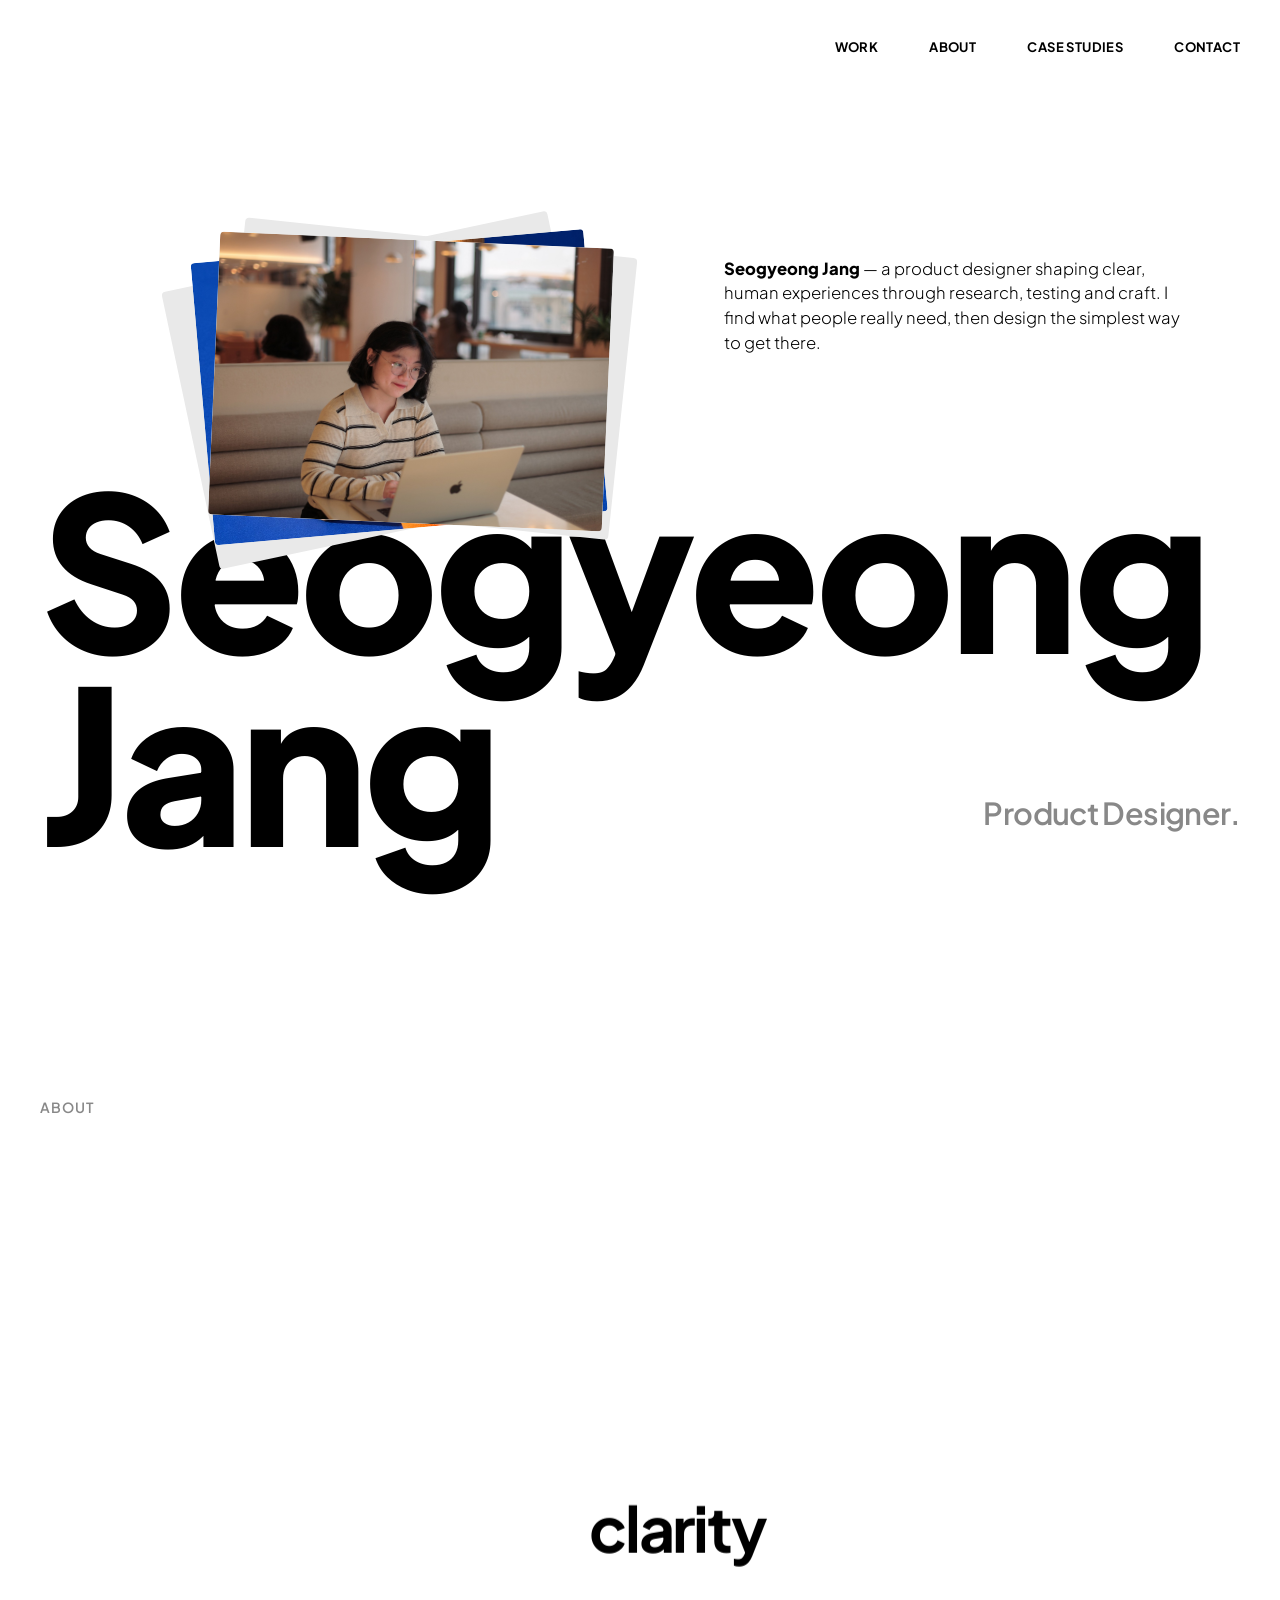
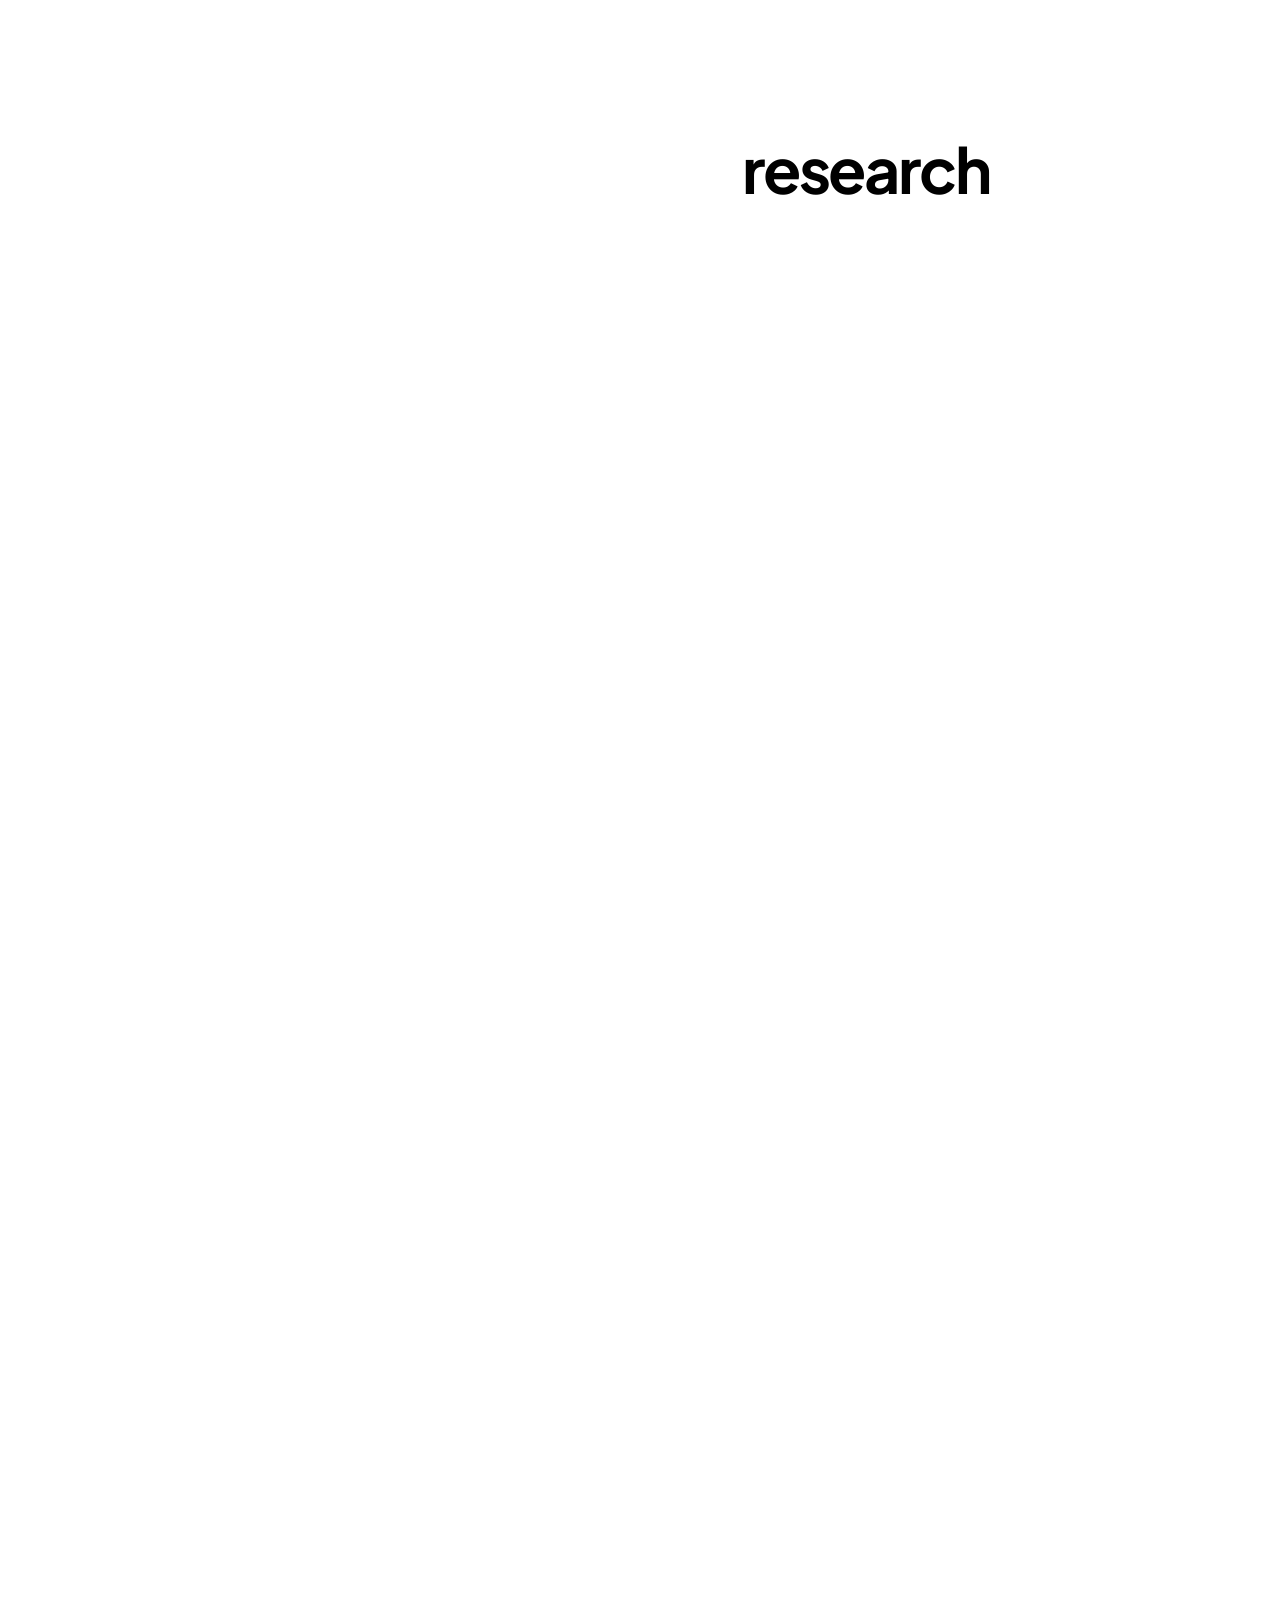
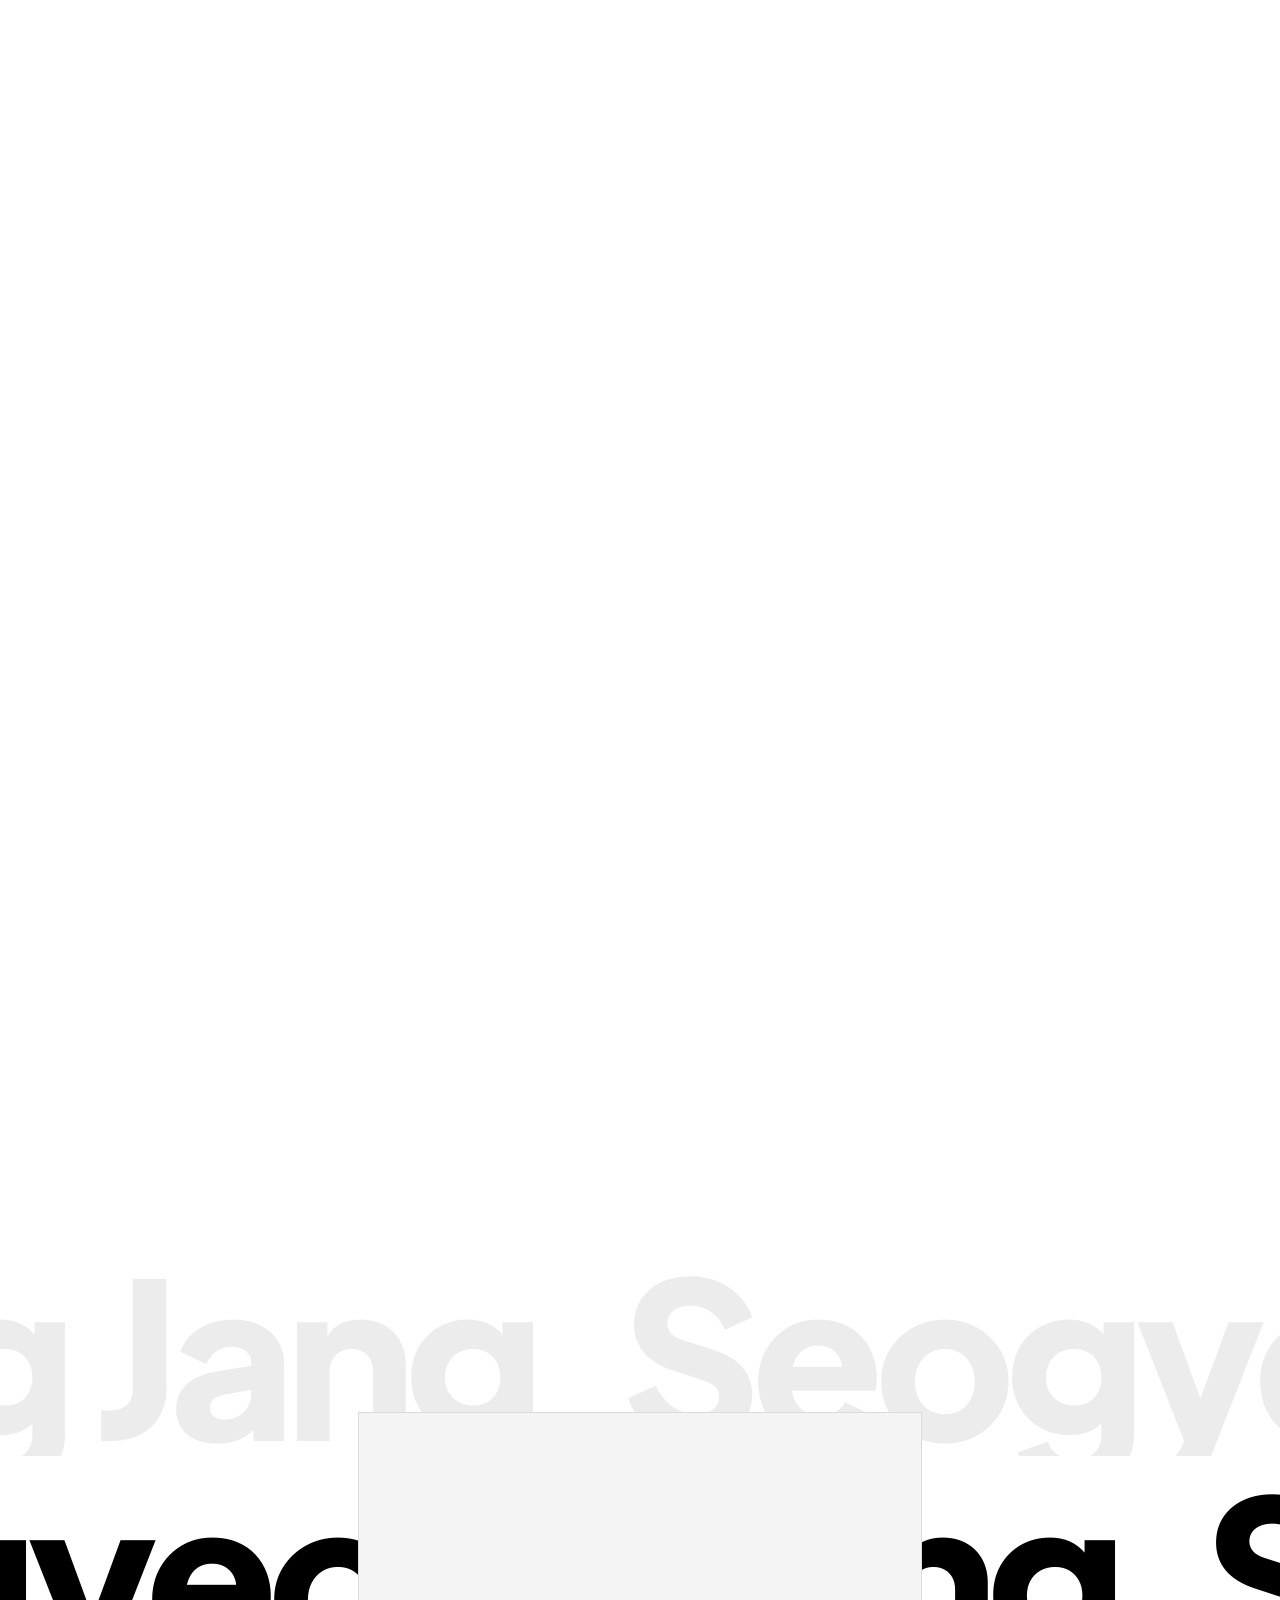
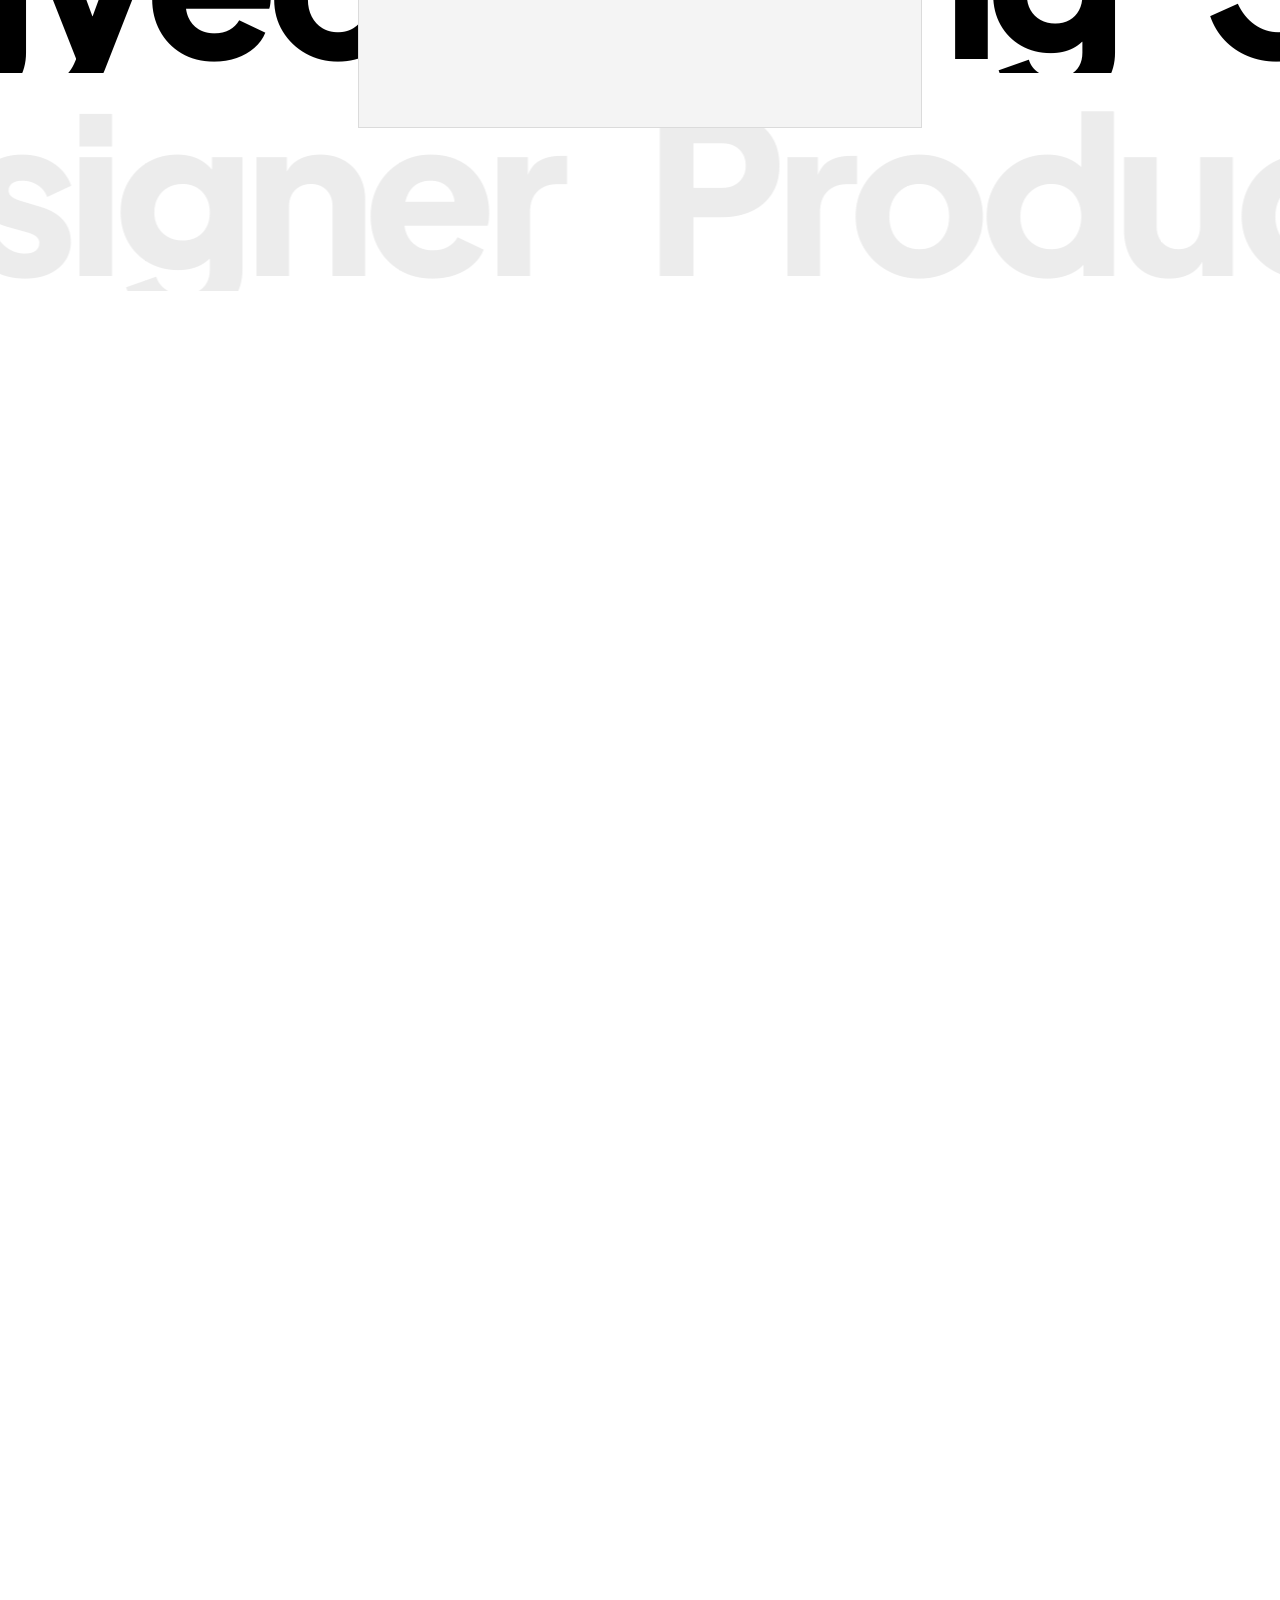
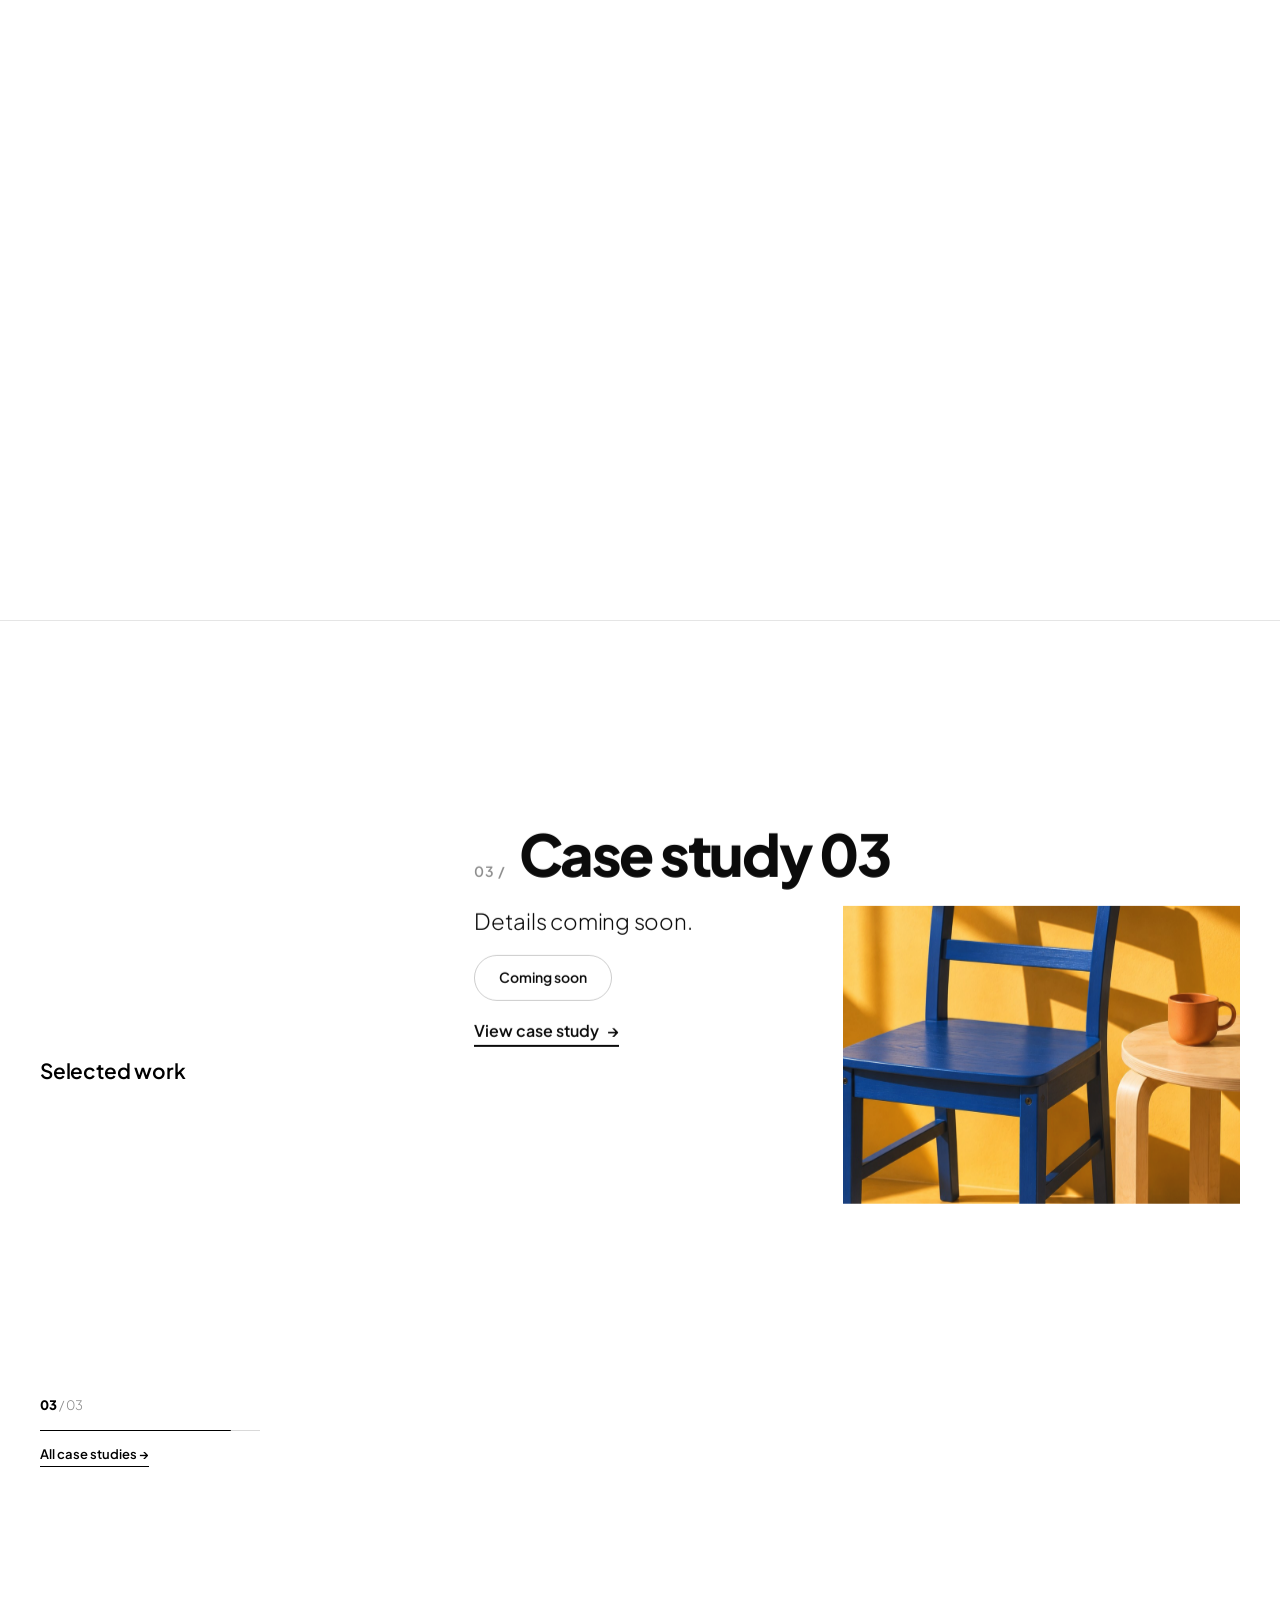
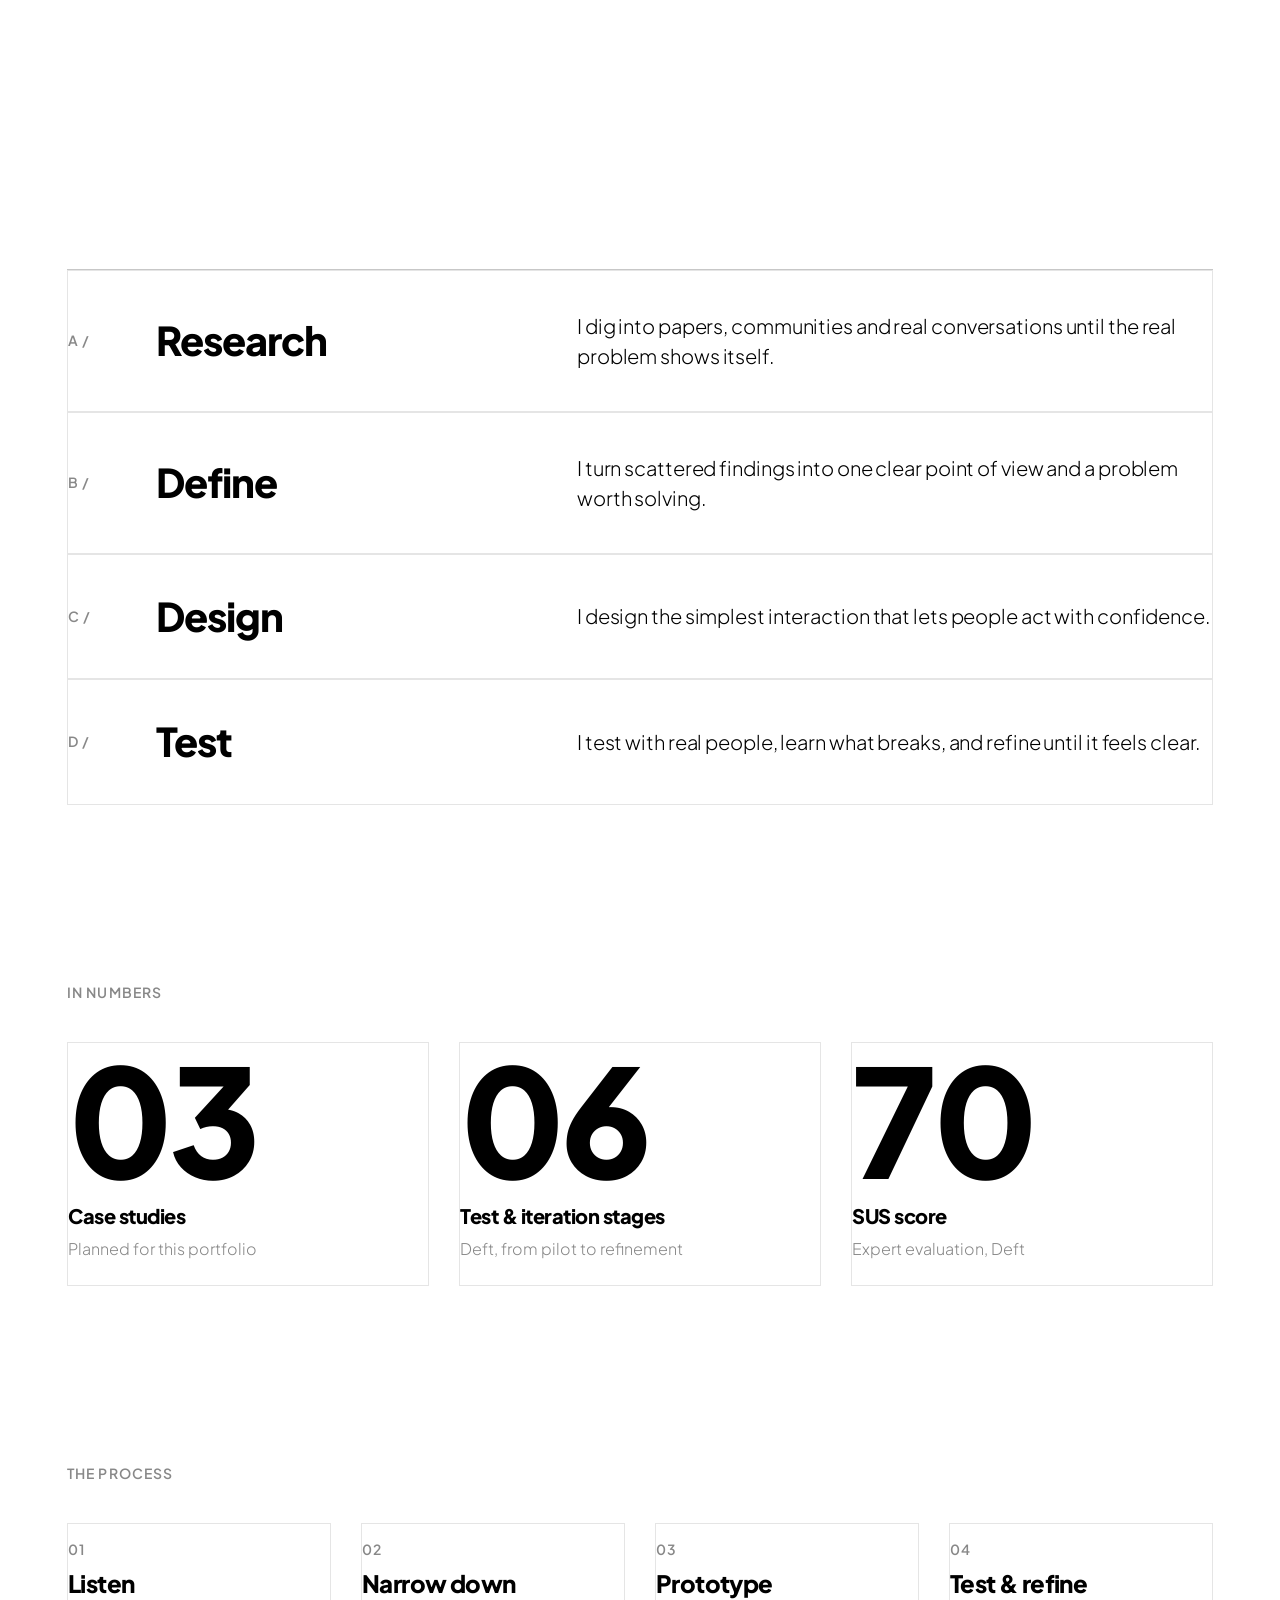
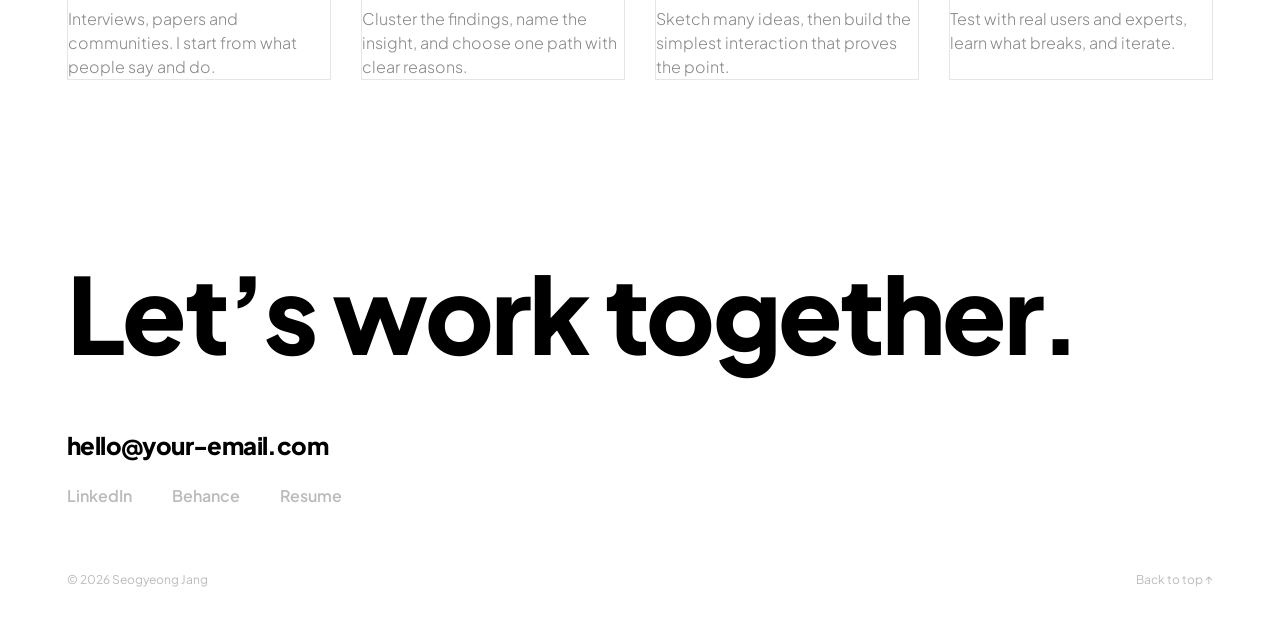
<file: index.html>
<!doctype html>
<html lang="en">
<head>
  <meta charset="utf-8">
  <meta name="viewport" content="width=device-width, initial-scale=1">
  <title>Seogyeong Jang — Product Designer</title>
  <meta name="description" content="Seogyeong Jang is a product designer shaping clear, human experiences through research, testing and craft.">
  <link rel="preconnect" href="https://fonts.googleapis.com">
  <link rel="preconnect" href="https://fonts.gstatic.com" crossorigin>
  <link href="https://fonts.googleapis.com/css2?family=Plus+Jakarta+Sans:ital,wght@0,400;0,500;0,600;0,700;1,400&display=swap" rel="stylesheet">
  <link rel="stylesheet" href="css/tokens.css">
  <link rel="stylesheet" href="css/site.css">
  <link rel="stylesheet" href="css/works.css">
  <link rel="stylesheet" href="css/mono.css">
  <script>document.documentElement.classList.add('js');try{if(sessionStorage.getItem('from')==='work'){document.documentElement.classList.add('from-work');sessionStorage.removeItem('from');}}catch(e){}</script>
</head>
<body class="home">
  <a class="skip-link t-label" href="#main">Skip to content</a>
  <div class="progress" aria-hidden="true"></div>

  <button class="menu-btn" aria-expanded="false" aria-controls="nav-links" aria-label="Open menu">MENU</button>
  <nav class="menu-panel" id="nav-links" aria-label="Primary">
    <a class="t-nav" href="index.html" aria-current="page">Home</a>
    <a class="t-nav" href="about.html">About</a>
    <a class="t-nav" href="#work">Work</a>
    <a class="t-nav" href="work.html">Case Studies</a>
    <a class="t-nav" href="#contact">Contact</a>
  </nav>

  <main id="main">
    <!-- Hero: short intro (top-left), nav (top-right), photo on a tight card pile, giant title -->
    <section class="home-hero2" aria-label="Introduction">
      <h1 class="sr-only">Seogyeong Jang — Product Designer</h1>
      <div class="hero2__top">
        <p class="home-intro"><strong>Seogyeong Jang</strong> — a product designer shaping clear, human experiences through research, testing and craft. I find what people really need, then design the simplest way to get there.</p>
        <nav class="hero2__nav" aria-label="Home sections"><a href="#work">Work</a><a href="about.html">About</a><a href="work.html">Case Studies</a><a href="#contact">Contact</a></nav>
      </div>
      <a class="pile pre intro" data-pile href="work.html" aria-label="View case studies">
        <span class="pcard pcard--b3" style="--c:#b3f4ef;--k:-.9;--i:0" aria-hidden="true"></span>
        <span class="pcard pcard--b2" style="--c:#ffe299;--k:.7;--i:1" aria-hidden="true"></span>
        <span class="pcard pcard--b1" style="--c:#1d3fd1;--k:-.5;--i:2" aria-hidden="true"><img src="img/hero-project.jpg" alt=""></span>
        <span class="pcard pcard--top" style="--k:.25;--i:3"><img src="img/profile.jpg" alt="Seogyeong Jang working on a laptop" width="1000" height="1333"></span>
      </a>
      <p class="hero2__title" aria-hidden="true"><span class="l1">Seogyeong</span><span class="l2">Jang<span class="role">Product Designer.</span></span></p>
      <p class="hero2__copy t-meta">© 2026</p>
    </section>

    
    <!-- Branding 1: words rise and settle into the About statement (scroll-linked, reversible) -->
    <section class="words" id="about" data-words aria-labelledby="about-label">
      <div class="words__stage">
        <p class="section-header__label t-overline words__label" id="about-label">About</p>
        <div class="words__scatter" aria-hidden="true"><span data-w style="--x:46%">clarity</span><span data-w style="--x:58%">research</span><span data-w style="--x:34%">curiosity</span><span data-w style="--x:64%">craft</span><span data-w style="--x:50%">design</span></div>
        <div class="words__text">
          <p class="words__statement" data-w-statement>Seogyeong Jang brings research and design together, turning complexity into clarity and curiosity into craft.</p>
          <p class="words__sub" data-w-sub>I like problems that look complicated at first. I research widely, narrow down with evidence, and keep testing until the design is clear enough for anyone to follow.</p>
        </div>
      </div>
    </section>

    <!-- Branding 2: sideways type; the centre box is intentionally empty (drop a <video> or <img> inside .reel__slot later) -->
    <section class="reel" id="reel" data-reel aria-label="Seogyeong Jang, Product Designer">
      <div class="reel__stage">
        <div class="reel__rows" aria-hidden="true">
          <div class="reel__row reel__row--echo" data-row="-1"><div><span>Seogyeong Jang</span><span>Seogyeong Jang</span><span>Seogyeong Jang</span><span>Seogyeong Jang</span><span>Seogyeong Jang</span><span>Seogyeong Jang</span><span>Seogyeong Jang</span><span>Seogyeong Jang</span></div></div>
          <div class="reel__row reel__row--main" data-row="1"><div><span>Seogyeong Jang</span><span>Seogyeong Jang</span><span>Seogyeong Jang</span><span>Seogyeong Jang</span><span>Seogyeong Jang</span><span>Seogyeong Jang</span><span>Seogyeong Jang</span><span>Seogyeong Jang</span></div></div>
          <div class="reel__row reel__row--echo" data-row="-1"><div><span>Product Designer</span><span>Product Designer</span><span>Product Designer</span><span>Product Designer</span><span>Product Designer</span><span>Product Designer</span><span>Product Designer</span><span>Product Designer</span></div></div>
        </div>
        <div class="reel__slot" data-cursor="play" data-slot="video"></div>
      </div>
    </section>

    <!-- Selected work: Möbius "Our Services" pattern. Left title stays; the three projects roll up on the right. -->
    <section class="svc" id="work" data-svc style="--n:3" aria-labelledby="work-label">
      <div class="svc__stage">
        <div class="svc__left">
          <h2 class="svc__label" id="work-label">Selected work</h2>
          <div class="svc__foot">
            <p class="svc__count"><b data-svc-no>01</b> / 03</p>
            <span class="svc__line" aria-hidden="true"><i data-svc-line></i></span>
            <a class="svc__all" href="work.html">All case studies <span aria-hidden="true">→</span></a>
          </div>
        </div>
        <div class="svc__right">
          <article class="svc__item" data-svc-i="0" aria-label="Case study 01: Deft">
            <header class="svc__head"><span class="svc__idx">01 /</span><h3>Deft</h3></header>
            <div class="svc__cols">
              <div class="svc__text">
                <p class="svc__desc">Real-time pottery biofeedback that helps stroke survivors rehab fine motor skills safely at home.</p>
                <dl class="svc__facts"><div><dt>Role</dt><dd>Lead UX/UI Designer · Solo</dd></div><div><dt>Platform</dt><dd>Tablet · Interactive concept</dd></div><div><dt>Timeline</dt><dd>Aug–Nov 2026</dd></div></dl>
                <ul class="chips"><li class="chip t-chip">Fine motor rehab</li><li class="chip t-chip">Biofeedback</li><li class="chip t-chip">Usability testing</li></ul>
                <a class="svc__link" href="case-study.html">View case study <span aria-hidden="true">→</span></a>
              </div>
              <a class="svc__media" href="case-study.html" data-cursor="view" data-tilt tabindex="-1" aria-hidden="true"><img src="img/hero-project.jpg" alt="Deft key image" ></a>
            </div>
          </article>
          <article class="svc__item" data-svc-i="1" aria-label="Case study 02: X Premium Redesign">
            <header class="svc__head"><span class="svc__idx">02 /</span><h3>X Premium Redesign</h3></header>
            <div class="svc__cols">
              <div class="svc__text">
                <p class="svc__desc">Exploring how X’s mobile experience could make Premium more relevant to people who primarily browse rather than post.</p>
                <dl class="svc__facts"><div><dt>Type</dt><dd>Independent Mobile App Redesign</dd></div><div><dt>Duration</dt><dd>8 Weeks</dd></div><div><dt>Status</dt><dd>Iterating Based on User Testing Findings</dd></div></dl>
                <ul class="chips"><li class="chip t-chip">User Research</li><li class="chip t-chip">UX/UI Design</li><li class="chip t-chip">Prototyping</li><li class="chip t-chip">Usability Testing</li></ul>
                <a class="svc__link" href="case-study-2.html">View case study <span aria-hidden="true">→</span></a>
              </div>
              <a class="svc__media" href="case-study-2.html" data-cursor="view" data-tilt tabindex="-1" aria-hidden="true"><img src="img/case-02.jpg" alt="X Premium Redesign key image" loading="lazy"></a>
            </div>
          </article>
          <article class="svc__item" data-svc-i="2" aria-label="Case study 03: Case study 03">
            <header class="svc__head"><span class="svc__idx">03 /</span><h3>Case study 03</h3></header>
            <div class="svc__cols">
              <div class="svc__text">
                <p class="svc__desc">Details coming soon.</p>
                
                <ul class="chips"><li class="chip t-chip">Coming soon</li></ul>
                <a class="svc__link" href="case-study-3.html">View case study <span aria-hidden="true">→</span></a>
              </div>
              <a class="svc__media" href="case-study-3.html" data-cursor="view" data-tilt tabindex="-1" aria-hidden="true"><img src="img/case-03.jpg" alt="Case study 03 key image" loading="lazy"></a>
            </div>
          </article>
        </div>
      </div>
    </section>

    <!-- What I do -->
    <section class="section section--band" aria-labelledby="do-label">
      <div class="container">
        <p class="section-header__label t-overline" id="do-label" data-reveal>What I do</p>
        <div class="do-list">
          <div class="do-row" data-reveal><span class="do-row__idx t-overline">A /</span><h2 class="do-row__title">Research</h2><p class="do-row__text t-body-lg">I dig into papers, communities and real conversations until the real problem shows itself.</p></div>
          <div class="do-row" data-reveal><span class="do-row__idx t-overline">B /</span><h2 class="do-row__title">Define</h2><p class="do-row__text t-body-lg">I turn scattered findings into one clear point of view and a problem worth solving.</p></div>
          <div class="do-row" data-reveal><span class="do-row__idx t-overline">C /</span><h2 class="do-row__title">Design</h2><p class="do-row__text t-body-lg">I design the simplest interaction that lets people act with confidence.</p></div>
          <div class="do-row" data-reveal><span class="do-row__idx t-overline">D /</span><h2 class="do-row__title">Test</h2><p class="do-row__text t-body-lg">I test with real people, learn what breaks, and refine until it feels clear.</p></div>
        </div>
      </div>
    </section>

    <!-- In numbers -->
    <section class="section" aria-labelledby="num-label">
      <div class="container">
        <p class="section-header__label t-overline" id="num-label" data-reveal>In numbers</p>
        <ul class="num-grid">
          <li class="num" data-reveal><span class="num__value">03</span><span class="num__label t-h2">Case studies</span><span class="num__note t-body-sm">Planned for this portfolio</span></li>
          <li class="num" data-reveal style="--reveal-delay:80ms"><span class="num__value">06</span><span class="num__label t-h2">Test &amp; iteration stages</span><span class="num__note t-body-sm">Deft, from pilot to refinement</span></li>
          <li class="num" data-reveal style="--reveal-delay:160ms"><span class="num__value">70</span><span class="num__label t-h2">SUS score</span><span class="num__note t-body-sm">Expert evaluation, Deft</span></li>
        </ul>
      </div>
    </section>


    <!-- Process -->
    <section class="section section--band" id="process" aria-labelledby="proc-label">
      <div class="container">
        <p class="section-header__label t-overline" id="proc-label" data-reveal>The process</p>
        <ol class="proc-grid">
          <li class="proc" data-reveal><span class="t-overline">01</span><h3 class="t-card">Listen</h3><p class="t-body-sm">Interviews, papers and communities. I start from what people say and do.</p></li>
          <li class="proc" data-reveal style="--reveal-delay:70ms"><span class="t-overline">02</span><h3 class="t-card">Narrow down</h3><p class="t-body-sm">Cluster the findings, name the insight, and choose one path with clear reasons.</p></li>
          <li class="proc" data-reveal style="--reveal-delay:140ms"><span class="t-overline">03</span><h3 class="t-card">Prototype</h3><p class="t-body-sm">Sketch many ideas, then build the simplest interaction that proves the point.</p></li>
          <li class="proc" data-reveal style="--reveal-delay:210ms"><span class="t-overline">04</span><h3 class="t-card">Test &amp; refine</h3><p class="t-body-sm">Test with real users and experts, learn what breaks, and iterate.</p></li>
        </ol>
      </div>
    </section>
  </main>

  <footer class="home-footer" id="contact">
    <div class="container">
      <p class="home-footer__big" data-reveal>Let’s work together.</p>
      <p class="t-card home-footer__mail">hello@your-email.com</p>
      <div class="home-footer__links t-nav"><a href="#">LinkedIn</a><a href="#">Behance</a><a href="#">Resume</a></div>
      <div class="home-footer__meta t-meta"><span>© 2026 Seogyeong Jang</span><a href="#main">Back to top ↑</a></div>
    </div>
  </footer>
  <script src="js/main.js" defer></script>
  <script src="js/works.js" defer></script>
</body>
</html>
</file>
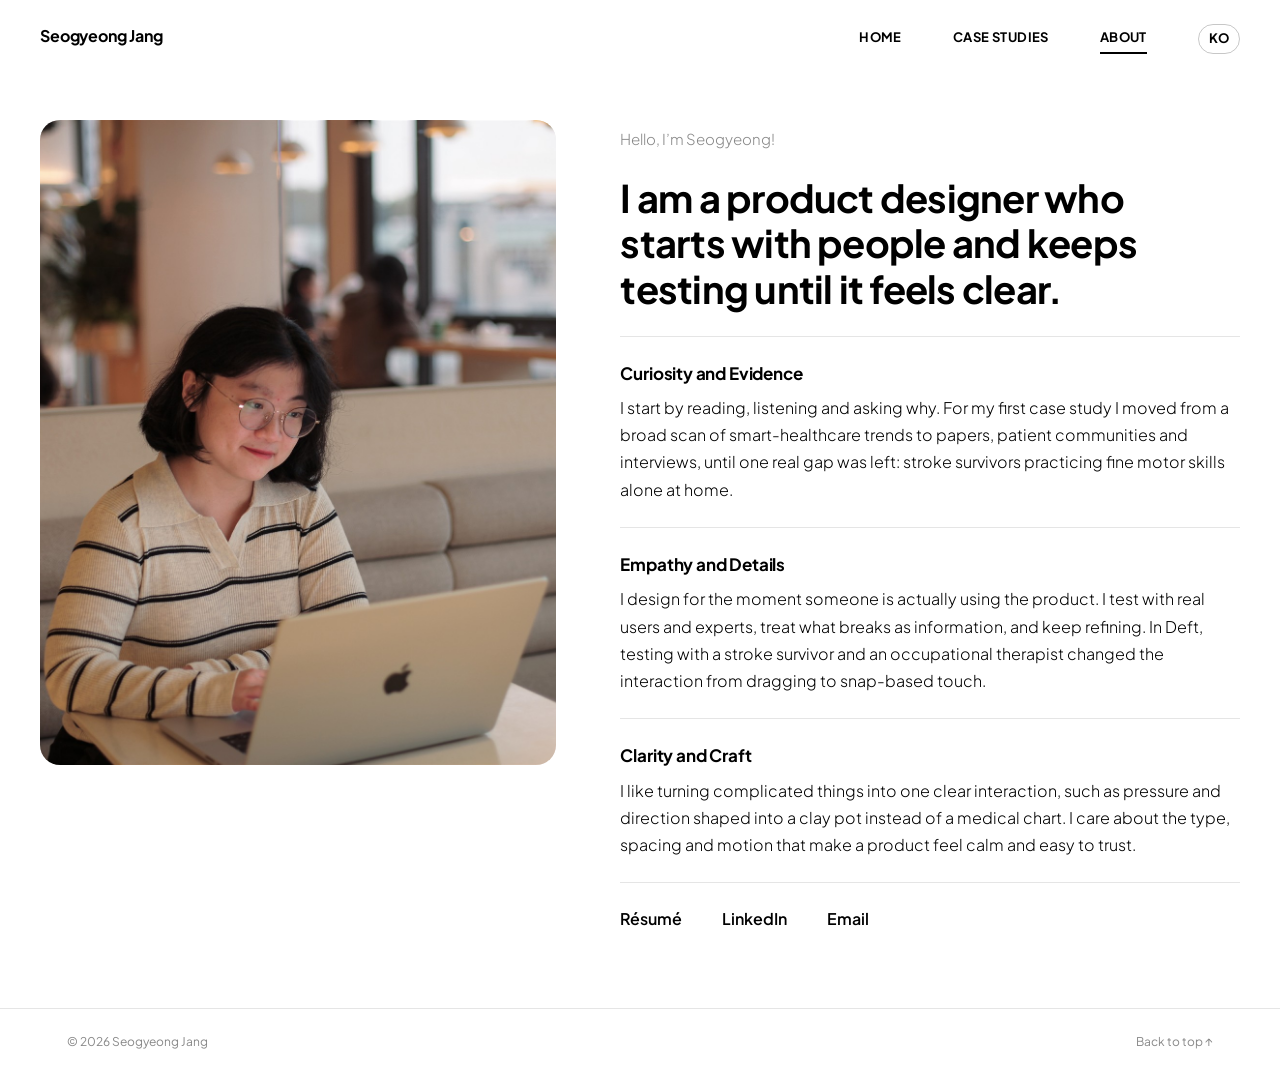
<file: about.html>
<!doctype html>
<html lang="en">
<head>
  <meta charset="utf-8">
  <meta name="viewport" content="width=device-width, initial-scale=1">
  <title>About — Seogyeong Jang</title>
  <meta name="description" content="About Seogyeong Jang, a product designer who starts with people and keeps testing until it feels clear.">
  <link rel="preconnect" href="https://fonts.googleapis.com">
  <link rel="preconnect" href="https://fonts.gstatic.com" crossorigin>
  <link href="https://fonts.googleapis.com/css2?family=Plus+Jakarta+Sans:ital,wght@0,400;0,500;0,600;0,700;1,400&display=swap" rel="stylesheet">
  <link rel="stylesheet" href="css/tokens.css">
  <link rel="stylesheet" href="css/site.css">
  <link rel="stylesheet" href="css/mono.css">
  <script>document.documentElement.classList.add('js');</script>
</head>
<body class="about-page">
  <a class="skip-link t-label" href="#main">Skip to content</a>

  <header class="work-top">
    <a class="work-brand" href="index.html">Seogyeong Jang</a>
    <nav class="work-nav" aria-label="Primary">
      <a href="index.html">Home</a>
      <a href="work.html">Case Studies</a>
      <a href="about.html" aria-current="page">About</a>
      <button class="lang-btn" type="button" data-lang-toggle aria-label="Switch language">KO</button>
    </nav>
  </header>

  <main id="main">
    <div class="about">
      <figure class="about__photo" data-reveal>
        <img src="img/profile.jpg" alt="Seogyeong Jang working on a laptop" width="1000" height="1333">
      </figure>

      <div class="about__text">
        <p class="about__hello" data-reveal data-en="Hello, I’m Seogyeong!" data-ko="안녕하세요, 장서경입니다!">Hello, I’m Seogyeong!</p>
        <h1 class="about__lead" data-reveal style="--reveal-delay:60ms" data-en="I am a product designer who starts with people and keeps testing until it feels clear." data-ko="저는 사람에게서 출발해, 명확하게 느껴질 때까지 테스트하는 프로덕트 디자이너입니다.">I am a product designer who starts with people and keeps testing until it feels clear.</h1>

        <section class="about__block" data-reveal style="--reveal-delay:100ms">
          <h2 class="about__title" data-en="Curiosity and Evidence" data-ko="호기심과 근거">Curiosity and Evidence</h2>
          <p class="about__p" data-en="I start by reading, listening and asking why. For my first case study I moved from a broad scan of smart-healthcare trends to papers, patient communities and interviews, until one real gap was left: stroke survivors practicing fine motor skills alone at home." data-ko="저는 읽고, 듣고, 왜인지 묻는 일에서 시작합니다. 첫 번째 케이스 스터디에서는 스마트 헬스케어 트렌드를 넓게 훑는 데서 출발해 논문, 환자 커뮤니티, 인터뷰를 거치며 하나의 진짜 틈이 남을 때까지 좁혔습니다. 퇴원 후 집에서 혼자 손가락 재활을 하는 뇌졸중 환자였습니다.">I start by reading, listening and asking why. For my first case study I moved from a broad scan of smart-healthcare trends to papers, patient communities and interviews, until one real gap was left: stroke survivors practicing fine motor skills alone at home.</p>
        </section>

        <section class="about__block" data-reveal style="--reveal-delay:140ms">
          <h2 class="about__title" data-en="Empathy and Details" data-ko="공감과 디테일">Empathy and Details</h2>
          <p class="about__p" data-en="I design for the moment someone is actually using the product. I test with real users and experts, treat what breaks as information, and keep refining. In Deft, testing with a stroke survivor and an occupational therapist changed the interaction from dragging to snap-based touch." data-ko="저는 누군가가 제품을 실제로 쓰는 그 순간을 위해 디자인합니다. 실제 사용자와 전문가에게 테스트하고, 깨지는 지점을 정보로 받아들이며 계속 다듬습니다. Deft에서는 뇌졸중 경험자와 작업치료사 테스트를 거치며 상호작용을 드래그에서 스냅 기반 터치로 바꿨습니다.">I design for the moment someone is actually using the product. I test with real users and experts, treat what breaks as information, and keep refining. In Deft, testing with a stroke survivor and an occupational therapist changed the interaction from dragging to snap-based touch.</p>
        </section>

        <section class="about__block" data-reveal style="--reveal-delay:180ms">
          <h2 class="about__title" data-en="Clarity and Craft" data-ko="명료함과 완성도">Clarity and Craft</h2>
          <p class="about__p" data-en="I like turning complicated things into one clear interaction, such as pressure and direction shaped into a clay pot instead of a medical chart. I care about the type, spacing and motion that make a product feel calm and easy to trust." data-ko="복잡한 것을 하나의 명확한 인터랙션으로 바꾸는 일을 좋아합니다. 의료 그래프 대신 압력과 방향이 도자기 모양으로 빚어지는 것처럼요. 제품이 차분하고 믿음직하게 느껴지도록 글자, 간격, 모션을 세심하게 다룹니다.">I like turning complicated things into one clear interaction, such as pressure and direction shaped into a clay pot instead of a medical chart. I care about the type, spacing and motion that make a product feel calm and easy to trust.</p>
        </section>
        <!-- TODO (author): add real background here (education, experience, interests, leadership) as a fourth block. -->

        <ul class="about__links" data-reveal style="--reveal-delay:220ms">
          <li><a class="t-nav" href="#" data-en="Résumé" data-ko="이력서">Résumé</a></li>
          <li><a class="t-nav" href="#">LinkedIn</a></li>
          <li><a class="t-nav" href="mailto:hello@your-email.com" data-en="Email" data-ko="이메일">Email</a></li>
        </ul>
      </div>
    </div>
  </main>

  <footer class="site-footer--simple">
    <div class="container t-meta"><span>© 2026 Seogyeong Jang</span><a href="#main" class="t-meta" data-en="Back to top ↑" data-ko="맨 위로 ↑">Back to top ↑</a></div>
  </footer>
  <script src="js/main.js" defer></script>
  <script src="js/about.js" defer></script>
</body>
</html>
</file>
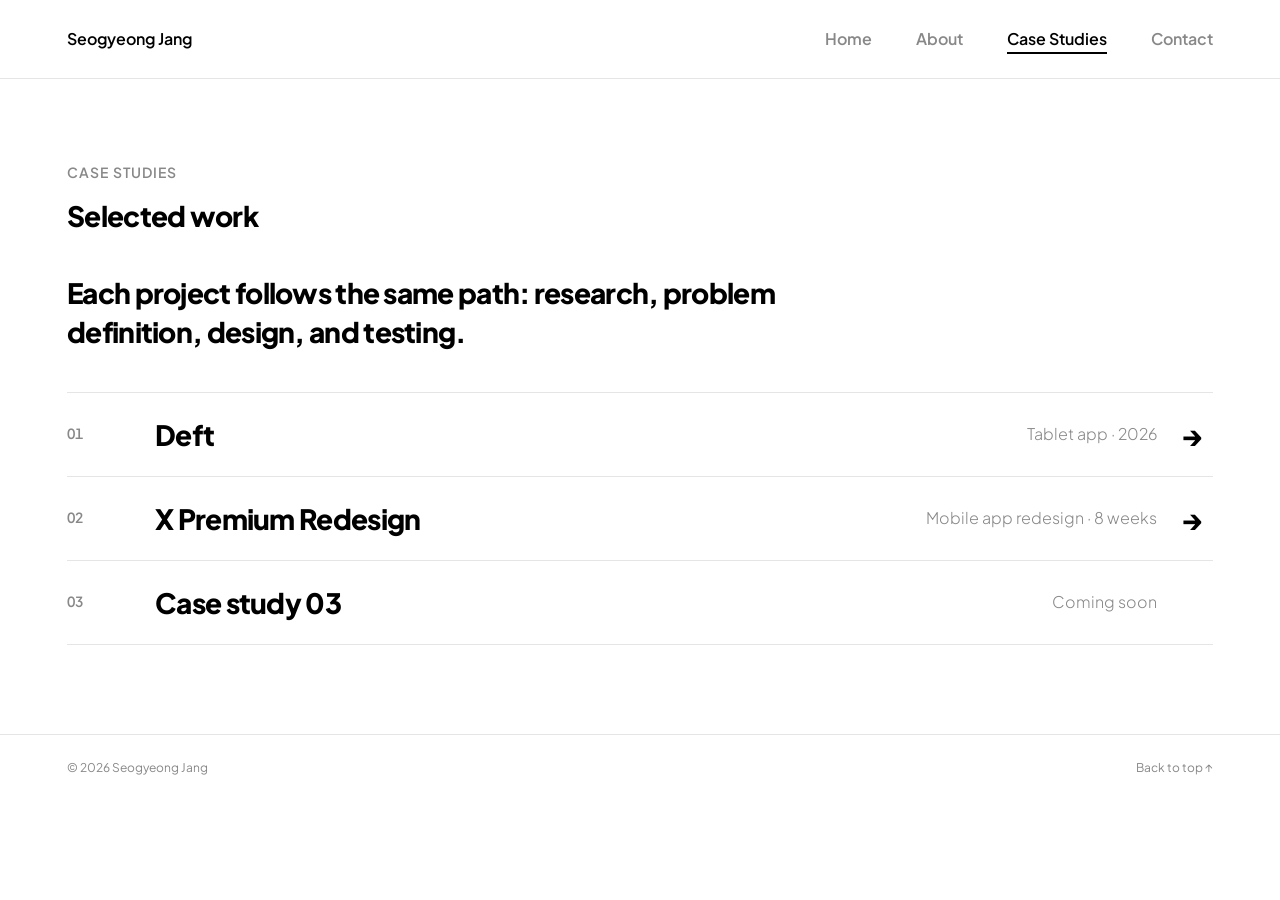
<file: case-studies.html>
<!doctype html>
<html lang="en">
<head>
  <meta charset="utf-8">
  <meta name="viewport" content="width=device-width, initial-scale=1">
  <title>Case Studies — Seogyeong Jang</title>
  <meta name="description" content="Selected UX/UI case studies.">
  <link rel="preconnect" href="https://fonts.googleapis.com">
  <link rel="preconnect" href="https://fonts.gstatic.com" crossorigin>
  <link href="https://fonts.googleapis.com/css2?family=Plus+Jakarta+Sans:ital,wght@0,400;0,500;0,600;0,700;1,400&display=swap" rel="stylesheet">
  <link rel="stylesheet" href="css/tokens.css">
  <link rel="stylesheet" href="css/site.css">
  <link rel="stylesheet" href="css/mono.css">
  <script>document.documentElement.classList.add('js');</script>
</head>
<body>
  <a class="skip-link t-label" href="#main">Skip to content</a>
  <div class="progress" aria-hidden="true"></div>

  <header class="site-header">
    <nav class="container nav" aria-label="Primary">
      <a class="nav__brand t-nav" href="index.html">Seogyeong Jang</a>
      <button class="nav__toggle" aria-expanded="false" aria-controls="nav-links" aria-label="Open menu"><span></span></button>
      <div class="nav__links" id="nav-links">
        <a class="nav__link t-nav" href="index.html">Home</a>
        <a class="nav__link t-nav" href="about.html">About</a>
        <a class="nav__link t-nav" href="case-studies.html" aria-current="page">Case Studies</a>
        <a class="nav__link t-nav" href="#">Contact</a>
      </div>
    </nav>
  </header>

  <main id="main">
    <section class="hero" aria-labelledby="list-title">
      <div class="container section__inner">
        <div class="section-header" data-reveal>
          <p class="section-header__label t-overline">Case studies</p>
          <h1 class="section-header__title t-h1" id="list-title">Selected work</h1>
        </div>
        <p class="statement t-display-statement" data-reveal style="--reveal-delay:80ms">Each project follows the same path: research, problem definition, design, and testing.</p>
        <div class="plist" data-plist data-reveal style="--reveal-delay:120ms">
          <a class="plist__row" href="case-study.html" data-preview-badge="Case study 01" data-preview-title="Deft" data-preview-text="Real-time pottery biofeedback that helps stroke survivors rehab fine motor skills safely at home." data-preview-tags="Fine motor rehab · Biofeedback · Usability testing" data-preview-cta="View case study">
            <span class="plist__num t-label">01</span>
            <span class="plist__title t-h1">Deft</span>
            <span class="plist__meta t-body-sm">Tablet app · 2026</span>
            <span class="plist__arrow t-h1" aria-hidden="true">→</span>
          </a>
          <a class="plist__row" href="case-study-2.html" data-preview-badge="Case study 02" data-preview-title="X Premium Redesign" data-preview-text="Exploring how X’s mobile experience could make Premium more relevant to people who primarily browse rather than post.">
            <span class="plist__num t-label">02</span>
            <span class="plist__title t-h1">X Premium Redesign</span>
            <span class="plist__meta t-body-sm">Mobile app redesign · 8 weeks</span>
            <span class="plist__arrow t-h1" aria-hidden="true">→</span>
          </a>
          <div class="plist__row is-soon" data-preview-badge="Coming soon" data-preview-title="Case study 03" data-preview-text="A new case study is on its way.">
            <span class="plist__num t-label">03</span>
            <span class="plist__title t-h1">Case study 03</span>
            <span class="plist__meta t-body-sm">Coming soon</span>
            <span></span>
          </div>
        </div>
      </div>
    </section>
  </main>

  <footer class="site-footer--simple">
    <div class="container t-meta"><span>© 2026 Seogyeong Jang</span><a href="#top" class="t-meta">Back to top ↑</a></div>
  </footer>
  <script src="js/main.js" defer></script>
</body>
</html>
</file>
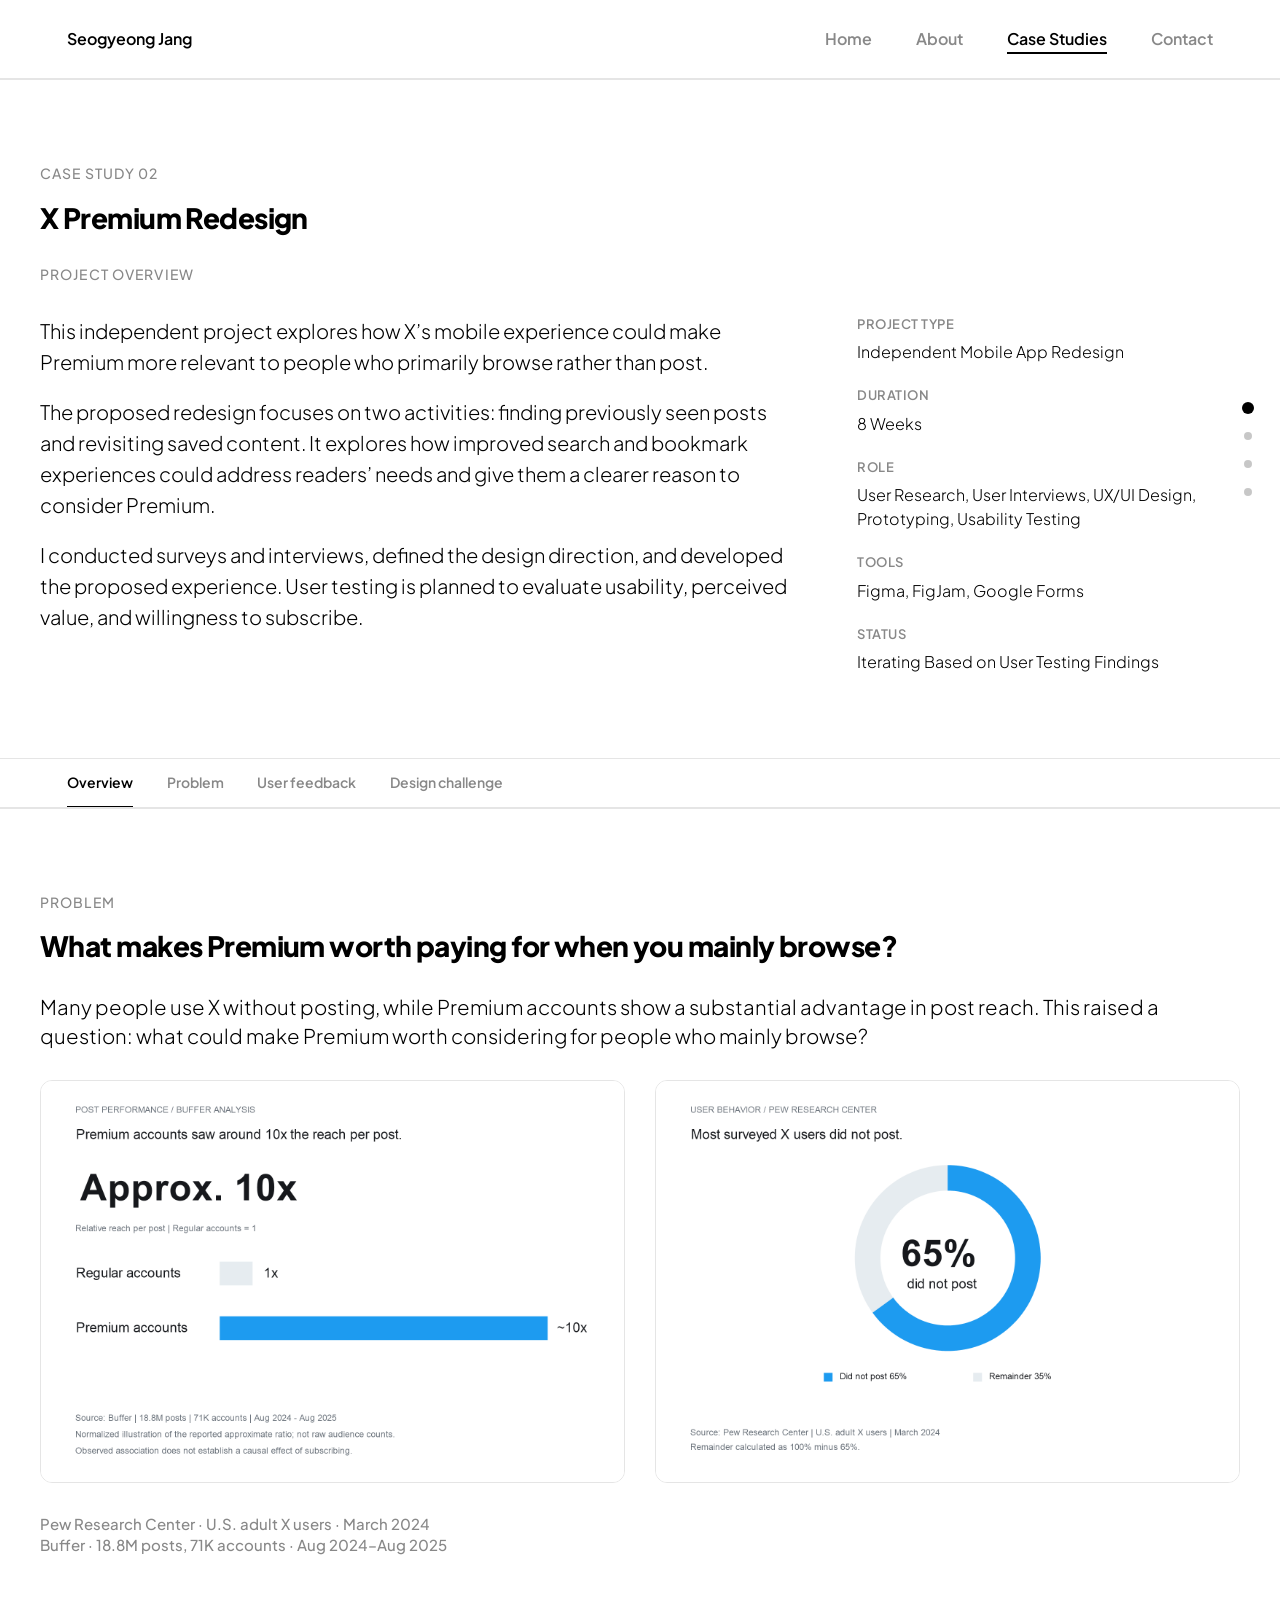
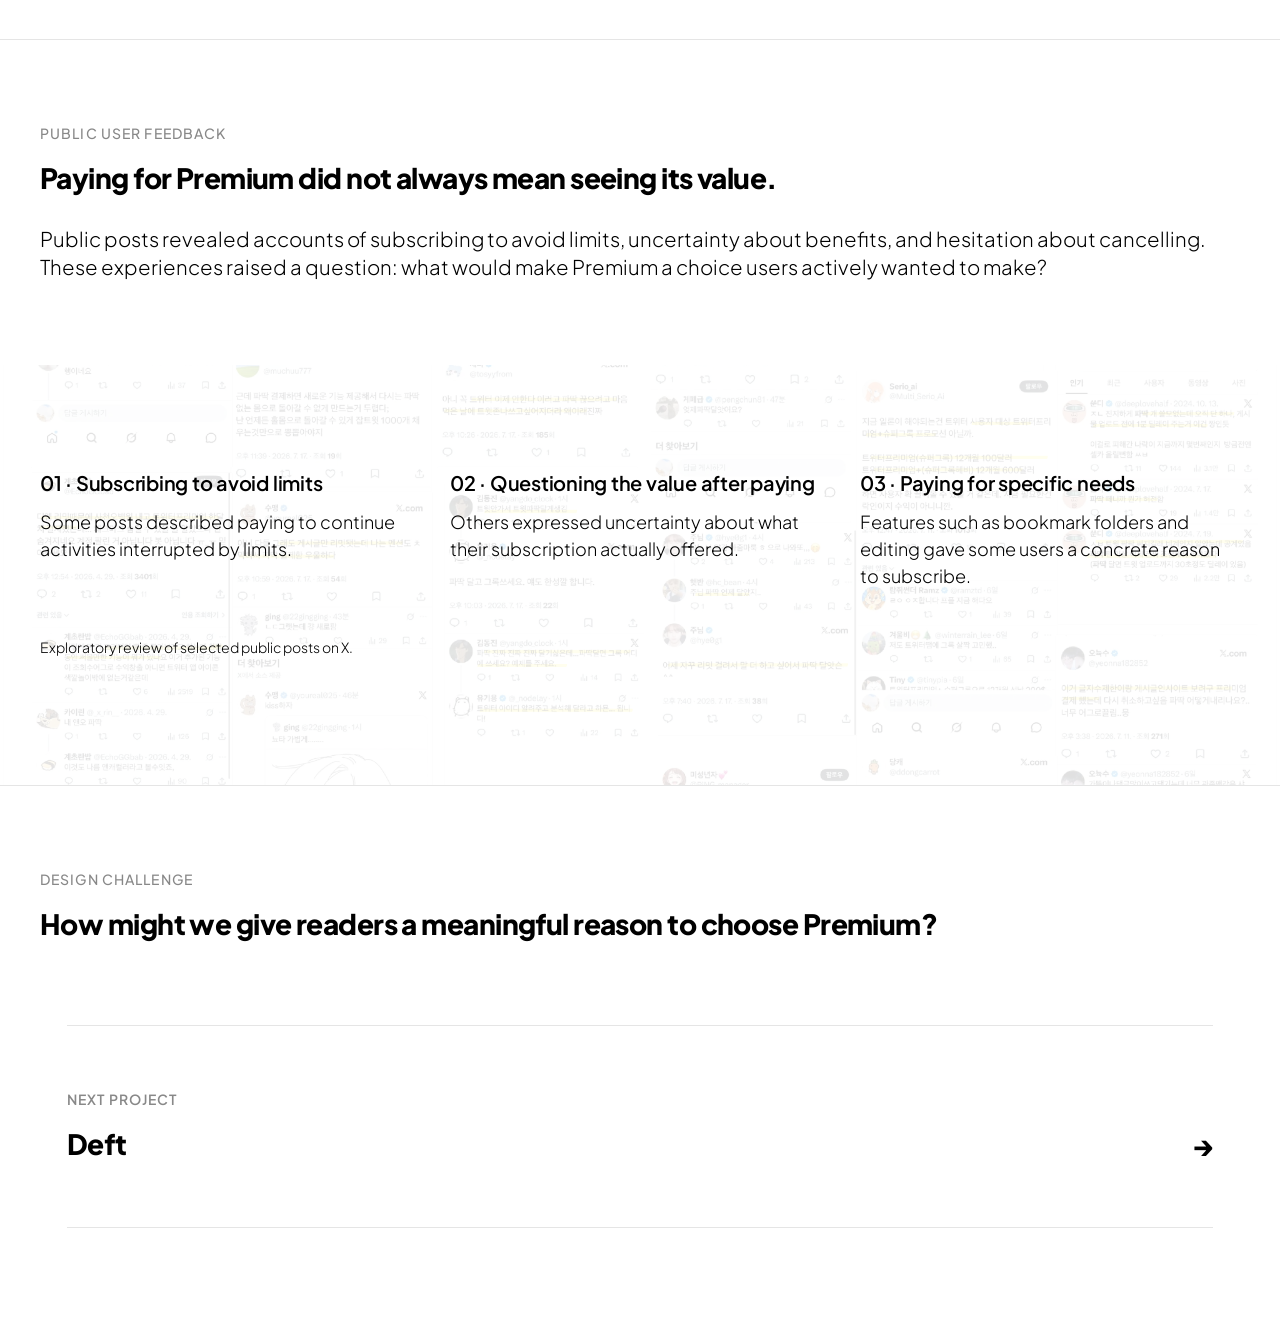
<file: case-study-2.html>
<!doctype html>
<html lang="en">
<head>
  <meta charset="utf-8">
  <meta name="viewport" content="width=device-width, initial-scale=1">
  <title>X Premium Redesign — Case Study</title>
  <meta name="description" content="This independent project explores how X’s mobile experience could make Premium more relevant to people who primarily browse rather than post.">
  <link rel="preconnect" href="https://fonts.googleapis.com">
  <link rel="preconnect" href="https://fonts.gstatic.com" crossorigin>
  <link href="https://fonts.googleapis.com/css2?family=Plus+Jakarta+Sans:ital,wght@0,400;0,500;0,600;0,700;1,400&display=swap" rel="stylesheet">
  <link rel="stylesheet" href="css/tokens.css">
  <link rel="stylesheet" href="css/site.css">
  <link rel="stylesheet" href="css/ver7.css">
  <link rel="stylesheet" href="css/mono.css">
  <script>document.documentElement.classList.add('js');</script>
</head>
<body>
  <a class="skip-link t-label" href="#main">Skip to content</a>
  <div class="progress" aria-hidden="true"></div>

  <!-- Header -->
  <header class="site-header">
    <nav class="container nav" aria-label="Primary">
      <a class="nav__brand t-nav" href="index.html">Seogyeong Jang</a>
      <button class="nav__toggle" aria-expanded="false" aria-controls="nav-links" aria-label="Open menu"><span></span></button>
      <div class="nav__links" id="nav-links">
        <a class="nav__link t-nav" href="index.html">Home</a>
        <a class="nav__link t-nav" href="about.html">About</a>
        <a class="nav__link t-nav" href="work.html" aria-current="page">Case Studies</a>
        <a class="nav__link t-nav" href="index.html#contact">Contact</a>
      </div>
    </nav>
  </header>

  <main id="main" class="v7">

    <section class="v7-sec v7-bg-white" id="overview" data-section="Overview" aria-labelledby="overview-t">
      <div class="v7-in">
      <div class="v7-head" data-reveal><p class="v7-eyebrow">Case study 02</p><h1 class="v7-title" id="overview-t">X Premium Redesign</h1></div>
      <p class="v7-eyebrow" data-reveal>PROJECT OVERVIEW</p>
      <div class="cs2-ov" data-reveal>
        <div class="cs2-ov__copy"><p>This independent project explores how X’s mobile experience could make Premium more relevant to people who primarily browse rather than post.</p><p>The proposed redesign focuses on two activities: finding previously seen posts and revisiting saved content. It explores how improved search and bookmark experiences could address readers’ needs and give them a clearer reason to consider Premium.</p><p>I conducted surveys and interviews, defined the design direction, and developed the proposed experience. User testing is planned to evaluate usability, perceived value, and willingness to subscribe.</p></div>
        <dl class="cs2-ov__meta"><div><dt>PROJECT TYPE</dt><dd>Independent Mobile App Redesign</dd></div><div><dt>DURATION</dt><dd>8 Weeks</dd></div><div><dt>ROLE</dt><dd>User Research, User Interviews, UX/UI Design, Prototyping, Usability Testing</dd></div><div><dt>TOOLS</dt><dd>Figma, FigJam, Google Forms</dd></div><div><dt>STATUS</dt><dd>Iterating Based on User Testing Findings</dd></div></dl>
      </div></div>
    </section>

    <section class="v7-sec v7-bg-green" id="problem" data-section="Problem" aria-labelledby="problem-t">
      <div class="v7-in">
      <div class="v7-head" data-reveal><p class="v7-eyebrow">PROBLEM</p><h2 class="v7-title" id="problem-t">What makes Premium worth paying for when you mainly browse?</h2></div>
      <p class="v7-lead" data-reveal>Many people use X without posting, while Premium accounts show a substantial advantage in post reach. This raised a question: what could make Premium worth considering for people who mainly browse?</p>
      <div class="cs2-pair" data-reveal>
        <figure class="v7-fig"><img src="img/v2/buffer-reach.png" alt="Buffer analysis: Premium accounts saw around 10x the reach per post of regular accounts" loading="lazy"></figure>
        <figure class="v7-fig"><img src="img/v2/pew-nonposting.png" alt="Pew Research Center: 65% of surveyed X users did not post" loading="lazy"></figure>
      </div>
      <p class="v7-cap" data-reveal>Pew Research Center · U.S. adult X users · March 2024<br>Buffer · 18.8M posts, 71K accounts · Aug 2024–Aug 2025</p></div>
    </section>

    <section class="v7-sec v7-bg-white" id="feedback" data-section="User feedback" aria-labelledby="feedback-t">
      <div class="v7-in">
      <div class="v7-head" data-reveal><p class="v7-eyebrow">PUBLIC USER FEEDBACK</p><h2 class="v7-title" id="feedback-t">Paying for Premium did not always mean seeing its value.</h2></div>
      <p class="v7-lead" data-reveal>Public posts revealed accounts of subscribing to avoid limits, uncertainty about benefits, and hesitation about cancelling. These experiences raised a question: what would make Premium a choice users actively wanted to make?</p></div>
    </section>
    <section class="cs2-band" aria-label="Public posts: three observations">
      <img src="img/v2/public-posts.png" alt="" loading="lazy">
      <div class="cs2-band__dim"></div>
      <div class="cs2-band__in">
        <div class="cs2-band__obs" data-reveal><div><h3>01 · Subscribing to avoid limits</h3><p>Some posts described paying to continue activities interrupted by limits.</p></div><div><h3>02 · Questioning the value after paying</h3><p>Others expressed uncertainty about what their subscription actually offered.</p></div><div><h3>03 · Paying for specific needs</h3><p>Features such as bookmark folders and editing gave some users a concrete reason to subscribe.</p></div></div>
        <p class="cs2-band__cap">Exploratory review of selected public posts on X.</p>
      </div>
    </section>

    <section class="v7-sec v7-bg-green" id="challenge" data-section="Design challenge" aria-labelledby="challenge-t">
      <div class="v7-in">
      <div class="v7-head" data-reveal><p class="v7-eyebrow">DESIGN CHALLENGE</p><h2 class="v7-title" id="challenge-t">How might we give readers a meaningful reason to choose Premium?</h2></div></div>
    </section>
  </main>

  <footer class="site-footer">
    <div class="container">
      <a class="next" href="case-study.html" aria-label="Next project: Deft">
        <span class="next__label t-overline">Next project</span>
        <span class="next__row"><span class="next__title t-h1">Deft</span><span class="next__arrow t-h1" aria-hidden="true">→</span></span>
      </a>
    </div>
  </footer>

  <script src="js/main.js" defer></script>
</body>
</html>
</file>
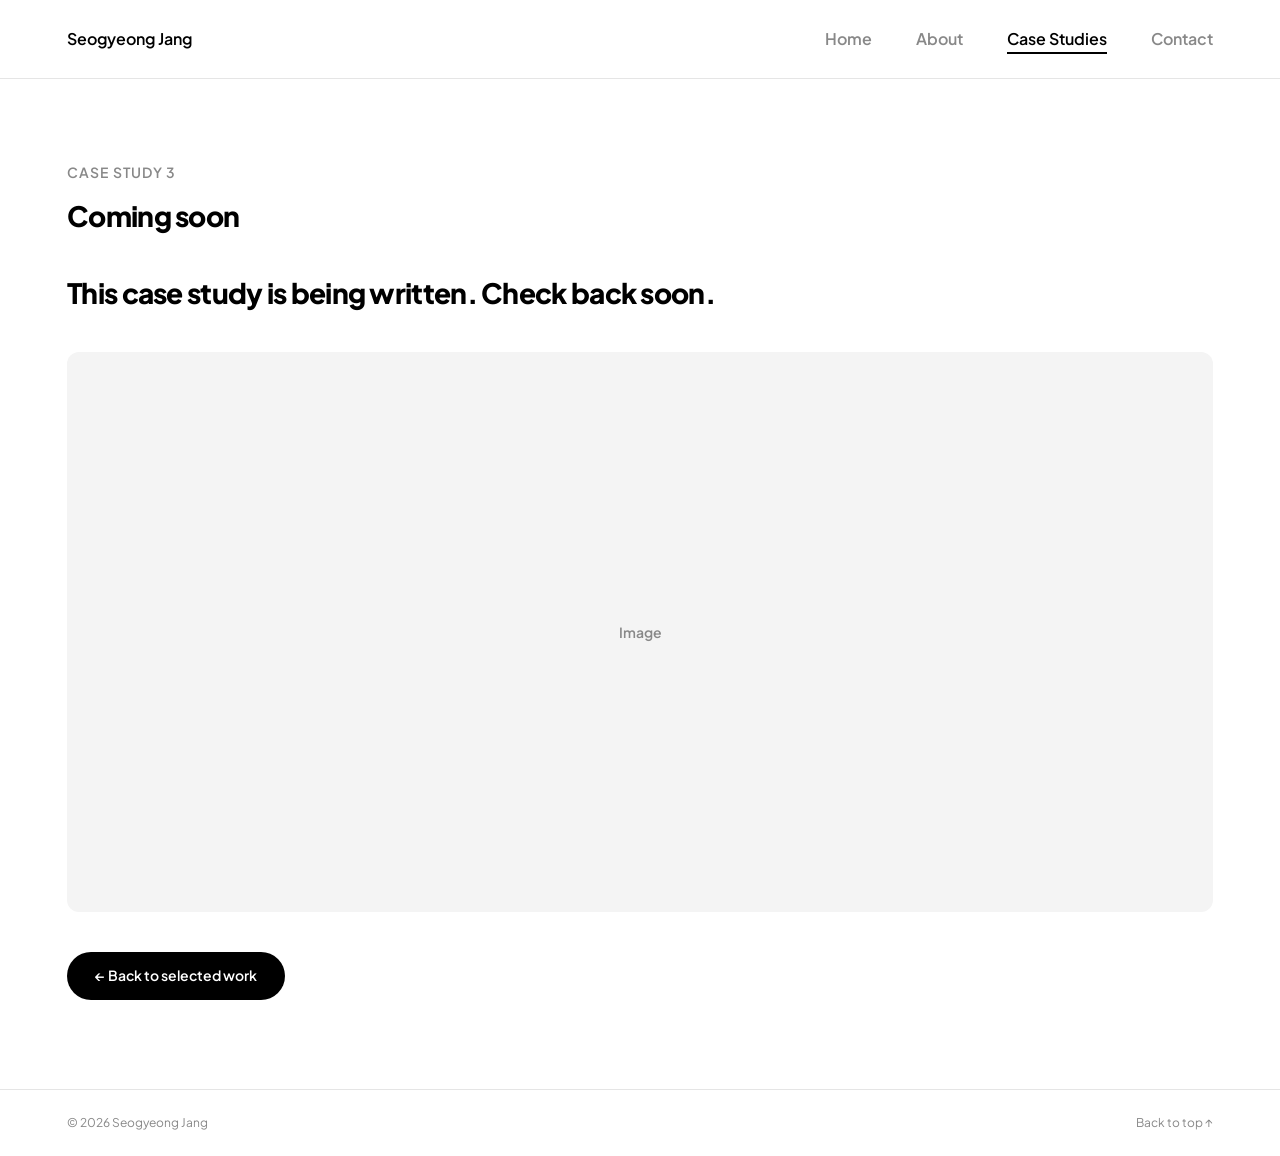
<file: case-study-3.html>
<!doctype html>
<html lang="en">
<head>
  <meta charset="utf-8">
  <meta name="viewport" content="width=device-width, initial-scale=1">
  <title>Case study 3 — Seogyeong Jang</title>
  <meta name="description" content="Case study 3 by Seogyeong Jang. Coming soon.">
  <link rel="preconnect" href="https://fonts.googleapis.com">
  <link rel="preconnect" href="https://fonts.gstatic.com" crossorigin>
  <link href="https://fonts.googleapis.com/css2?family=Plus+Jakarta+Sans:ital,wght@0,400;0,500;0,600;0,700;1,400&display=swap" rel="stylesheet">
  <link rel="stylesheet" href="css/tokens.css">
  <link rel="stylesheet" href="css/site.css">
  <link rel="stylesheet" href="css/mono.css">
  <script>document.documentElement.classList.add('js');</script>
</head>
<body>
  <a class="skip-link t-label" href="#main">Skip to content</a>
  <div class="progress" aria-hidden="true"></div>
  <header class="site-header">
    <nav class="container nav" aria-label="Primary">
      <a class="nav__brand t-nav" href="index.html">Seogyeong Jang</a>
      <button class="nav__toggle" aria-expanded="false" aria-controls="nav-links" aria-label="Open menu"><span></span></button>
      <div class="nav__links" id="nav-links">
        <a class="nav__link t-nav" href="index.html">Home</a>
        <a class="nav__link t-nav" href="about.html">About</a>
        <a class="nav__link t-nav" href="case-studies.html" aria-current="page">Case Studies</a>
        <a class="nav__link t-nav" href="index.html#contact">Contact</a>
      </div>
    </nav>
  </header>
  <main id="main">
    <section class="hero" aria-labelledby="t">
      <div class="container section__inner">
        <div class="section-header" data-reveal>
          <p class="section-header__label t-overline">Case study 3</p>
          <h1 class="section-header__title t-h1" id="t">Coming soon</h1>
        </div>
        <p class="statement t-display-statement" data-reveal style="--reveal-delay:80ms">This case study is being written. Check back soon.</p>
        <figure class="media" data-reveal style="--reveal-delay:120ms"><div class="media__img ratio-hero t-label" role="img" aria-label="Cover placeholder">Image</div></figure>
        <div class="cta" data-reveal><a class="button t-label" href="index.html#work">← Back to selected work</a></div>
      </div>
    </section>
  </main>
  <footer class="site-footer--simple">
    <div class="container t-meta"><span>© 2026 Seogyeong Jang</span><a href="#top" class="t-meta">Back to top ↑</a></div>
  </footer>
  <script src="js/main.js" defer></script>
</body>
</html>
</file>
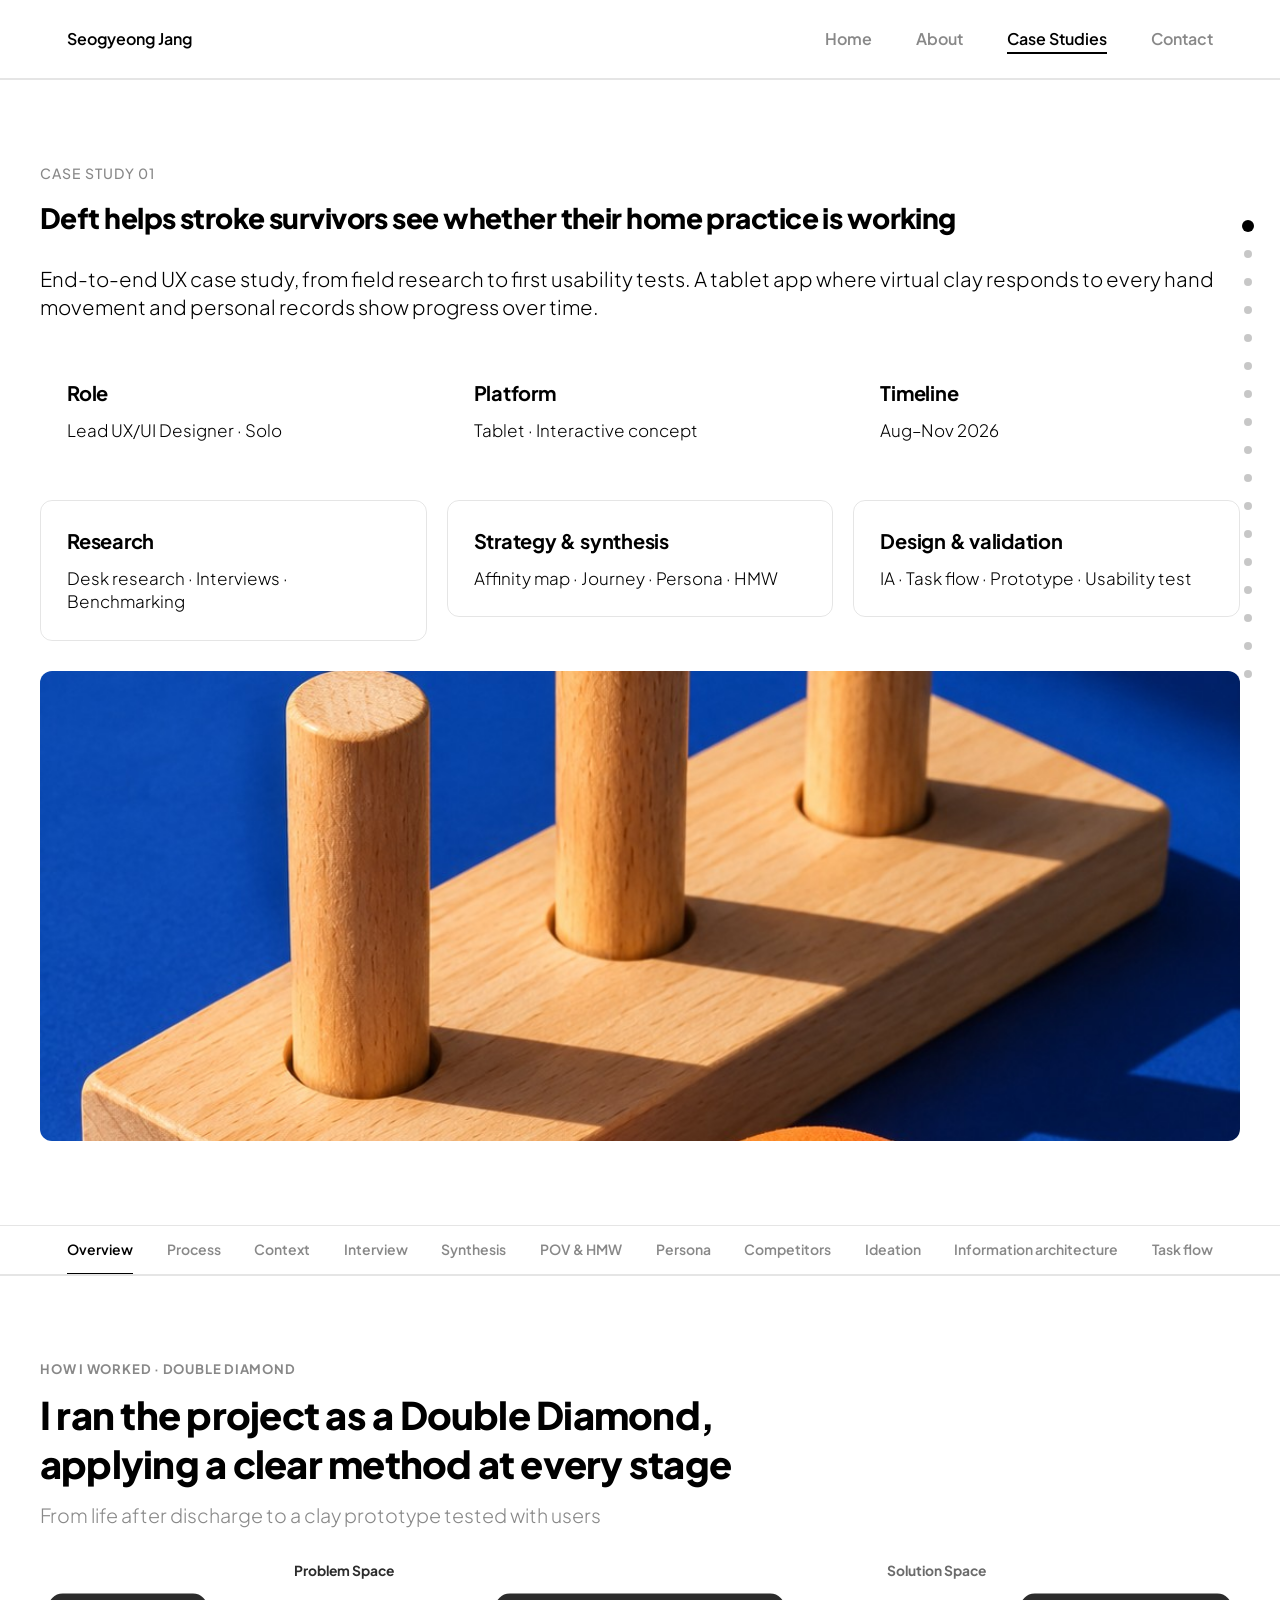
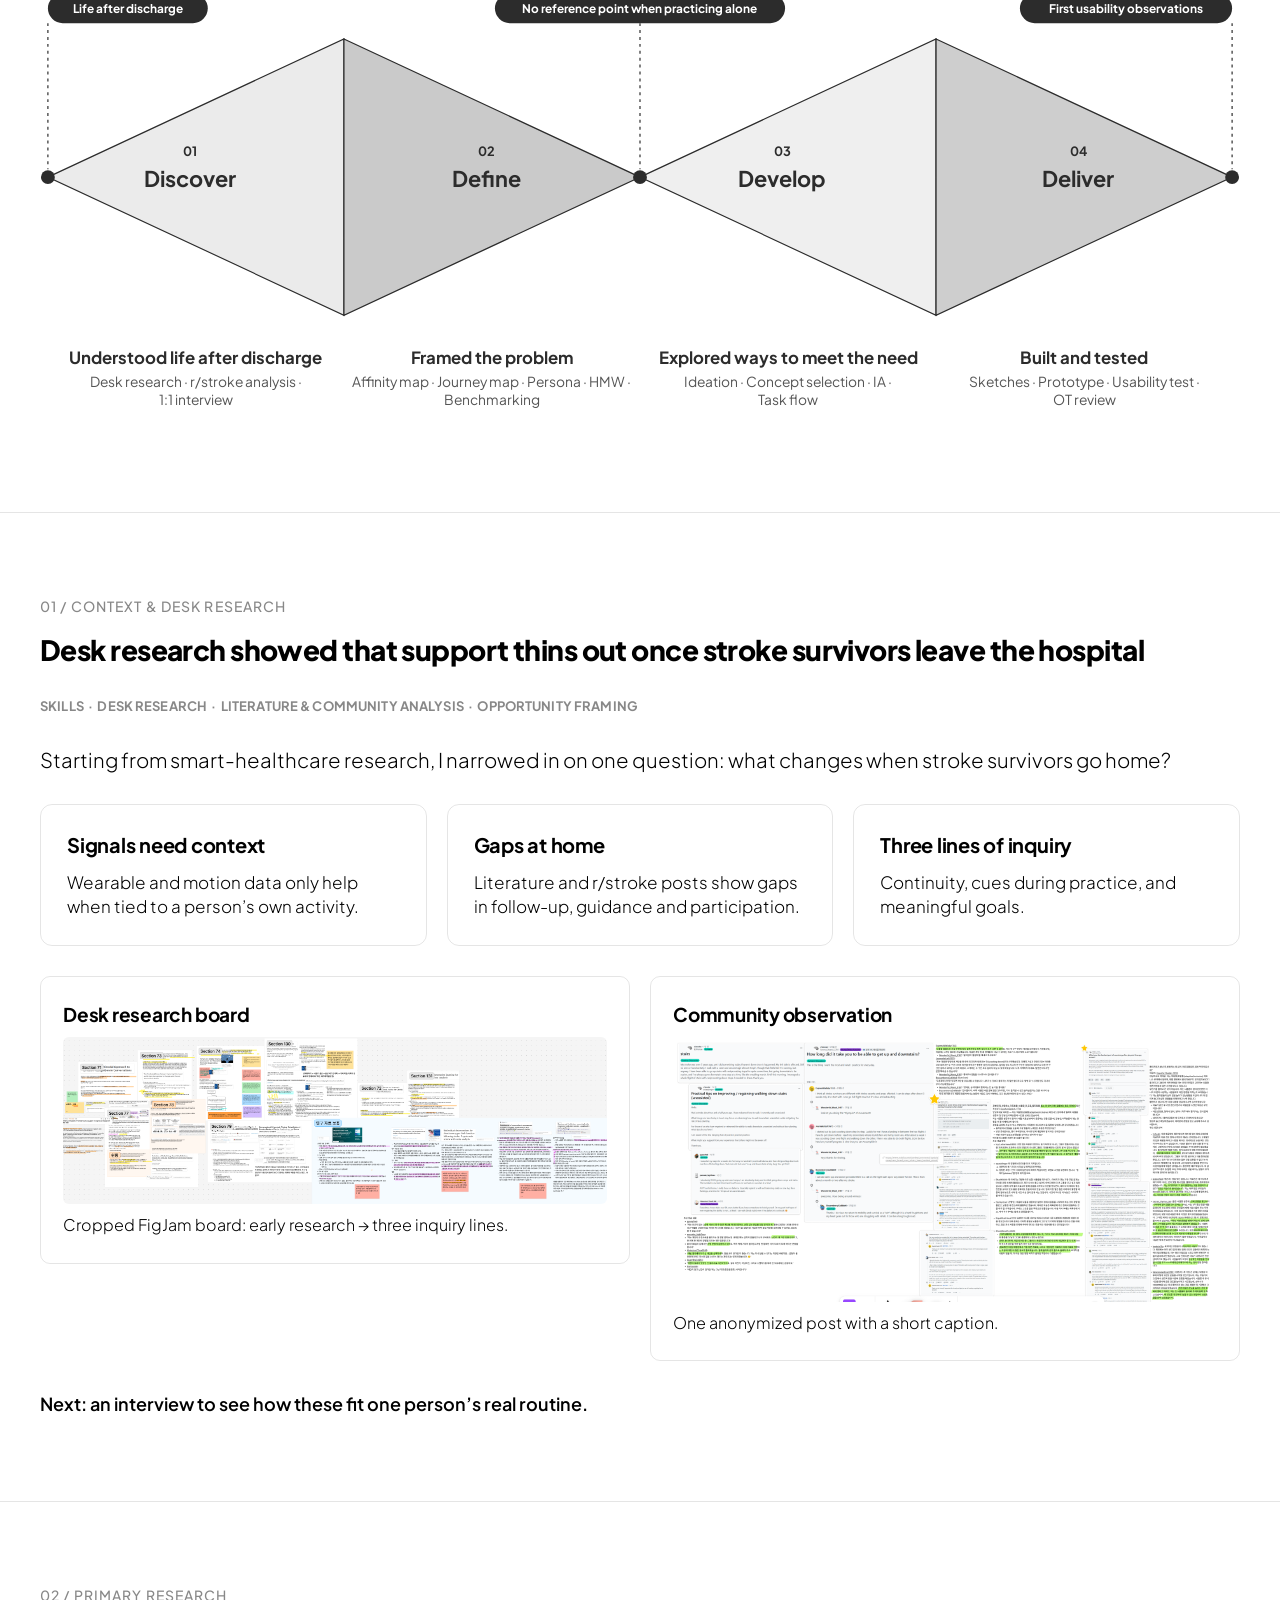
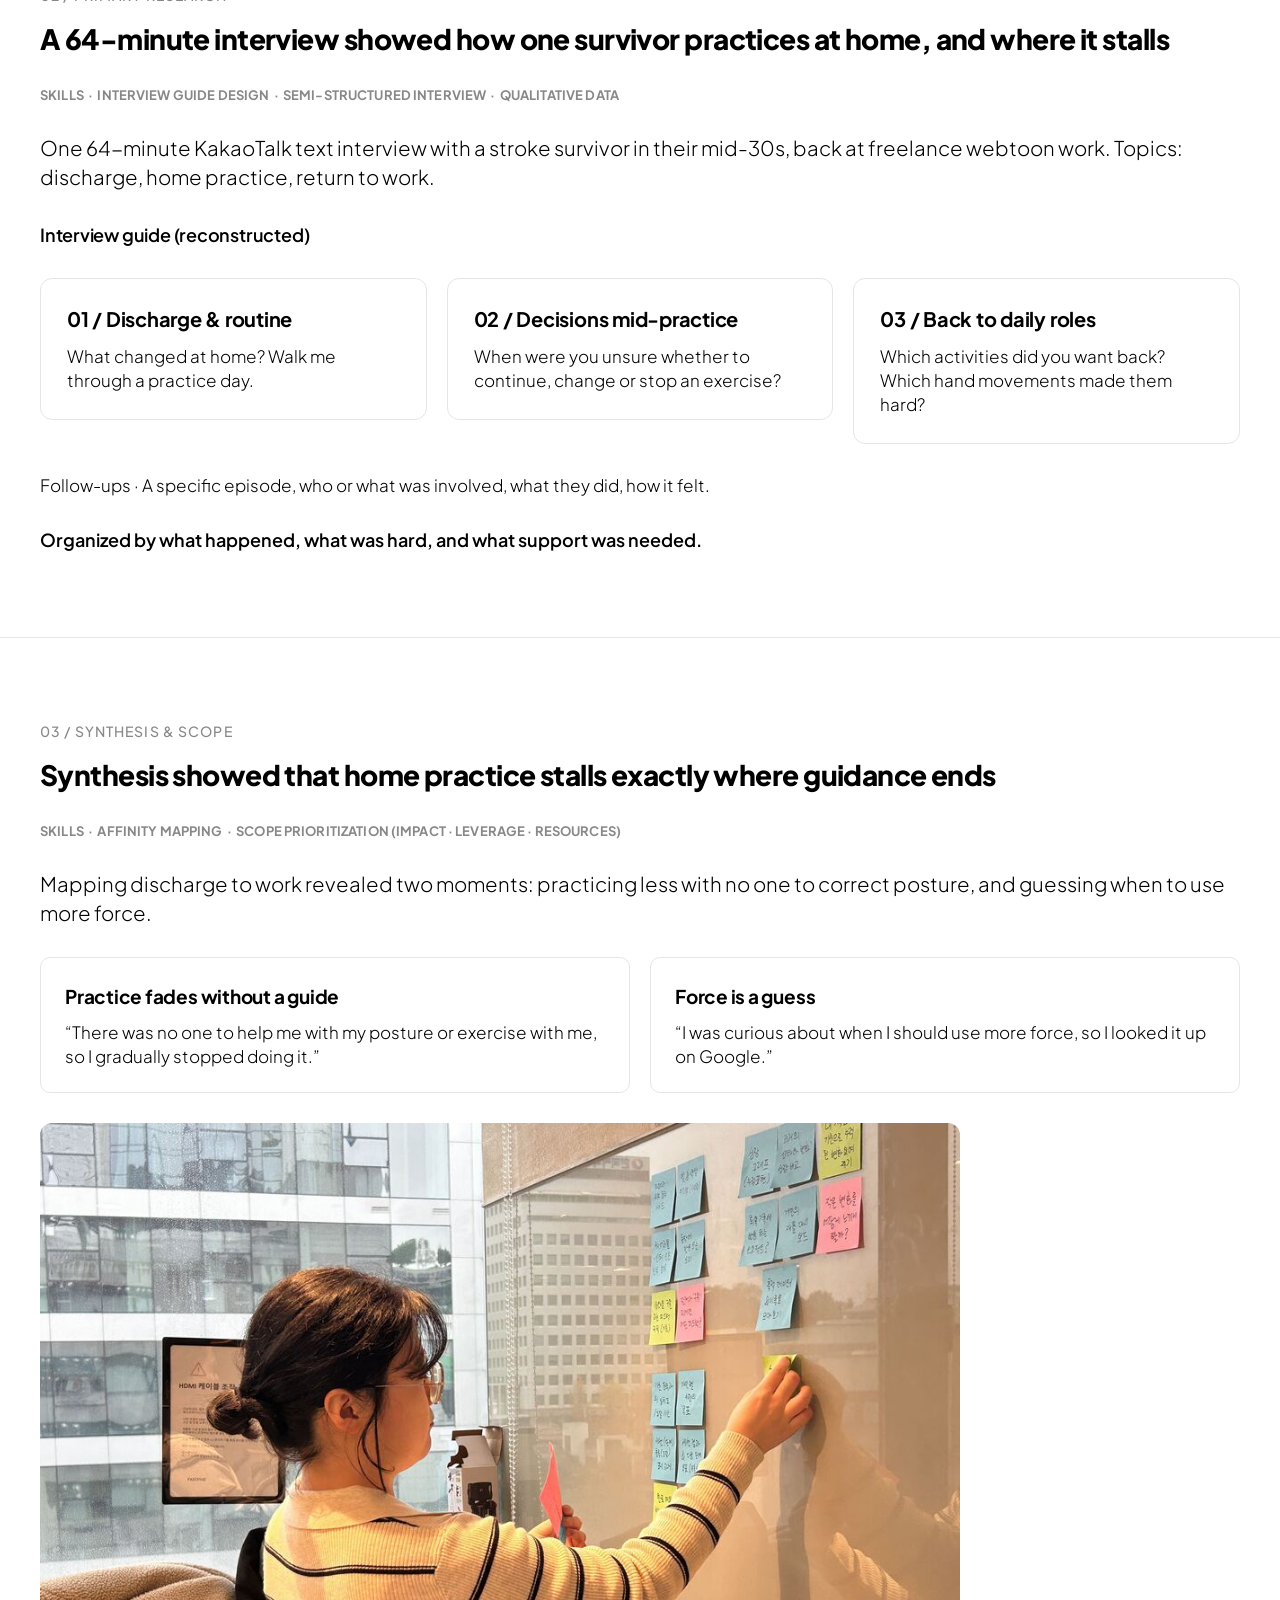
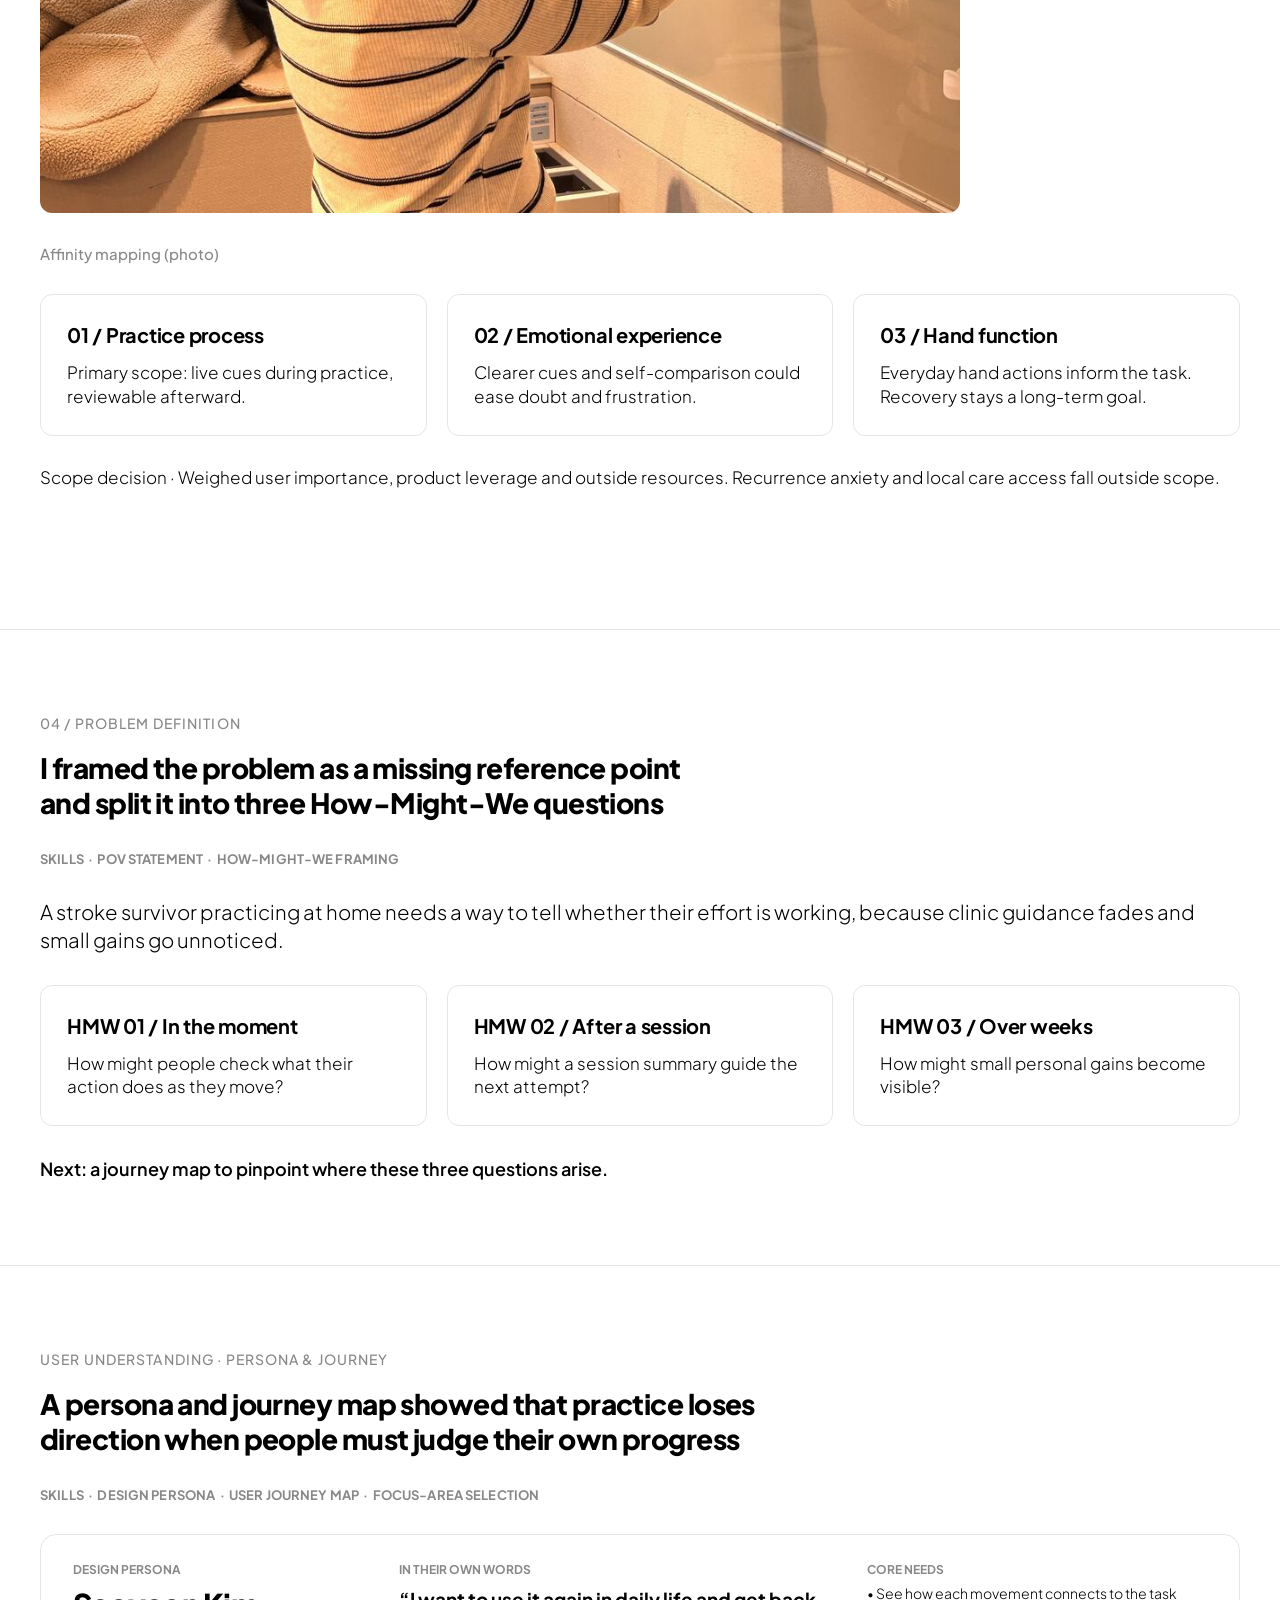
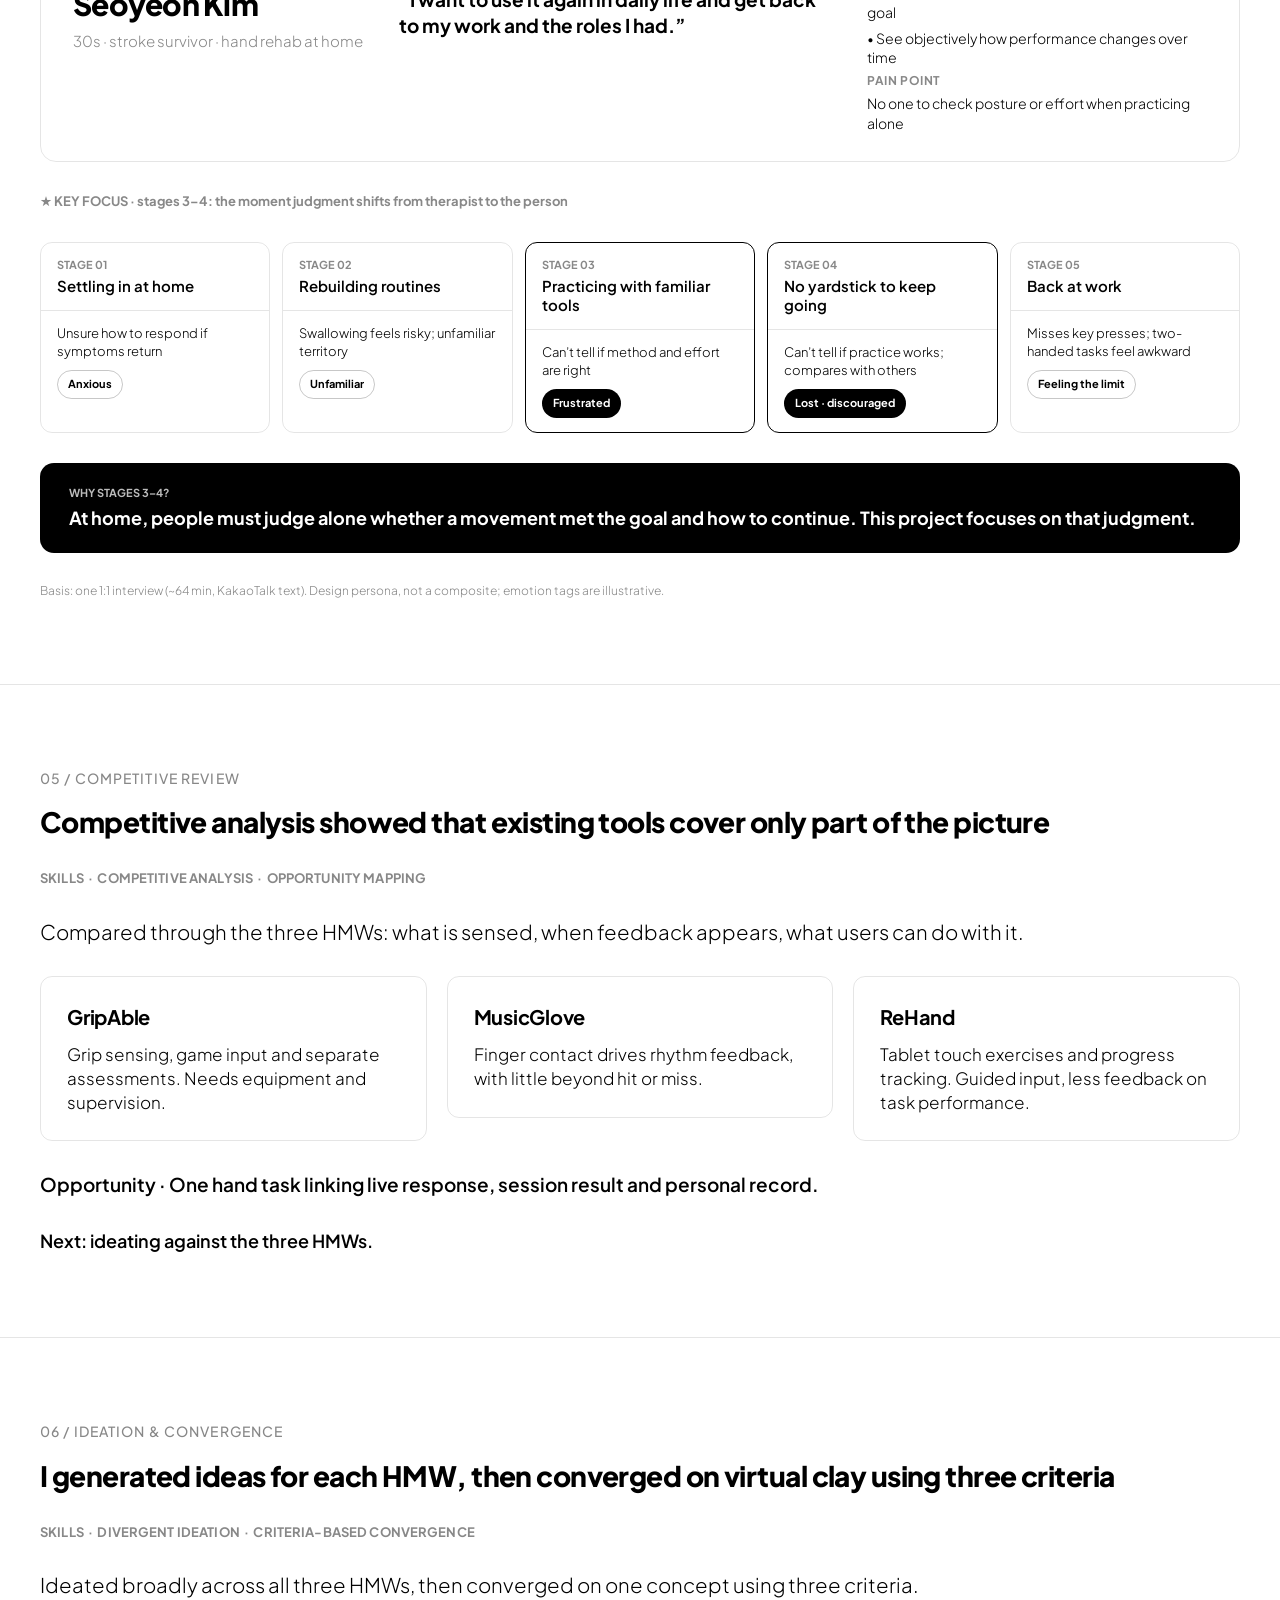
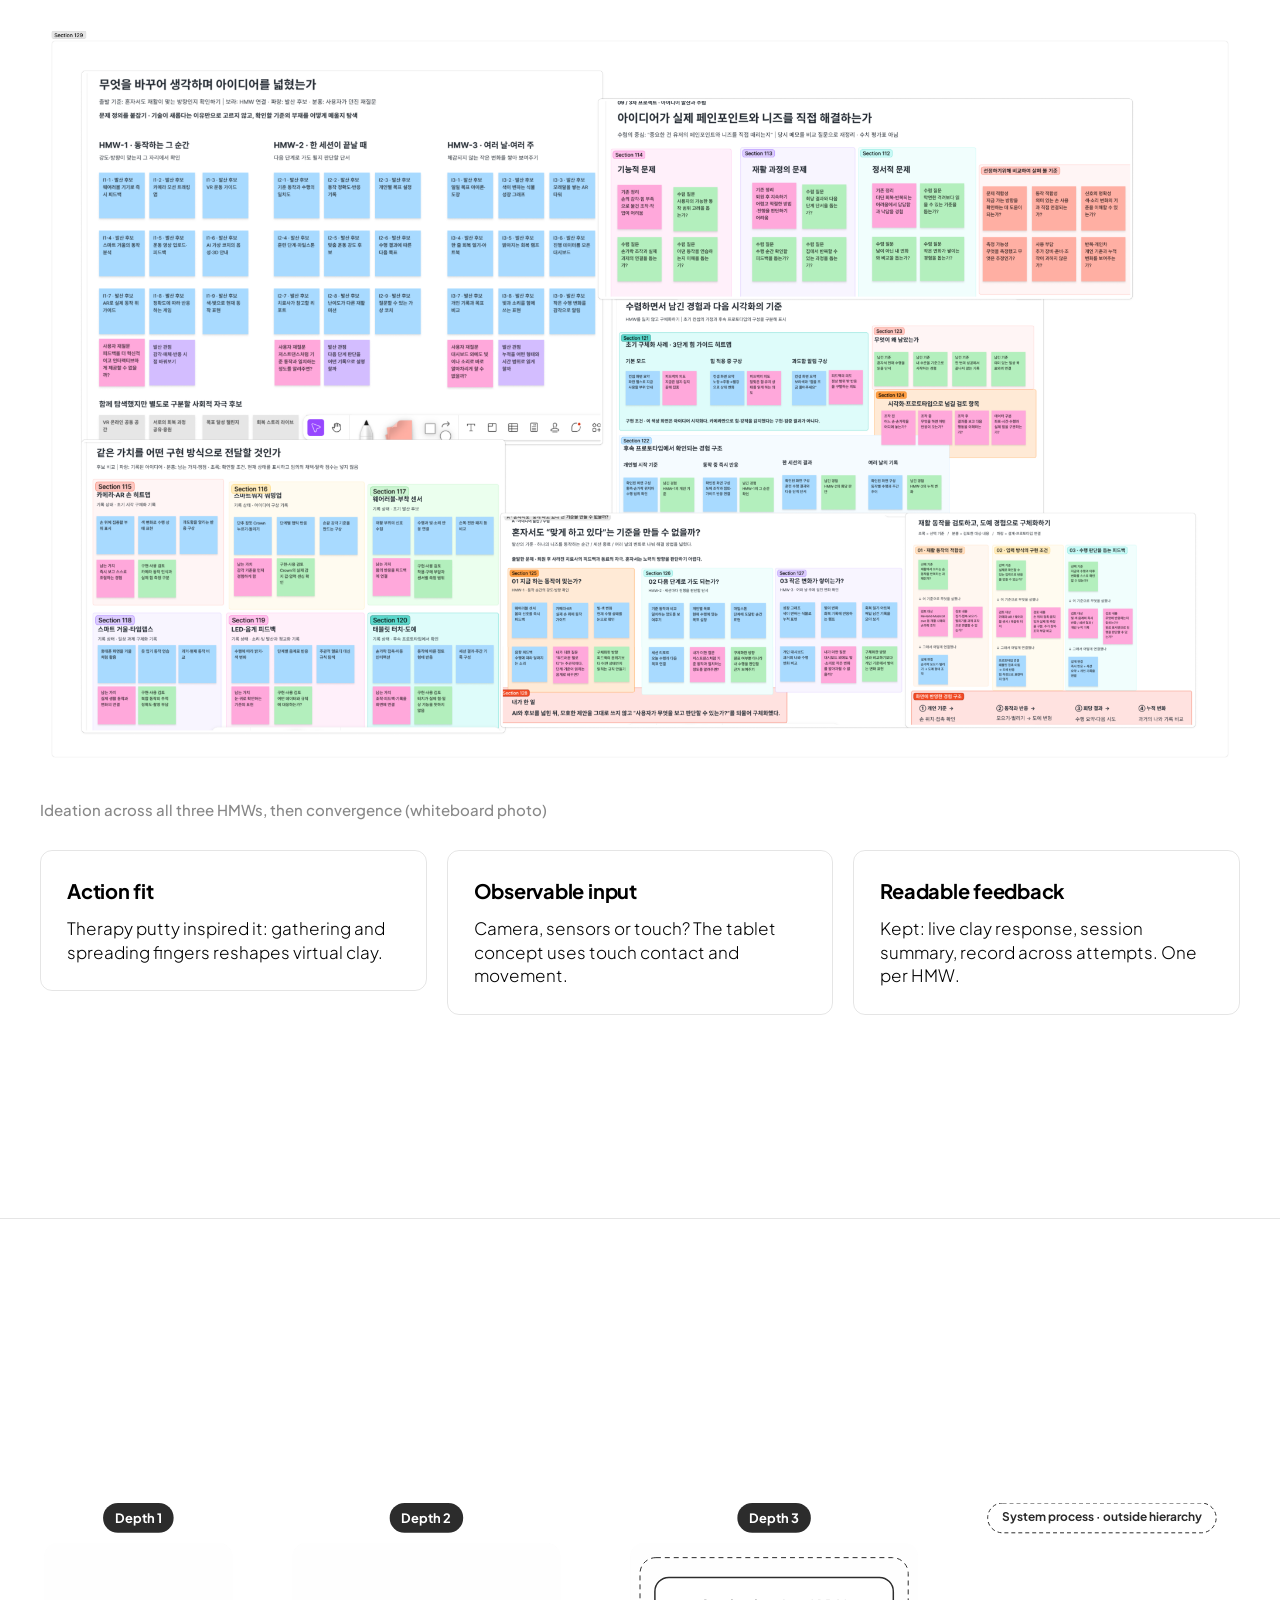
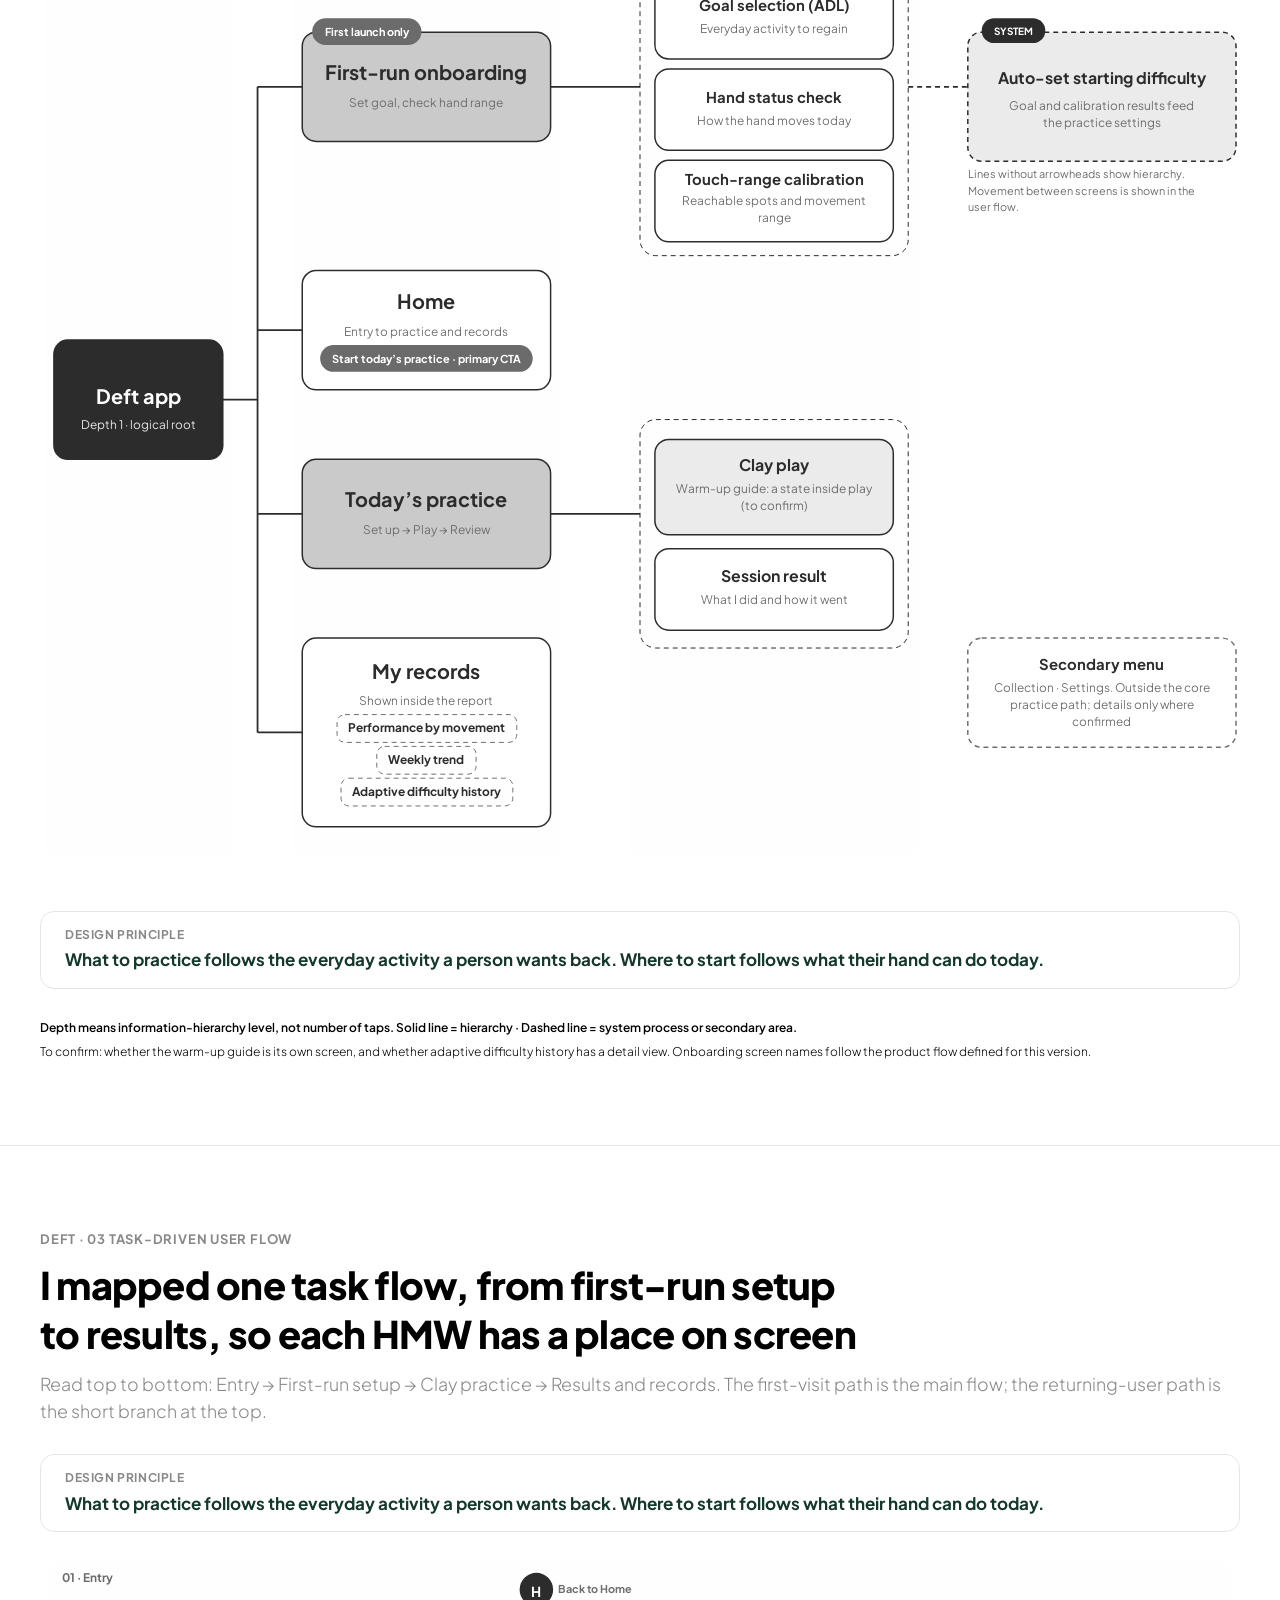
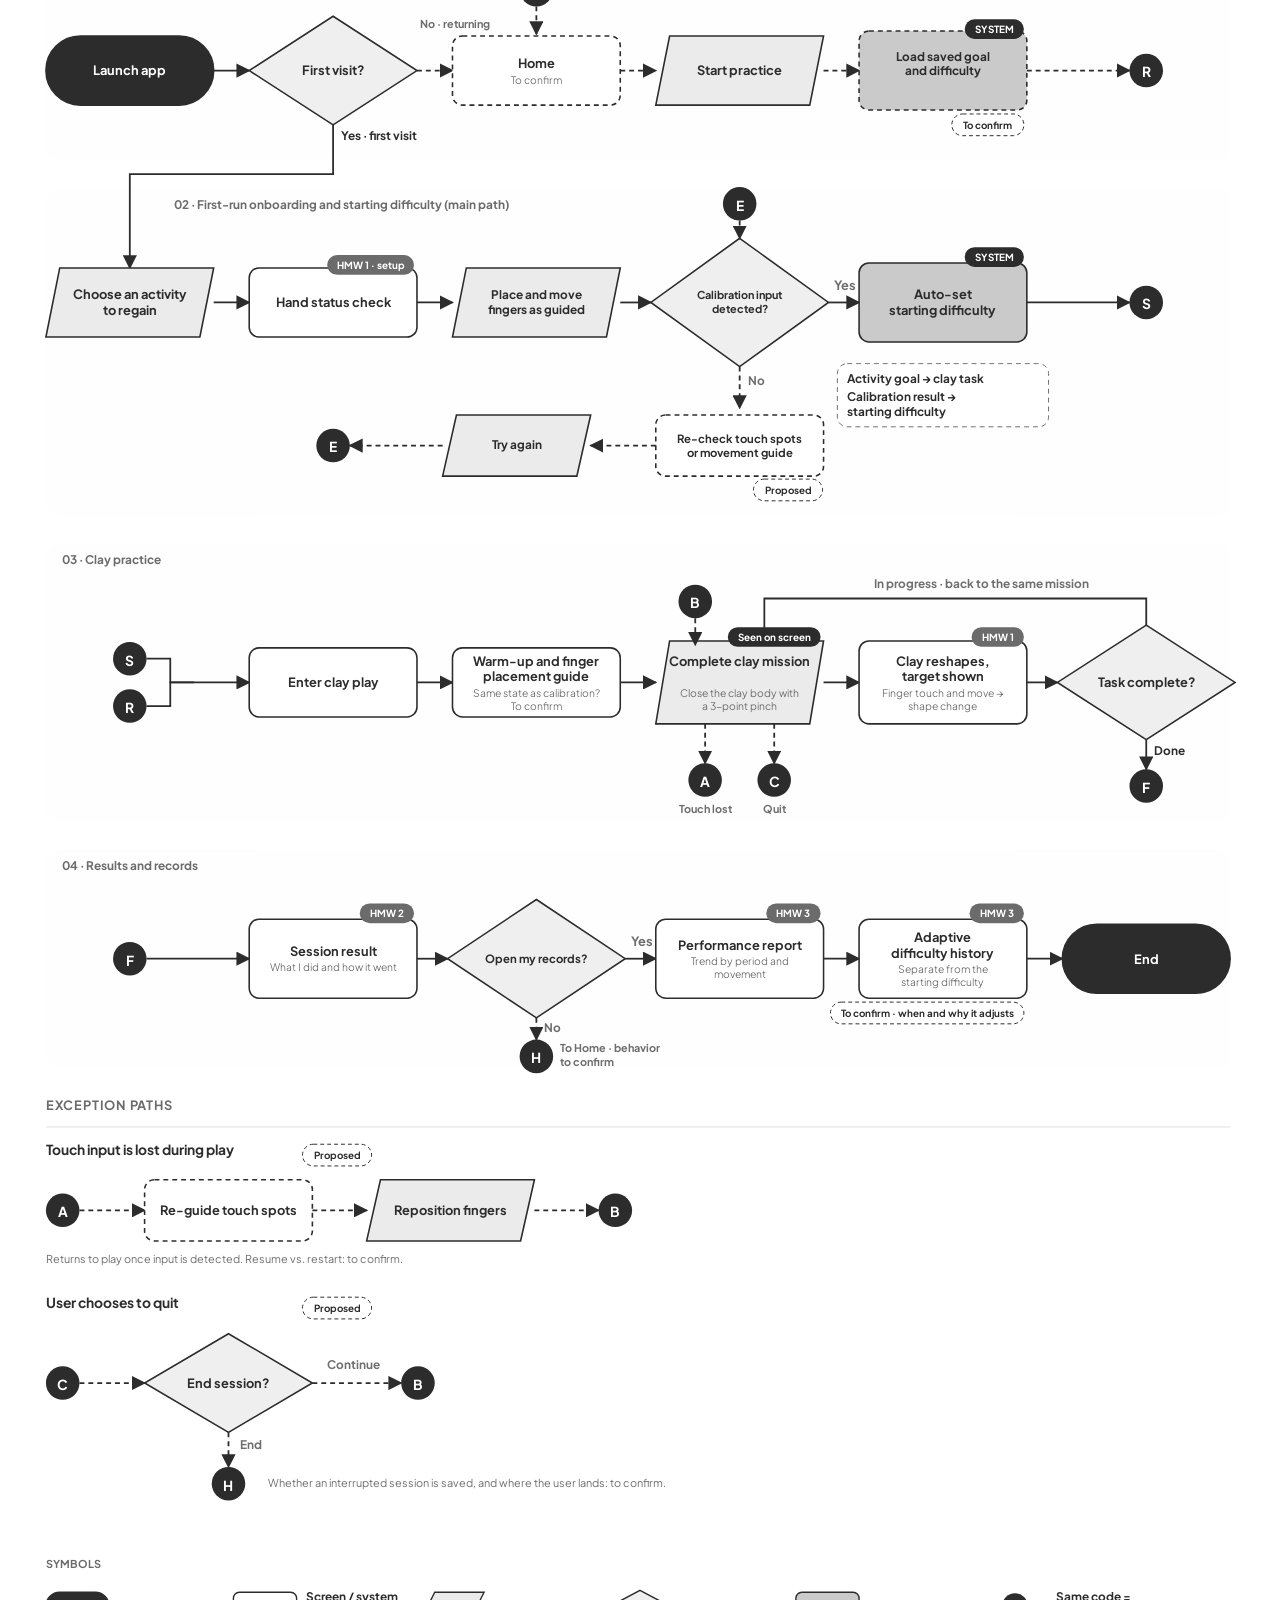
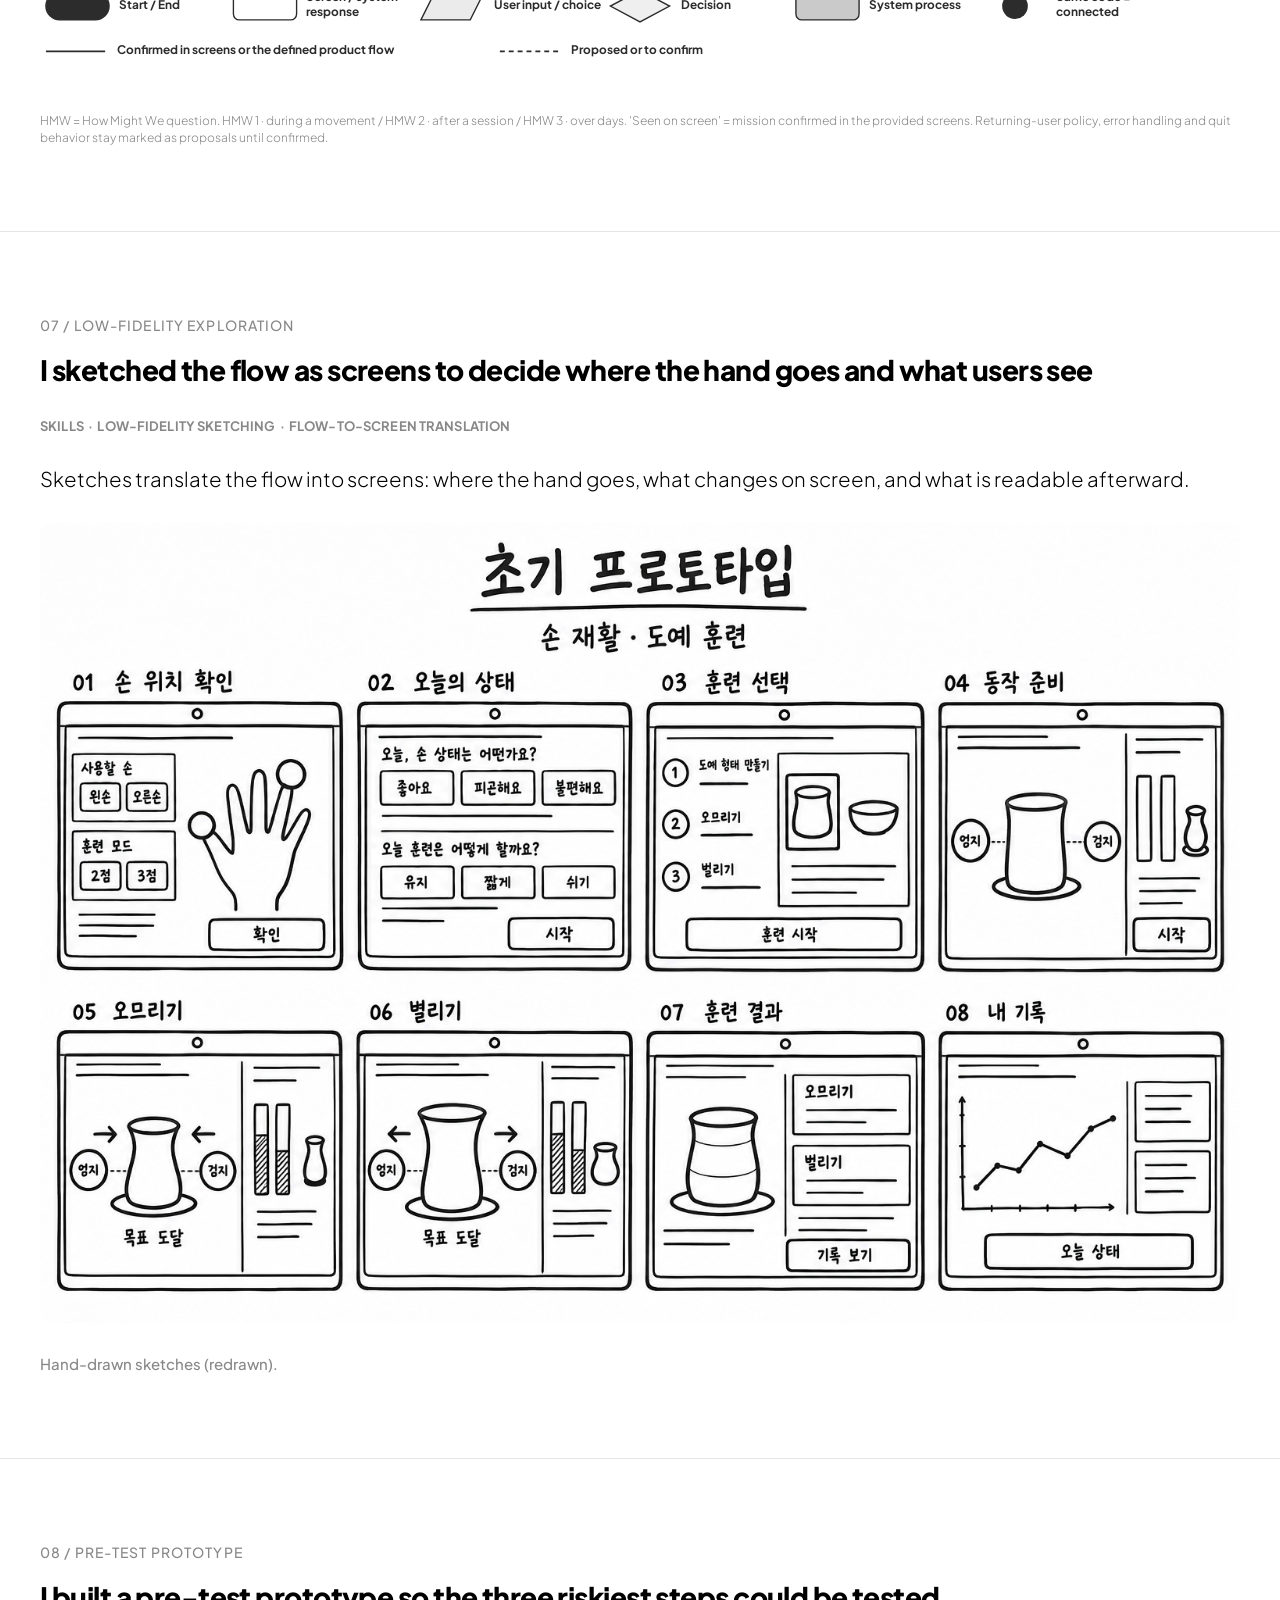
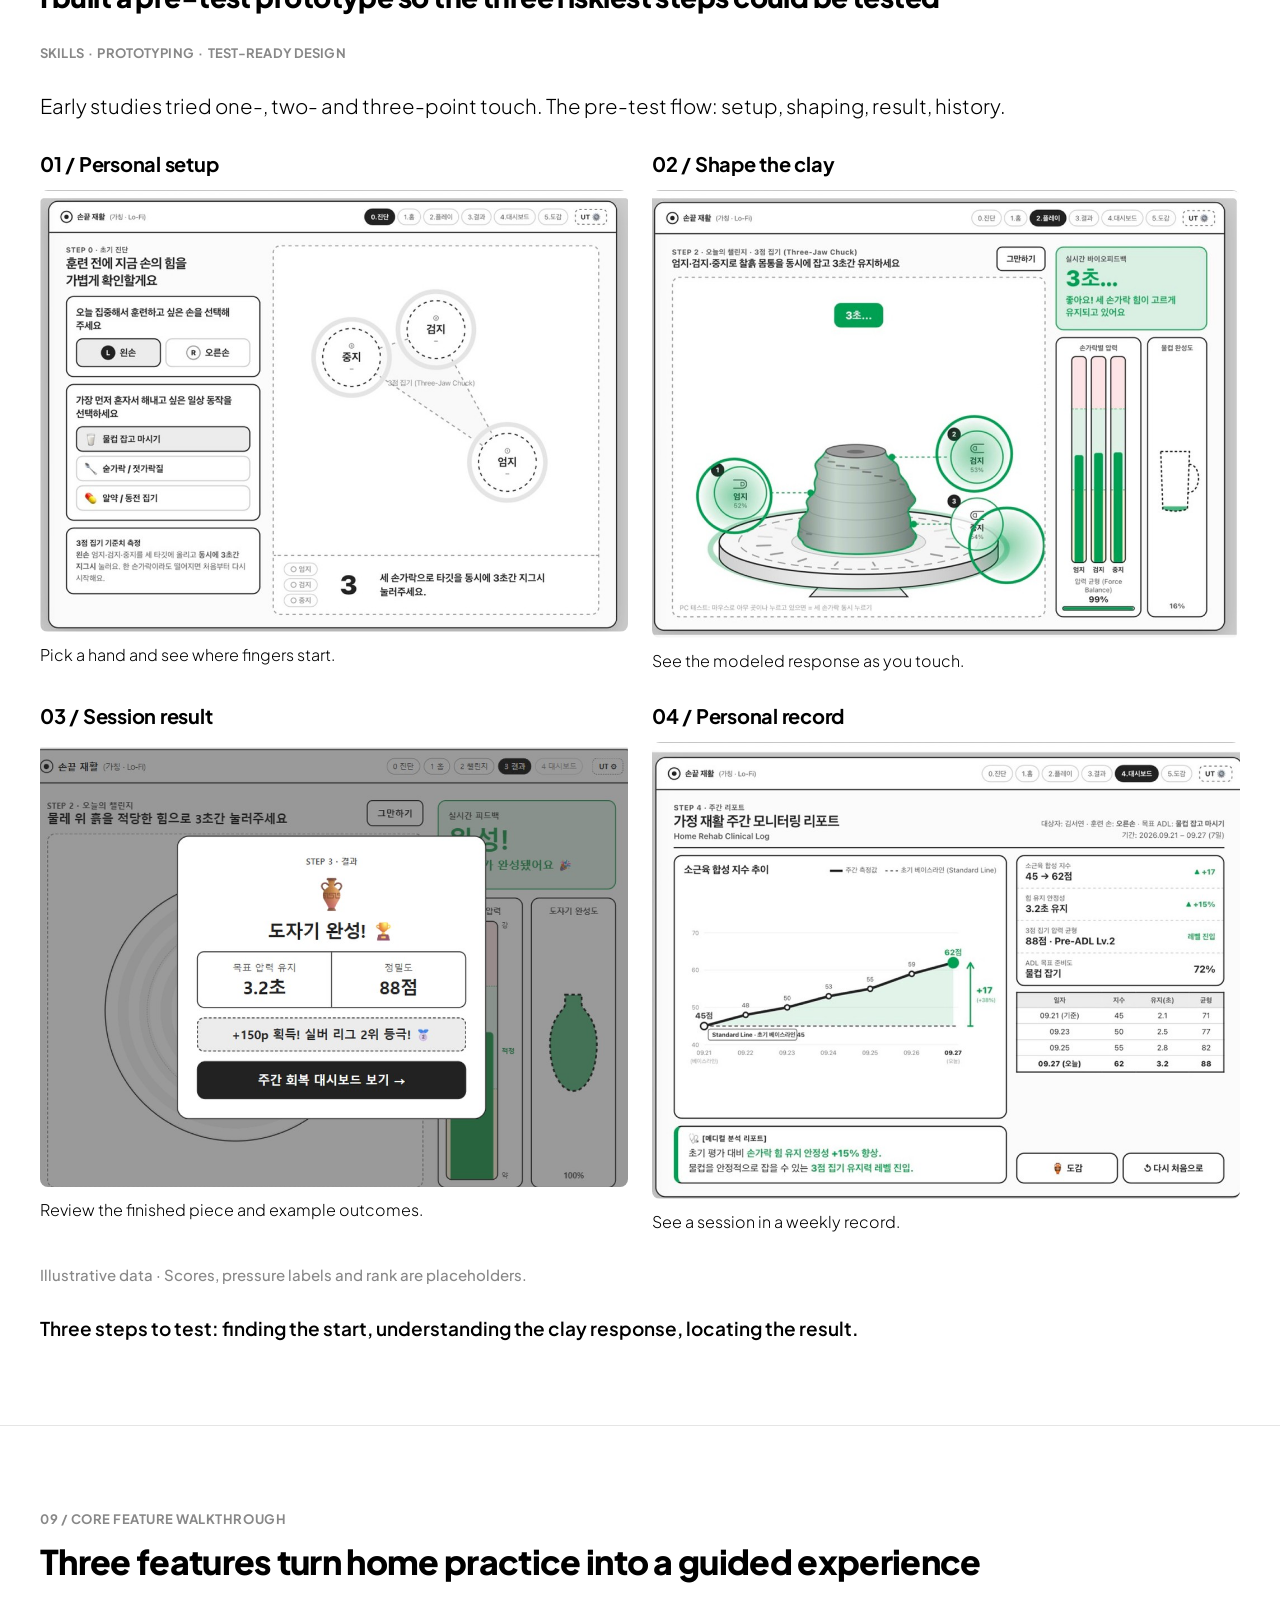
<file: case-study.html>
<!doctype html>
<html lang="en">
<head>
  <meta charset="utf-8">
  <meta name="viewport" content="width=device-width, initial-scale=1">
  <title>Deft — Case Study</title>
  <meta name="description" content="Deft helps stroke survivors see whether their home practice is working: an end-to-end UX case study from field research to first usability tests.">
  <link rel="preconnect" href="https://fonts.googleapis.com">
  <link rel="preconnect" href="https://fonts.gstatic.com" crossorigin>
  <link href="https://fonts.googleapis.com/css2?family=Plus+Jakarta+Sans:ital,wght@0,400;0,500;0,600;0,700;1,400&display=swap" rel="stylesheet">
  <link rel="stylesheet" href="css/tokens.css">
  <link rel="stylesheet" href="css/site.css">
  <link rel="stylesheet" href="css/ver7.css">
  <link rel="stylesheet" href="css/mono.css">
  <script>document.documentElement.classList.add('js');</script>
</head>
<body>
  <a class="skip-link t-label" href="#main">Skip to content</a>
  <div class="progress" aria-hidden="true"></div>

  <!-- Header -->
  <header class="site-header">
    <nav class="container nav" aria-label="Primary">
      <a class="nav__brand t-nav" href="index.html">Seogyeong Jang</a>
      <button class="nav__toggle" aria-expanded="false" aria-controls="nav-links" aria-label="Open menu"><span></span></button>
      <div class="nav__links" id="nav-links">
        <a class="nav__link t-nav" href="index.html">Home</a>
        <a class="nav__link t-nav" href="about.html">About</a>
        <a class="nav__link t-nav" href="work.html" aria-current="page">Case Studies</a>
        <a class="nav__link t-nav" href="index.html#contact">Contact</a>
      </div>
    </nav>
  </header>

  <main id="main" class="v7">
    <section class="v7-sec v7-bg-green" id="hero" data-section="Overview" aria-labelledby="hero-t">
      <div class="v7-in">
      <div class="v7-head" data-reveal><p class="v7-eyebrow">Case study 01</p><h1 class="v7-title" id="hero-t">Deft helps stroke survivors see whether their home practice is working</h1></div>
      <p class="v7-lead" data-reveal>End-to-end UX case study, from field research to first usability tests. A tablet app where virtual clay responds to every hand movement and personal records show progress over time.</p>
      <div class="v7-cards v7-cards--plain" data-reveal>
        <div class="v7-card"><h3>Role</h3><p>Lead UX/UI Designer · Solo</p></div>
        <div class="v7-card"><h3>Platform</h3><p>Tablet · Interactive concept</p></div>
        <div class="v7-card"><h3>Timeline</h3><p>Aug–Nov 2026</p></div>
      </div>
      <div class="v7-cards v7-cards--white" data-reveal>
        <div class="v7-card"><h3>Research</h3><p>Desk research · Interviews · Benchmarking</p></div>
        <div class="v7-card"><h3>Strategy &amp; synthesis</h3><p>Affinity map · Journey · Persona · HMW</p></div>
        <div class="v7-card"><h3>Design &amp; validation</h3><p>IA · Task flow · Prototype · Usability test</p></div>
      </div>
      <figure class="v7-fig v7-fig--hero" data-reveal><img src="img/hero-project.jpg" alt="Deft key image: tablet clay interaction" loading="lazy" style="object-fit:cover"></figure></div>
    </section>

    <section class="v7-sec v7-bg-mist" id="double-diamond" data-section="Process" aria-labelledby="double-diamond-t">
      <div class="v7-in">
      <div class="v7-head v7-head--lg" data-reveal><p class="v7-eyebrow v7-eyebrow--rust">How I worked · Double Diamond</p><h2 class="v7-title v7-title--lg" id="double-diamond-t">I ran the project as a Double Diamond, applying a clear method at every stage</h2><p class="v7-sub">From life after discharge to a clay prototype tested with users</p></div>
      <div class="v7-scroll" data-reveal><svg class="v7-svg" viewBox="-8 0 1216 470" role="img" aria-label="Double Diamond: Discover, Define, Develop, Deliver" width="1216" height="470">
  <polygon points="0,220 300,80 300,360" fill="#D6EBDE" stroke="#14382e" stroke-width="1.2"/>
  <polygon points="300,80 600,220 300,360" fill="#A8D1BA" stroke="#14382e" stroke-width="1.2"/>
  <polygon points="600,220 900,80 900,360" fill="#F7E8D9" stroke="#14382e" stroke-width="1.2"/>
  <polygon points="900,80 1200,220 900,360" fill="#EBC4A6" stroke="#14382e" stroke-width="1.2"/>
  <text x="144" y="199" text-anchor="middle" font-size="13" font-weight="700" fill="#14382e"><tspan x="144" dy="0">01</tspan></text><text x="144" y="230" text-anchor="middle" font-size="22" font-weight="700" fill="#14382e"><tspan x="144" dy="0">Discover</tspan></text><text x="444" y="199" text-anchor="middle" font-size="13" font-weight="700" fill="#14382e"><tspan x="444" dy="0">02</tspan></text><text x="444" y="230" text-anchor="middle" font-size="22" font-weight="700" fill="#14382e"><tspan x="444" dy="0">Define</tspan></text><text x="744" y="199" text-anchor="middle" font-size="13" font-weight="700" fill="#14382e"><tspan x="744" dy="0">03</tspan></text><text x="744" y="230" text-anchor="middle" font-size="22" font-weight="700" fill="#14382e"><tspan x="744" dy="0">Develop</tspan></text><text x="1044" y="199" text-anchor="middle" font-size="13" font-weight="700" fill="#14382e"><tspan x="1044" dy="0">04</tspan></text><text x="1044" y="230" text-anchor="middle" font-size="22" font-weight="700" fill="#14382e"><tspan x="1044" dy="0">Deliver</tspan></text>
  <text x="300" y="16" text-anchor="middle" font-size="14" font-weight="700" fill="#14382e"><tspan x="300" dy="0">Problem Space</tspan></text><text x="900" y="16" text-anchor="middle" font-size="14" font-weight="700" fill="#9e6140"><tspan x="900" dy="0">Solution Space</tspan></text>
  <line x1="0" y1="64" x2="0" y2="212" stroke="#14382e" stroke-width="1.2" stroke-dasharray="3 4"/><circle cx="0" cy="220" r="7" fill="#14382e"/><rect x="0" y="34" width="162" height="30" rx="15" fill="#14382e" /><text x="81" y="54" text-anchor="middle" font-size="12" font-weight="700" fill="#fff"><tspan x="81" dy="0">Life after discharge</tspan></text><line x1="600" y1="64" x2="600" y2="212" stroke="#14382e" stroke-width="1.2" stroke-dasharray="3 4"/><circle cx="600" cy="220" r="7" fill="#14382e"/><rect x="453" y="34" width="294" height="30" rx="15" fill="#14382e" /><text x="600" y="54" text-anchor="middle" font-size="12" font-weight="700" fill="#fff"><tspan x="600" dy="0">No reference point when practicing alone</tspan></text><line x1="1200" y1="64" x2="1200" y2="212" stroke="#14382e" stroke-width="1.2" stroke-dasharray="3 4"/><circle cx="1200" cy="220" r="7" fill="#14382e"/><rect x="985" y="34" width="215" height="30" rx="15" fill="#14382e" /><text x="1092.5" y="54" text-anchor="middle" font-size="12" font-weight="700" fill="#fff"><tspan x="1092.5" dy="0">First usability observations</tspan></text>
  <text x="150" y="409" text-anchor="middle" font-size="17" font-weight="700" fill="#14382e"><tspan x="150" dy="0">Understood life after discharge</tspan></text><text x="150" y="433" text-anchor="middle" font-size="14" font-weight="400" fill="#475c52"><tspan x="150" dy="0">Desk research · r/stroke analysis ·</tspan><tspan x="150" dy="18">1:1 interview</tspan></text><text x="450" y="409" text-anchor="middle" font-size="17" font-weight="700" fill="#14382e"><tspan x="450" dy="0">Framed the problem</tspan></text><text x="450" y="433" text-anchor="middle" font-size="14" font-weight="400" fill="#475c52"><tspan x="450" dy="0">Affinity map · Journey map · Persona · HMW ·</tspan><tspan x="450" dy="18">Benchmarking</tspan></text><text x="750" y="409" text-anchor="middle" font-size="17" font-weight="700" fill="#14382e"><tspan x="750" dy="0">Explored ways to meet the need</tspan></text><text x="750" y="433" text-anchor="middle" font-size="14" font-weight="400" fill="#475c52"><tspan x="750" dy="0">Ideation · Concept selection · IA ·</tspan><tspan x="750" dy="18">Task flow</tspan></text><text x="1050" y="409" text-anchor="middle" font-size="17" font-weight="700" fill="#14382e"><tspan x="1050" dy="0">Built and tested</tspan></text><text x="1050" y="433" text-anchor="middle" font-size="14" font-weight="400" fill="#475c52"><tspan x="1050" dy="0">Sketches · Prototype · Usability test ·</tspan><tspan x="1050" dy="18">OT review</tspan></text>
</svg></div></div>
    </section>

    <section class="v7-sec v7-bg-white" id="context" data-section="Context" aria-labelledby="context-t">
      <div class="v7-in">
      <div class="v7-head" data-reveal><p class="v7-eyebrow">01 / Context &amp; desk research</p><h2 class="v7-title" id="context-t">Desk research showed that support thins out once stroke survivors leave the hospital</h2></div>
      <p class="v7-skills" data-reveal>SKILLS  ·  DESK RESEARCH  ·  LITERATURE &amp; COMMUNITY ANALYSIS  ·  OPPORTUNITY FRAMING</p>
      <p class="v7-lead" data-reveal>Starting from smart-healthcare research, I narrowed in on one question: what changes when stroke survivors go home?</p>
      <div class="v7-cards" data-reveal><div class="v7-card"><h3>Signals need context</h3><p>Wearable and motion data only help when tied to a person’s own activity.</p></div><div class="v7-card"><h3>Gaps at home</h3><p>Literature and r/stroke posts show gaps in follow-up, guidance and participation.</p></div><div class="v7-card"><h3>Three lines of inquiry</h3><p>Continuity, cues during practice, and meaningful goals.</p></div></div>
      <div class="v7-pair" data-reveal>
        <figure class="v7-evi"><h3>Desk research board</h3><img src="img/v7/desk-research-board.png" alt="Cropped FigJam board of early desk research" loading="lazy"><figcaption>Cropped FigJam board: early research → three inquiry lines.</figcaption></figure>
        <figure class="v7-evi"><h3>Community observation</h3><img src="img/v7/community-observation.png" alt="Anonymized community post with highlighted passages" loading="lazy"><figcaption>One anonymized post with a short caption.</figcaption></figure>
      </div>
      <p class="v7-next" data-reveal>Next: an interview to see how these fit one person’s real routine.</p></div>
    </section>

    <section class="v7-sec v7-bg-green" id="interview" data-section="Interview" aria-labelledby="interview-t">
      <div class="v7-in">
      <div class="v7-head" data-reveal><p class="v7-eyebrow">02 / Primary research</p><h2 class="v7-title" id="interview-t">A 64-minute interview showed how one survivor practices at home, and where it stalls</h2></div>
      <p class="v7-skills" data-reveal>SKILLS  ·  INTERVIEW GUIDE DESIGN  ·  SEMI-STRUCTURED INTERVIEW  ·  QUALITATIVE DATA</p>
      <p class="v7-lead" data-reveal>One 64-minute KakaoTalk text interview with a stroke survivor in their mid-30s, back at freelance webtoon work. Topics: discharge, home practice, return to work.</p>
      <h3 class="v7-sublead" data-reveal>Interview guide (reconstructed)</h3>
      <div class="v7-cards" data-reveal><div class="v7-card"><h3>01 / Discharge &amp; routine</h3><p>What changed at home? Walk me through a practice day.</p></div><div class="v7-card"><h3>02 / Decisions mid-practice</h3><p>When were you unsure whether to continue, change or stop an exercise?</p></div><div class="v7-card"><h3>03 / Back to daily roles</h3><p>Which activities did you want back? Which hand movements made them hard?</p></div></div>
      <p class="v7-body" data-reveal>Follow-ups · A specific episode, who or what was involved, what they did, how it felt.</p>
      <p class="v7-next" data-reveal>Organized by what happened, what was hard, and what support was needed.</p></div>
    </section>

    <section class="v7-sec v7-bg-white" id="synthesis" data-section="Synthesis" aria-labelledby="synthesis-t">
      <div class="v7-in">
      <div class="v7-head" data-reveal><p class="v7-eyebrow">03 / Synthesis &amp; scope</p><h2 class="v7-title" id="synthesis-t">Synthesis showed that home practice stalls exactly where guidance ends</h2></div>
      <p class="v7-skills" data-reveal>SKILLS  ·  AFFINITY MAPPING  ·  SCOPE PRIORITIZATION (IMPACT · LEVERAGE · RESOURCES)</p>
      <p class="v7-lead" data-reveal>Mapping discharge to work revealed two moments: practicing less with no one to correct posture, and guessing when to use more force.</p>
      <div class="v7-quotes" data-reveal>
        <div class="v7-quote"><h3>Practice fades without a guide</h3><p>“There was no one to help me with my posture or exercise with me, so I gradually stopped doing it.”</p></div>
        <div class="v7-quote"><h3>Force is a guess</h3><p>“I was curious about when I should use more force, so I looked it up on Google.”</p></div>
      </div>
      <figure class="v7-fig v7-fig--narrow" data-reveal><img src="img/v7/affinity-mapping.png" alt="Affinity mapping session: sticky notes grouped on a whiteboard" loading="lazy" style="object-fit:cover"></figure>
      <p class="v7-cap" data-reveal>Affinity mapping (photo)</p>
      <div class="v7-cards" data-reveal><div class="v7-card"><h3>01 / Practice process</h3><p>Primary scope: live cues during practice, reviewable afterward.</p></div><div class="v7-card"><h3>02 / Emotional experience</h3><p>Clearer cues and self-comparison could ease doubt and frustration.</p></div><div class="v7-card"><h3>03 / Hand function</h3><p>Everyday hand actions inform the task. Recovery stays a long-term goal.</p></div></div>
      <p class="v7-body" data-reveal>Scope decision · Weighed user importance, product leverage and outside resources. Recurrence anxiety and local care access fall outside scope.</p>
      <p class="v7-next" data-reveal>Scope: the decisions people face mid-practice. Next: a problem statement and three HMWs.</p></div>
    </section>

    <section class="v7-sec v7-bg-green" id="pov-hmw" data-section="POV &amp; HMW" aria-labelledby="pov-hmw-t">
      <div class="v7-in">
      <div class="v7-head" data-reveal><p class="v7-eyebrow">04 / Problem definition</p><h2 class="v7-title" id="pov-hmw-t">I framed the problem as a missing reference point and split it into three How-Might-We questions</h2></div>
      <p class="v7-skills" data-reveal>SKILLS  ·  POV STATEMENT  ·  HOW-MIGHT-WE FRAMING</p>
      <p class="v7-lead" data-reveal>A stroke survivor practicing at home needs a way to tell whether their effort is working, because clinic guidance fades and small gains go unnoticed.</p>
      <div class="v7-cards" data-reveal><div class="v7-card"><h3>HMW 01 / In the moment</h3><p>How might people check what their action does as they move?</p></div><div class="v7-card"><h3>HMW 02 / After a session</h3><p>How might a session summary guide the next attempt?</p></div><div class="v7-card"><h3>HMW 03 / Over weeks</h3><p>How might small personal gains become visible?</p></div></div>
      <p class="v7-next" data-reveal>Next: a journey map to pinpoint where these three questions arise.</p></div>
    </section>

    <section class="v7-sec v7-bg-white" id="persona" data-section="Persona" aria-labelledby="persona-t">
      <div class="v7-in">
      <div class="v7-head" data-reveal><p class="v7-eyebrow">User understanding · Persona &amp; journey</p><h2 class="v7-title" id="persona-t">A persona and journey map showed that practice loses direction when people must judge their own progress</h2></div>
      <p class="v7-skills" data-reveal>SKILLS  ·  DESIGN PERSONA  ·  USER JOURNEY MAP  ·  FOCUS-AREA SELECTION</p>
      <div class="v7-persona" data-reveal>
        <div class="v7-persona__id"><p class="v7-micro">DESIGN PERSONA</p><p class="v7-persona__name">Seoyeon Kim</p><p class="v7-persona__meta">30s · stroke survivor · hand rehab at home</p></div>
        <div class="v7-persona__quote"><p class="v7-micro">IN THEIR OWN WORDS</p><p>“I want to use it again in daily life and get back to my work and the roles I had.”</p></div>
        <div class="v7-persona__needs"><p class="v7-micro">CORE NEEDS</p><p>• See how each movement connects to the task goal</p><p>• See objectively how performance changes over time</p><p class="v7-micro v7-micro--rust">PAIN POINT</p><p>No one to check posture or effort when practicing alone</p></div>
      </div>
      <p class="v7-focus" data-reveal>★ KEY FOCUS · stages 3–4: the moment judgment shifts from therapist to the person</p>
      <ol class="v7-journey" data-reveal><li class="v7-stage" style="background:#e8f3ff"><div class="v7-stage__head" style="background:#b8dcff"><span>STAGE 01</span><b>Settling in at home</b></div><div class="v7-stage__body"><p>Unsure how to respond if symptoms return</p><span class="v7-emo">Anxious</span></div></li><li class="v7-stage" style="background:#e9f7f3"><div class="v7-stage__head" style="background:#b7eadf"><span>STAGE 02</span><b>Rebuilding routines</b></div><div class="v7-stage__body"><p>Swallowing feels risky; unfamiliar territory</p><span class="v7-emo">Unfamiliar</span></div></li><li class="v7-stage v7-stage--key" style="background:#f1ebfb"><div class="v7-stage__head" style="background:#dccffa"><span>STAGE 03</span><b>Practicing with familiar tools</b></div><div class="v7-stage__body"><p>Can’t tell if method and effort are right</p><span class="v7-emo v7-emo--key">Frustrated</span></div></li><li class="v7-stage v7-stage--key" style="background:#fff6d6"><div class="v7-stage__head" style="background:#fdeaa0"><span>STAGE 04</span><b>No yardstick to keep going</b></div><div class="v7-stage__body"><p>Can’t tell if practice works; compares with others</p><span class="v7-emo v7-emo--key">Lost · discouraged</span></div></li><li class="v7-stage" style="background:#fdebe3"><div class="v7-stage__head" style="background:#fbc8b2"><span>STAGE 05</span><b>Back at work</b></div><div class="v7-stage__body"><p>Misses key presses; two-handed tasks feel awkward</p><span class="v7-emo">Feeling the limit</span></div></li></ol>
      <div class="v7-insight" data-reveal><p class="v7-micro">WHY STAGES 3–4?</p><p>At home, people must judge alone whether a movement met the goal and how to continue. This project focuses on that judgment.</p></div>
      <p class="v7-note" data-reveal>Basis: one 1:1 interview (~64 min, KakaoTalk text). Design persona, not a composite; emotion tags are illustrative.</p></div>
    </section>

    <section class="v7-sec v7-bg-white" id="competitive" data-section="Competitors" aria-labelledby="competitive-t">
      <div class="v7-in">
      <div class="v7-head" data-reveal><p class="v7-eyebrow">05 / Competitive review</p><h2 class="v7-title" id="competitive-t">Competitive analysis showed that existing tools cover only part of the picture</h2></div>
      <p class="v7-skills" data-reveal>SKILLS  ·  COMPETITIVE ANALYSIS  ·  OPPORTUNITY MAPPING</p>
      <p class="v7-lead" data-reveal>Compared through the three HMWs: what is sensed, when feedback appears, what users can do with it.</p>
      <div class="v7-cards" data-reveal><div class="v7-card"><h3>GripAble</h3><p>Grip sensing, game input and separate assessments. Needs equipment and supervision.</p></div><div class="v7-card"><h3>MusicGlove</h3><p>Finger contact drives rhythm feedback, with little beyond hit or miss.</p></div><div class="v7-card"><h3>ReHand</h3><p>Tablet touch exercises and progress tracking. Guided input, less feedback on task performance.</p></div></div>
      <p class="v7-next v7-next--lg" data-reveal>Opportunity · One hand task linking live response, session result and personal record.</p>
      <p class="v7-next" data-reveal>Next: ideating against the three HMWs.</p></div>
    </section>

    <section class="v7-sec v7-bg-green" id="ideation" data-section="Ideation" aria-labelledby="ideation-t">
      <div class="v7-in">
      <div class="v7-head" data-reveal><p class="v7-eyebrow">06 / Ideation &amp; convergence</p><h2 class="v7-title" id="ideation-t">I generated ideas for each HMW, then converged on virtual clay using three criteria</h2></div>
      <p class="v7-skills" data-reveal>SKILLS  ·  DIVERGENT IDEATION  ·  CRITERIA-BASED CONVERGENCE</p>
      <p class="v7-lead" data-reveal>Ideated broadly across all three HMWs, then converged on one concept using three criteria.</p>
      <figure class="v7-fig" data-reveal><img src="img/v7/ideation-whiteboard.png" alt="Whiteboard photo of ideation across the three HMWs and convergence" loading="lazy" style="object-fit:cover"></figure>
      <p class="v7-cap" data-reveal>Ideation across all three HMWs, then convergence (whiteboard photo)</p>
      <div class="v7-cards" data-reveal><div class="v7-card"><h3>Action fit</h3><p>Therapy putty inspired it: gathering and spreading fingers reshapes virtual clay.</p></div><div class="v7-card"><h3>Observable input</h3><p>Camera, sensors or touch? The tablet concept uses touch contact and movement.</p></div><div class="v7-card"><h3>Readable feedback</h3><p>Kept: live clay response, session summary, record across attempts. One per HMW.</p></div></div>
      <p class="v7-decision" data-reveal>Decision: virtual clay, where the gesture is the task</p>
      <p class="v7-next" data-reveal>Next: structuring the concept as an information architecture and task flow.</p></div>
    </section>

    <section class="v7-sec v7-bg-mist" id="ia" data-section="Information architecture" aria-labelledby="ia-t">
      <div class="v7-in">
      <div class="v7-head v7-head--lg" data-reveal><p class="v7-eyebrow v7-eyebrow--rust">Deft · 02 Information architecture</p><h2 class="v7-title v7-title--lg" id="ia-t">I structured the concept into a three-level architecture around today’s practice</h2><p class="v7-sub">First-time users set a goal and check their hand range; returning users reach today's practice and their records from Home</p></div>
      <div class="v7-scroll" data-reveal><svg class="v7-svg" viewBox="-4 0 1208 980" width="1208" height="980" role="img" aria-label="Information architecture in three depth levels">
  <rect x="0" y="40" width="190" height="920" rx="14" fill="#f4f9f5" stroke="none" stroke-width="0"/><rect x="250" y="40" width="270" height="920" rx="14" fill="#f4f9f5" stroke="none" stroke-width="0"/><rect x="590" y="40" width="290" height="920" rx="14" fill="#f4f9f5" stroke="none" stroke-width="0"/>
  <rect x="59.5" y="0" width="71" height="30" rx="15" fill="#14382e" /><text x="95" y="20.5" text-anchor="middle" font-size="13" font-weight="700" fill="#fff"><tspan x="95" dy="0">Depth 1</tspan></text><rect x="348" y="0" width="74" height="30" rx="15" fill="#14382e" /><text x="385" y="20.5" text-anchor="middle" font-size="13" font-weight="700" fill="#fff"><tspan x="385" dy="0">Depth 2</tspan></text><rect x="698" y="0" width="74" height="30" rx="15" fill="#14382e" /><text x="735" y="20.5" text-anchor="middle" font-size="13" font-weight="700" fill="#fff"><tspan x="735" dy="0">Depth 3</tspan></text>
  <rect x="950" y="0" width="230" height="30" rx="15" fill="#fff" stroke="#14382e" stroke-dasharray="4 3"/><text x="1065" y="18" text-anchor="middle" font-size="12" font-weight="700" fill="#14382e"><tspan x="1065" dy="0">System process · outside hierarchy</tspan></text>
  <path d="M180 500H215" fill="none" stroke="#14382e" stroke-width="1.8"/><path d="M215 185V835" fill="none" stroke="#14382e" stroke-width="1.8"/><path d="M215 185H260" fill="none" stroke="#14382e" stroke-width="1.8"/><path d="M215 430H260" fill="none" stroke="#14382e" stroke-width="1.8"/><path d="M215 615H260" fill="none" stroke="#14382e" stroke-width="1.8"/><path d="M215 835H260" fill="none" stroke="#14382e" stroke-width="1.8"/><path d="M510 185H600" fill="none" stroke="#14382e" stroke-width="1.8"/><path d="M510 615H600" fill="none" stroke="#14382e" stroke-width="1.8"/><path d="M870 185H930" fill="none" stroke="#14382e" stroke-width="1.8" stroke-dasharray="5 4"/>
  <rect x="10" y="440" width="170" height="120" rx="14" fill="#14382e" stroke="#14382e" stroke-width="1.5"/><text x="95" y="504" text-anchor="middle" font-size="20" font-weight="700" fill="#fff"><tspan x="95" dy="0">Deft app</tspan></text><text x="95" y="530" text-anchor="middle" font-size="12" font-weight="400" fill="#cce5d9"><tspan x="95" dy="0">Depth 1 · logical root</tspan></text>
  <rect x="260" y="130" width="250" height="110" rx="14" fill="#a8d1ba" stroke="#14382e" stroke-width="1.5"/><text x="385" y="178" text-anchor="middle" font-size="20" font-weight="700" fill="#14382e"><tspan x="385" dy="0">First-run onboarding</tspan></text><text x="385" y="205" text-anchor="middle" font-size="12" font-weight="400" fill="#61736b"><tspan x="385" dy="0">Set goal, check hand range</tspan></text><rect x="270" y="116" width="110" height="27" rx="13.5" fill="#9e6140" /><text x="325" y="134" text-anchor="middle" font-size="11" font-weight="700" fill="#fff"><tspan x="325" dy="0">First launch only</tspan></text>
  <rect x="260" y="370" width="250" height="120" rx="14" fill="#fff" stroke="#14382e" stroke-width="1.5"/><text x="385" y="409" text-anchor="middle" font-size="20" font-weight="700" fill="#14382e"><tspan x="385" dy="0">Home</tspan></text><text x="385" y="436" text-anchor="middle" font-size="12" font-weight="400" fill="#61736b"><tspan x="385" dy="0">Entry to practice and records</tspan></text><rect x="278" y="445" width="214" height="27" rx="13.5" fill="#9e6140" /><text x="385" y="463" text-anchor="middle" font-size="11" font-weight="700" fill="#fff"><tspan x="385" dy="0">Start today’s practice · primary CTA</tspan></text>
  <rect x="260" y="560" width="250" height="110" rx="14" fill="#a8d1ba" stroke="#14382e" stroke-width="1.5"/><text x="385" y="608" text-anchor="middle" font-size="20" font-weight="700" fill="#14382e"><tspan x="385" dy="0">Today’s practice</tspan></text><text x="385" y="635" text-anchor="middle" font-size="12" font-weight="400" fill="#61736b"><tspan x="385" dy="0">Set up → Play → Review</tspan></text>
  <rect x="260" y="740" width="250" height="190" rx="14" fill="#fff" stroke="#14382e" stroke-width="1.5"/><text x="385" y="781" text-anchor="middle" font-size="20" font-weight="700" fill="#14382e"><tspan x="385" dy="0">My records</tspan></text><text x="385" y="807" text-anchor="middle" font-size="12" font-weight="400" fill="#61736b"><tspan x="385" dy="0">Shown inside the report</tspan></text>
  <rect x="295" y="817" width="181" height="28" rx="8" fill="#f4f9f5" stroke="#61736b" stroke-width="1" stroke-dasharray="5 4"/><text x="385.5" y="835" text-anchor="middle" font-size="12" font-weight="700" fill="#14382e"><tspan x="385.5" dy="0">Performance by movement</tspan></text><rect x="335" y="849" width="100" height="28" rx="8" fill="#f4f9f5" stroke="#61736b" stroke-width="1" stroke-dasharray="5 4"/><text x="385" y="867" text-anchor="middle" font-size="12" font-weight="700" fill="#14382e"><tspan x="385" dy="0">Weekly trend</tspan></text><rect x="299" y="881" width="173" height="28" rx="8" fill="#f4f9f5" stroke="#61736b" stroke-width="1" stroke-dasharray="5 4"/><text x="385.5" y="899" text-anchor="middle" font-size="12" font-weight="700" fill="#14382e"><tspan x="385.5" dy="0">Adaptive difficulty history</tspan></text>
  <rect x="600" y="55" width="270" height="300" rx="16" fill="none" stroke="#14382e" stroke-dasharray="5 4"/><rect x="600" y="520" width="270" height="230" rx="16" fill="none" stroke="#14382e" stroke-dasharray="5 4"/>
  <rect x="615" y="75" width="240" height="82" rx="14" fill="#fff" stroke="#14382e" stroke-width="1.5"/><text x="735" y="109" text-anchor="middle" font-size="15" font-weight="700" fill="#14382e"><tspan x="735" dy="0">Goal selection (ADL)</tspan></text><text x="735" y="131" text-anchor="middle" font-size="12" font-weight="400" fill="#61736b"><tspan x="735" dy="0">Everyday activity to regain</tspan></text><rect x="615" y="167" width="240" height="82" rx="14" fill="#fff" stroke="#14382e" stroke-width="1.5"/><text x="735" y="201" text-anchor="middle" font-size="15" font-weight="700" fill="#14382e"><tspan x="735" dy="0">Hand status check</tspan></text><text x="735" y="223" text-anchor="middle" font-size="12" font-weight="400" fill="#61736b"><tspan x="735" dy="0">How the hand moves today</tspan></text>
  <rect x="615" y="259" width="240" height="82" rx="14" fill="#fff" stroke="#14382e" stroke-width="1.5"/><text x="735" y="284" text-anchor="middle" font-size="15" font-weight="700" fill="#14382e"><tspan x="735" dy="0">Touch-range calibration</tspan></text><text x="735" y="304" text-anchor="middle" font-size="12" font-weight="400" fill="#61736b"><tspan x="735" dy="0">Reachable spots and movement</tspan><tspan x="735" dy="17">range</tspan></text>
  <rect x="615" y="540" width="240" height="96" rx="14" fill="#d6ebde" stroke="#14382e" stroke-width="1.5"/><text x="735" y="572" text-anchor="middle" font-size="16" font-weight="700" fill="#14382e"><tspan x="735" dy="0">Clay play</tspan></text><text x="735" y="594" text-anchor="middle" font-size="12" font-weight="400" fill="#61736b"><tspan x="735" dy="0">Warm-up guide: a state inside play</tspan><tspan x="735" dy="17">(to confirm)</tspan></text>
  <rect x="615" y="650" width="240" height="82" rx="14" fill="#fff" stroke="#14382e" stroke-width="1.5"/><text x="735" y="684" text-anchor="middle" font-size="16" font-weight="700" fill="#14382e"><tspan x="735" dy="0">Session result</tspan></text><text x="735" y="706" text-anchor="middle" font-size="12" font-weight="400" fill="#61736b"><tspan x="735" dy="0">What I did and how it went</tspan></text>
  <rect x="930" y="130" width="270" height="130" rx="14" fill="#d6ebde" stroke="#14382e" stroke-width="1.5" stroke-dasharray="5 4"/><rect x="944" y="116" width="64" height="25" rx="12.5" fill="#14382e" /><text x="976" y="132.5" text-anchor="middle" font-size="10" font-weight="700" fill="#fff"><tspan x="976" dy="0">SYSTEM</tspan></text><text x="1065" y="182" text-anchor="middle" font-size="16" font-weight="700" fill="#14382e"><tspan x="1065" dy="0">Auto-set starting difficulty</tspan></text><text x="1065" y="208" text-anchor="middle" font-size="12" font-weight="400" fill="#61736b"><tspan x="1065" dy="0">Goal and calibration results feed</tspan><tspan x="1065" dy="17">the practice settings</tspan></text>
  <text x="930" y="277" text-anchor="start" font-size="11" font-weight="400" fill="#61736b"><tspan x="930" dy="0">Lines without arrowheads show hierarchy.</tspan><tspan x="930" dy="16.5">Movement between screens is shown in the</tspan><tspan x="930" dy="16.5">user flow.</tspan></text>
  <rect x="930" y="740" width="270" height="110" rx="14" fill="#fff" stroke="#61736b" stroke-width="1.5" stroke-dasharray="5 4"/><text x="1065" y="772" text-anchor="middle" font-size="15" font-weight="700" fill="#14382e"><tspan x="1065" dy="0">Secondary menu</tspan></text><text x="1065" y="794" text-anchor="middle" font-size="12" font-weight="400" fill="#61736b"><tspan x="1065" dy="0">Collection · Settings. Outside the core</tspan><tspan x="1065" dy="17">practice path; details only where</tspan><tspan x="1065" dy="17">confirmed</tspan></text>
</svg></div>
      <div class="v7-principle" data-reveal><p class="v7-micro v7-micro--rust">DESIGN PRINCIPLE</p><p>What to practice follows the everyday activity a person wants back. Where to start follows what their hand can do today.</p></div>
      <div class="v7-legend" data-reveal><p><b>Depth means information-hierarchy level, not number of taps. Solid line = hierarchy · Dashed line = system process or secondary area.</b></p><p>To confirm: whether the warm-up guide is its own screen, and whether adaptive difficulty history has a detail view. Onboarding screen names follow the product flow defined for this version.</p></div></div>
    </section>

    <section class="v7-sec v7-bg-mist" id="task-flow" data-section="Task flow" aria-labelledby="task-flow-t">
      <div class="v7-in">
      <div class="v7-head v7-head--lg" data-reveal><p class="v7-eyebrow v7-eyebrow--rust">Deft · 03 Task-driven user flow</p><h2 class="v7-title v7-title--lg" id="task-flow-t">I mapped one task flow, from first-run setup to results, so each HMW has a place on screen</h2><p class="v7-sub v7-sub--sm">Read top to bottom: Entry → First-run setup → Clay practice → Results and records. The first-visit path is the main flow; the returning-user path is the short branch at the top.</p></div>
      <div class="v7-principle" data-reveal><p class="v7-micro v7-micro--rust">DESIGN PRINCIPLE</p><p>What to practice follows the everyday activity a person wants back. Where to start follows what their hand can do today.</p></div>
      <div class="v7-scroll" data-reveal><svg class="v7-svg" viewBox="-6 0 1216 1740" width="1216" height="1740" role="img" aria-label="Task-driven user flow from entry to results, with exception paths">
  <defs><marker id="ah" viewBox="0 0 10 10" refX="9" refY="5" markerWidth="8" markerHeight="8" orient="auto-start-reverse"><path d="M0 0L10 5L0 10Z" fill="#14382e"/></marker></defs>
  <rect x="0" y="0" width="1200" height="200" rx="14" fill="#f4f9f5" stroke="none" stroke-width="0"/><rect x="0" y="230" width="1200" height="330" rx="14" fill="#f4f9f5" stroke="none" stroke-width="0"/><rect x="0" y="590" width="1200" height="280" rx="14" fill="#f4f9f5" stroke="none" stroke-width="0"/><rect x="0" y="900" width="1200" height="220" rx="14" fill="#f4f9f5" stroke="none" stroke-width="0"/>
  <text x="16" y="20" text-anchor="start" font-size="12" font-weight="700" fill="#9e6140"><tspan x="16" dy="0">01 · Entry</tspan></text><text x="130" y="250" text-anchor="start" font-size="12" font-weight="700" fill="#9e6140"><tspan x="130" dy="0">02 · First-run onboarding and starting difficulty  (main path)</tspan></text><text x="16" y="610" text-anchor="start" font-size="12" font-weight="700" fill="#9e6140"><tspan x="16" dy="0">03 · Clay practice</tspan></text><text x="16" y="920" text-anchor="start" font-size="12" font-weight="700" fill="#9e6140"><tspan x="16" dy="0">04 · Results and records</tspan></text>
  <!-- row 1 -->
  <path d="M170 110H206" fill="none" stroke="#14382e" stroke-width="1.8" marker-end="url(#ah)"/><path d="M376 110H412" fill="none" stroke="#14382e" stroke-width="1.8" stroke-dasharray="5 4" marker-end="url(#ah)"/><path d="M582 110H618" fill="none" stroke="#14382e" stroke-width="1.8" stroke-dasharray="5 4" marker-end="url(#ah)"/><path d="M788 110H824" fill="none" stroke="#14382e" stroke-width="1.8" stroke-dasharray="5 4" marker-end="url(#ah)"/><path d="M994 110H1098" fill="none" stroke="#14382e" stroke-width="1.8" stroke-dasharray="5 4" marker-end="url(#ah)"/>
  <rect x="0" y="75" width="170" height="70" rx="35" fill="#14382e" stroke="#14382e" stroke-width="1.6"/><text x="85" y="115" text-anchor="middle" font-size="13" font-weight="700" fill="#fff"><tspan x="85" dy="0">Launch app</tspan></text>
  <polygon points="291,55 376,110 291,165 206,110" fill="#f7e8d9" stroke="#14382e" stroke-width="1.6"/><text x="291" y="115" text-anchor="middle" font-size="13" font-weight="700" fill="#14382e"><tspan x="291" dy="0">First visit?</tspan></text>
  <rect x="412" y="75" width="170" height="70" rx="10" fill="#fff" stroke="#14382e" stroke-width="1.6" stroke-dasharray="5 4"/><text x="497" y="107" text-anchor="middle" font-size="13" font-weight="700" fill="#14382e"><tspan x="497" dy="0">Home</tspan></text><text x="497" y="123.5" text-anchor="middle" font-size="10.5" font-weight="400" fill="#61736b"><tspan x="497" dy="0">To confirm</tspan></text>
  <polygon points="632,75 788,75 774,145 618,145" fill="#d6ebde" stroke="#14382e" stroke-width="1.6"/><text x="703" y="115" text-anchor="middle" font-size="13" font-weight="700" fill="#14382e"><tspan x="703" dy="0">Start practice</tspan></text>
  <rect x="824" y="70" width="170" height="80" rx="10" fill="#a8d1ba" stroke="#14382e" stroke-width="1.6" stroke-dasharray="5 4"/><text x="909" y="100" text-anchor="middle" font-size="12" font-weight="700" fill="#14382e"><tspan x="909" dy="0">Load saved goal</tspan><tspan x="909" dy="15">and difficulty</tspan></text>
  <circle cx="1115" cy="110" r="17" fill="#14382e"/><text x="1115" y="117" text-anchor="middle" font-size="14" font-weight="700" fill="#fff"><tspan x="1115" dy="0">R</tspan></text>
  <text x="379" y="67" text-anchor="start" font-size="11" font-weight="700" fill="#61736b"><tspan x="379" dy="0">No · returning</tspan></text><rect x="931" y="58" width="60" height="20" rx="10" fill="#14382e" /><text x="961" y="72" text-anchor="middle" font-size="10" font-weight="700" fill="#fff"><tspan x="961" dy="0">SYSTEM</tspan></text><rect x="918" y="154" width="73" height="22" rx="11" fill="#fff" stroke="#14382e" stroke-dasharray="4 3" stroke-width="1"/><text x="954.5" y="169" text-anchor="middle" font-size="10" font-weight="700" fill="#14382e"><tspan x="954.5" dy="0">To confirm</tspan></text>
  <circle cx="497" cy="28" r="17" fill="#14382e"/><text x="497" y="35" text-anchor="middle" font-size="14" font-weight="700" fill="#fff"><tspan x="497" dy="0">H</tspan></text><path d="M497 45V73" fill="none" stroke="#14382e" stroke-width="1.8" stroke-dasharray="5 4" marker-end="url(#ah)"/><text x="519" y="31" text-anchor="start" font-size="11" font-weight="700" fill="#61736b"><tspan x="519" dy="0">Back to Home</tspan></text>
  <path d="M291 165V215H85V310" fill="none" stroke="#14382e" stroke-width="1.8" marker-end="url(#ah)"/><text x="299" y="180" text-anchor="start" font-size="12" font-weight="700" fill="#14382e"><tspan x="299" dy="0">Yes · first visit</tspan></text>
  <!-- row 2 -->
  <path d="M170 345H206" fill="none" stroke="#14382e" stroke-width="1.8" marker-end="url(#ah)"/><path d="M376 345H412" fill="none" stroke="#14382e" stroke-width="1.8" marker-end="url(#ah)"/><path d="M582 345H613" fill="none" stroke="#14382e" stroke-width="1.8" marker-end="url(#ah)"/><path d="M793 345H824" fill="none" stroke="#14382e" stroke-width="1.8" marker-end="url(#ah)"/><path d="M994 345H1098" fill="none" stroke="#14382e" stroke-width="1.8" marker-end="url(#ah)"/>
  <polygon points="14,310 170,310 156,380 0,380" fill="#d6ebde" stroke="#14382e" stroke-width="1.6"/><text x="85" y="342" text-anchor="middle" font-size="13" font-weight="700" fill="#14382e"><tspan x="85" dy="0">Choose an activity</tspan><tspan x="85" dy="16">to regain</tspan></text>
  <rect x="206" y="310" width="170" height="70" rx="10" fill="#fff" stroke="#14382e" stroke-width="1.6"/><text x="291" y="350" text-anchor="middle" font-size="13" font-weight="700" fill="#14382e"><tspan x="291" dy="0">Hand status check</tspan></text>
  <polygon points="426,310 582,310 568,380 412,380" fill="#d6ebde" stroke="#14382e" stroke-width="1.6"/><text x="497" y="342" text-anchor="middle" font-size="12" font-weight="700" fill="#14382e"><tspan x="497" dy="0">Place and move</tspan><tspan x="497" dy="15">fingers as guided</tspan></text>
  <polygon points="703,280 793,345 703,410 613,345" fill="#f7e8d9" stroke="#14382e" stroke-width="1.6"/><text x="703" y="342" text-anchor="middle" font-size="11" font-weight="700" fill="#14382e"><tspan x="703" dy="0">Calibration input</tspan><tspan x="703" dy="14">detected?</tspan></text>
  <rect x="824" y="305" width="170" height="80" rx="10" fill="#a8d1ba" stroke="#14382e" stroke-width="1.6"/><text x="909" y="342" text-anchor="middle" font-size="13" font-weight="700" fill="#14382e"><tspan x="909" dy="0">Auto-set</tspan><tspan x="909" dy="16">starting difficulty</tspan></text>
  <circle cx="1115" cy="345" r="17" fill="#14382e"/><text x="1115" y="352" text-anchor="middle" font-size="14" font-weight="700" fill="#fff"><tspan x="1115" dy="0">S</tspan></text>
  <text x="799" y="332" text-anchor="start" font-size="13" font-weight="700" fill="#61736b"><tspan x="799" dy="0">Yes</tspan></text><rect x="931" y="289" width="60" height="20" rx="10" fill="#14382e" /><text x="961" y="303" text-anchor="middle" font-size="10" font-weight="700" fill="#fff"><tspan x="961" dy="0">SYSTEM</tspan></text><rect x="285" y="297" width="88" height="20" rx="10" fill="#9e6140" /><text x="329" y="311" text-anchor="middle" font-size="10" font-weight="700" fill="#fff"><tspan x="329" dy="0">HMW 1 · setup</tspan></text>
  <circle cx="703" cy="245" r="17" fill="#14382e"/><text x="703" y="252" text-anchor="middle" font-size="14" font-weight="700" fill="#fff"><tspan x="703" dy="0">E</tspan></text><path d="M703 262V280" fill="none" stroke="#14382e" stroke-width="1.8" stroke-dasharray="5 4" marker-end="url(#ah)"/>
  <rect x="802" y="407" width="214" height="64" rx="10" fill="#fff" stroke="#61736b" stroke-width="1" stroke-dasharray="5 4"/><text x="812" y="427" text-anchor="start" font-size="12" font-weight="700" fill="#14382e"><tspan x="812" dy="0">Activity goal → clay task</tspan></text><text x="812" y="445" text-anchor="start" font-size="12" font-weight="700" fill="#14382e"><tspan x="812" dy="0">Calibration result →</tspan><tspan x="812" dy="15">starting difficulty</tspan></text>
  <path d="M703 410V452" fill="none" stroke="#14382e" stroke-width="1.8" stroke-dasharray="5 4" marker-end="url(#ah)"/><text x="711" y="429" text-anchor="start" font-size="12" font-weight="700" fill="#61736b"><tspan x="711" dy="0">No</tspan></text>
  <rect x="618" y="459" width="170" height="62" rx="10" fill="#fff" stroke="#14382e" stroke-width="1.6" stroke-dasharray="5 4"/><text x="703" y="487.5" text-anchor="middle" font-size="11.5" font-weight="700" fill="#14382e"><tspan x="703" dy="0">Re-check touch spots</tspan><tspan x="703" dy="14">or movement guide</tspan></text>
  <rect x="717" y="524" width="70" height="22" rx="11" fill="#fff" stroke="#14382e" stroke-dasharray="4 3" stroke-width="1"/><text x="752" y="539" text-anchor="middle" font-size="10" font-weight="700" fill="#14382e"><tspan x="752" dy="0">Proposed</tspan></text>
  <path d="M618 490H552" fill="none" stroke="#14382e" stroke-width="1.8" stroke-dasharray="5 4" marker-end="url(#ah)"/><polygon points="416,459 552,459 538,521 402,521" fill="#d6ebde" stroke="#14382e" stroke-width="1.6"/><text x="477" y="494" text-anchor="middle" font-size="12" font-weight="700" fill="#14382e"><tspan x="477" dy="0">Try again</tspan></text>
  <path d="M402 490H308" fill="none" stroke="#14382e" stroke-width="1.8" stroke-dasharray="5 4" marker-end="url(#ah)"/><circle cx="291" cy="490" r="17" fill="#14382e"/><text x="291" y="497" text-anchor="middle" font-size="14" font-weight="700" fill="#fff"><tspan x="291" dy="0">E</tspan></text>
  <!-- row 3 -->
  <circle cx="85" cy="706" r="17" fill="#14382e"/><text x="85" y="713" text-anchor="middle" font-size="14" font-weight="700" fill="#fff"><tspan x="85" dy="0">S</tspan></text><circle cx="85" cy="754" r="17" fill="#14382e"/><text x="85" y="761" text-anchor="middle" font-size="14" font-weight="700" fill="#fff"><tspan x="85" dy="0">R</tspan></text><path d="M102 706H126V730H150" fill="none" stroke="#14382e" stroke-width="1.8"/><path d="M102 754H126V730H150" fill="none" stroke="#14382e" stroke-width="1.8"/><path d="M150 730H206" fill="none" stroke="#14382e" stroke-width="1.8" marker-end="url(#ah)"/>
  <rect x="206" y="695" width="170" height="70" rx="10" fill="#fff" stroke="#14382e" stroke-width="1.6"/><text x="291" y="735" text-anchor="middle" font-size="13" font-weight="700" fill="#14382e"><tspan x="291" dy="0">Enter clay play</tspan></text>
  <path d="M376 730H412" fill="none" stroke="#14382e" stroke-width="1.8" marker-end="url(#ah)"/><rect x="412" y="695" width="170" height="70" rx="10" fill="#fff" stroke="#14382e" stroke-width="1.6"/><text x="497" y="713" text-anchor="middle" font-size="13" font-weight="700" fill="#14382e"><tspan x="497" dy="0">Warm-up and finger</tspan><tspan x="497" dy="16">placement guide</tspan></text><text x="497" y="744.5" text-anchor="middle" font-size="10.5" font-weight="400" fill="#61736b"><tspan x="497" dy="0">Same state as calibration?</tspan><tspan x="497" dy="13">To confirm</tspan></text>
  <path d="M582 730H618" fill="none" stroke="#14382e" stroke-width="1.8" marker-end="url(#ah)"/><polygon points="632,688 788,688 774,772 618,772" fill="#d6ebde" stroke="#14382e" stroke-width="1.6"/><text x="703" y="713" text-anchor="middle" font-size="13" font-weight="700" fill="#14382e"><tspan x="703" dy="0">Complete clay mission</tspan></text><text x="703" y="744.5" text-anchor="middle" font-size="10.5" font-weight="400" fill="#61736b"><tspan x="703" dy="0">Close the clay body with</tspan><tspan x="703" dy="13">a 3-point pinch</tspan></text>
  <path d="M788 730H824" fill="none" stroke="#14382e" stroke-width="1.8" marker-end="url(#ah)"/><rect x="824" y="688" width="170" height="84" rx="10" fill="#fff" stroke="#14382e" stroke-width="1.6"/><text x="909" y="713" text-anchor="middle" font-size="13" font-weight="700" fill="#14382e"><tspan x="909" dy="0">Clay reshapes,</tspan><tspan x="909" dy="16">target shown</tspan></text><text x="909" y="744.5" text-anchor="middle" font-size="10.5" font-weight="400" fill="#61736b"><tspan x="909" dy="0">Finger touch and move →</tspan><tspan x="909" dy="13">shape change</tspan></text>
  <path d="M994 730H1025" fill="none" stroke="#14382e" stroke-width="1.8" marker-end="url(#ah)"/><polygon points="1115,672 1205,730 1115,788 1025,730" fill="#f7e8d9" stroke="#14382e" stroke-width="1.6"/><text x="1115" y="735" text-anchor="middle" font-size="13" font-weight="700" fill="#14382e"><tspan x="1115" dy="0">Task complete?</tspan></text>
  <path d="M1115 672V645H728V688" fill="none" stroke="#14382e" stroke-width="1.8" marker-end="url(#ah)"/><text x="839" y="634" text-anchor="start" font-size="12" font-weight="700" fill="#61736b"><tspan x="839" dy="0">In progress · back to the same mission</tspan></text>
  <rect x="938" y="674" width="53" height="20" rx="10" fill="#9e6140" /><text x="964.5" y="688" text-anchor="middle" font-size="10" font-weight="700" fill="#fff"><tspan x="964.5" dy="0">HMW 1</tspan></text><rect x="691" y="674" width="94" height="20" rx="10" fill="#14382e" /><text x="738" y="688" text-anchor="middle" font-size="10" font-weight="700" fill="#fff"><tspan x="738" dy="0">Seen on screen</tspan></text>
  <circle cx="658" cy="648" r="17" fill="#14382e"/><text x="658" y="655" text-anchor="middle" font-size="14" font-weight="700" fill="#fff"><tspan x="658" dy="0">B</tspan></text><path d="M658 665V692" fill="none" stroke="#14382e" stroke-width="1.8" stroke-dasharray="5 4" marker-end="url(#ah)"/>
  <path d="M668 772V812" fill="none" stroke="#14382e" stroke-width="1.8" stroke-dasharray="5 4" marker-end="url(#ah)"/><path d="M738 772V812" fill="none" stroke="#14382e" stroke-width="1.8" stroke-dasharray="5 4" marker-end="url(#ah)"/><circle cx="668" cy="829" r="17" fill="#14382e"/><text x="668" y="836" text-anchor="middle" font-size="14" font-weight="700" fill="#fff"><tspan x="668" dy="0">A</tspan></text><circle cx="738" cy="829" r="17" fill="#14382e"/><text x="738" y="836" text-anchor="middle" font-size="14" font-weight="700" fill="#fff"><tspan x="738" dy="0">C</tspan></text><text x="668" y="862" text-anchor="middle" font-size="11" font-weight="700" fill="#61736b"><tspan x="668" dy="0">Touch lost</tspan></text><text x="738" y="862" text-anchor="middle" font-size="11" font-weight="700" fill="#61736b"><tspan x="738" dy="0">Quit</tspan></text>
  <path d="M1115 788V818" fill="none" stroke="#14382e" stroke-width="1.8" marker-end="url(#ah)"/><text x="1123" y="804" text-anchor="start" font-size="12" font-weight="700" fill="#14382e"><tspan x="1123" dy="0">Done</tspan></text><circle cx="1115" cy="835" r="17" fill="#14382e"/><text x="1115" y="842" text-anchor="middle" font-size="14" font-weight="700" fill="#fff"><tspan x="1115" dy="0">F</tspan></text>
  <!-- row 4 -->
  <circle cx="85" cy="1010" r="17" fill="#14382e"/><text x="85" y="1017" text-anchor="middle" font-size="14" font-weight="700" fill="#fff"><tspan x="85" dy="0">F</tspan></text><path d="M102 1010H206" fill="none" stroke="#14382e" stroke-width="1.8" marker-end="url(#ah)"/>
  <rect x="206" y="970" width="170" height="80" rx="10" fill="#fff" stroke="#14382e" stroke-width="1.6"/><text x="291" y="1007" text-anchor="middle" font-size="13" font-weight="700" fill="#14382e"><tspan x="291" dy="0">Session result</tspan></text><text x="291" y="1022.5" text-anchor="middle" font-size="10.5" font-weight="400" fill="#61736b"><tspan x="291" dy="0">What I did and how it went</tspan></text>
  <path d="M376 1010H407" fill="none" stroke="#14382e" stroke-width="1.8" marker-end="url(#ah)"/><polygon points="497,950 587,1010 497,1070 407,1010" fill="#f7e8d9" stroke="#14382e" stroke-width="1.6"/><text x="497" y="1014.5" text-anchor="middle" font-size="11.5" font-weight="700" fill="#14382e"><tspan x="497" dy="0">Open my records?</tspan></text>
  <path d="M587 1010H618" fill="none" stroke="#14382e" stroke-width="1.8" marker-end="url(#ah)"/><text x="593" y="997" text-anchor="start" font-size="13" font-weight="700" fill="#61736b"><tspan x="593" dy="0">Yes</tspan></text>
  <rect x="618" y="970" width="170" height="80" rx="10" fill="#fff" stroke="#14382e" stroke-width="1.6"/><text x="703" y="1001" text-anchor="middle" font-size="13" font-weight="700" fill="#14382e"><tspan x="703" dy="0">Performance report</tspan></text><text x="703" y="1016.5" text-anchor="middle" font-size="10.5" font-weight="400" fill="#61736b"><tspan x="703" dy="0">Trend by period and</tspan><tspan x="703" dy="13">movement</tspan></text>
  <path d="M788 1010H824" fill="none" stroke="#14382e" stroke-width="1.8" marker-end="url(#ah)"/><rect x="824" y="970" width="170" height="80" rx="10" fill="#fff" stroke="#14382e" stroke-width="1.6"/><text x="909" y="993" text-anchor="middle" font-size="13" font-weight="700" fill="#14382e"><tspan x="909" dy="0">Adaptive</tspan><tspan x="909" dy="16">difficulty history</tspan></text><text x="909" y="1024.5" text-anchor="middle" font-size="10.5" font-weight="400" fill="#61736b"><tspan x="909" dy="0">Separate from the</tspan><tspan x="909" dy="13">starting difficulty</tspan></text>
  <path d="M994 1010H1030" fill="none" stroke="#14382e" stroke-width="1.8" marker-end="url(#ah)"/><rect x="1030" y="975" width="170" height="70" rx="35" fill="#14382e" stroke="#14382e" stroke-width="1.6"/><text x="1115" y="1015" text-anchor="middle" font-size="13" font-weight="700" fill="#fff"><tspan x="1115" dy="0">End</tspan></text>
  <path d="M497 1070V1092" fill="none" stroke="#14382e" stroke-width="1.8" stroke-dasharray="5 4" marker-end="url(#ah)"/><text x="505" y="1084" text-anchor="start" font-size="12" font-weight="700" fill="#61736b"><tspan x="505" dy="0">No</tspan></text><circle cx="497" cy="1109" r="17" fill="#14382e"/><text x="497" y="1116" text-anchor="middle" font-size="14" font-weight="700" fill="#fff"><tspan x="497" dy="0">H</tspan></text><text x="521" y="1105" text-anchor="start" font-size="11" font-weight="700" fill="#61736b"><tspan x="521" dy="0">To Home · behavior</tspan><tspan x="521" dy="14">to confirm</tspan></text>
  <rect x="318" y="954" width="55" height="20" rx="10" fill="#9e6140" /><text x="345.5" y="968" text-anchor="middle" font-size="10" font-weight="700" fill="#fff"><tspan x="345.5" dy="0">HMW 2</tspan></text><rect x="730" y="954" width="55" height="20" rx="10" fill="#9e6140" /><text x="757.5" y="968" text-anchor="middle" font-size="10" font-weight="700" fill="#fff"><tspan x="757.5" dy="0">HMW 3</tspan></text><rect x="936" y="954" width="55" height="20" rx="10" fill="#9e6140" /><text x="963.5" y="968" text-anchor="middle" font-size="10" font-weight="700" fill="#fff"><tspan x="963.5" dy="0">HMW 3</tspan></text><rect x="795" y="1054" width="196" height="22" rx="11" fill="#fff" stroke="#14382e" stroke-dasharray="4 3" stroke-width="1"/><text x="893" y="1069" text-anchor="middle" font-size="10" font-weight="700" fill="#14382e"><tspan x="893" dy="0">To confirm · when and why it adjusts</tspan></text>
  <!-- exceptions -->
  <text x="0" y="1163" text-anchor="start" font-size="13" font-weight="700" fill="#9e6140" letter-spacing="0.78"><tspan x="0" dy="0">EXCEPTION PATHS</tspan></text><rect x="0" y="1180" width="1200" height="1" fill="#d1ded6"/>
  <text x="0" y="1209" text-anchor="start" font-size="14" font-weight="700" fill="#14382e"><tspan x="0" dy="0">Touch input is lost during play</tspan></text><rect x="260" y="1198" width="70" height="22" rx="11" fill="#fff" stroke="#14382e" stroke-dasharray="4 3" stroke-width="1"/><text x="295" y="1213" text-anchor="middle" font-size="10" font-weight="700" fill="#14382e"><tspan x="295" dy="0">Proposed</tspan></text>
  <circle cx="17" cy="1265" r="17" fill="#14382e"/><text x="17" y="1272" text-anchor="middle" font-size="14" font-weight="700" fill="#fff"><tspan x="17" dy="0">A</tspan></text><path d="M34 1265H100" fill="none" stroke="#14382e" stroke-width="1.8" stroke-dasharray="5 4" marker-end="url(#ah)"/><rect x="100" y="1234" width="170" height="62" rx="10" fill="#fff" stroke="#14382e" stroke-width="1.6" stroke-dasharray="5 4"/><text x="185" y="1270" text-anchor="middle" font-size="13" font-weight="700" fill="#14382e"><tspan x="185" dy="0">Re-guide touch spots</tspan></text>
  <path d="M270 1265H325" fill="none" stroke="#14382e" stroke-width="1.8" stroke-dasharray="5 4" marker-end="url(#ah)"/><polygon points="339,1234 495,1234 481,1296 325,1296" fill="#d6ebde" stroke="#14382e" stroke-width="1.6"/><text x="410" y="1270" text-anchor="middle" font-size="13" font-weight="700" fill="#14382e"><tspan x="410" dy="0">Reposition fingers</tspan></text>
  <path d="M495 1265H560" fill="none" stroke="#14382e" stroke-width="1.8" stroke-dasharray="5 4" marker-end="url(#ah)"/><circle cx="577" cy="1265" r="17" fill="#14382e"/><text x="577" y="1272" text-anchor="middle" font-size="14" font-weight="700" fill="#fff"><tspan x="577" dy="0">B</tspan></text>
  <text x="0" y="1318" text-anchor="start" font-size="11" font-weight="400" fill="#61736b"><tspan x="0" dy="0">Returns to play once input is detected. Resume vs. restart: to confirm.</tspan></text>
  <text x="0" y="1364" text-anchor="start" font-size="14" font-weight="700" fill="#14382e"><tspan x="0" dy="0">User chooses to quit</tspan></text><rect x="260" y="1353" width="70" height="22" rx="11" fill="#fff" stroke="#14382e" stroke-dasharray="4 3" stroke-width="1"/><text x="295" y="1368" text-anchor="middle" font-size="10" font-weight="700" fill="#14382e"><tspan x="295" dy="0">Proposed</tspan></text>
  <circle cx="17" cy="1440" r="17" fill="#14382e"/><text x="17" y="1447" text-anchor="middle" font-size="14" font-weight="700" fill="#fff"><tspan x="17" dy="0">C</tspan></text><path d="M34 1440H100" fill="none" stroke="#14382e" stroke-width="1.8" stroke-dasharray="5 4" marker-end="url(#ah)"/><polygon points="185,1390 270,1440 185,1490 100,1440" fill="#f7e8d9" stroke="#14382e" stroke-width="1.6"/><text x="185" y="1445" text-anchor="middle" font-size="13" font-weight="700" fill="#14382e"><tspan x="185" dy="0">End session?</tspan></text>
  <path d="M270 1440H360" fill="none" stroke="#14382e" stroke-width="1.8" stroke-dasharray="5 4" marker-end="url(#ah)"/><text x="285" y="1426" text-anchor="start" font-size="12" font-weight="700" fill="#61736b"><tspan x="285" dy="0">Continue</tspan></text><circle cx="377" cy="1440" r="17" fill="#14382e"/><text x="377" y="1447" text-anchor="middle" font-size="14" font-weight="700" fill="#fff"><tspan x="377" dy="0">B</tspan></text>
  <path d="M185 1490V1525" fill="none" stroke="#14382e" stroke-width="1.8" stroke-dasharray="5 4" marker-end="url(#ah)"/><text x="197" y="1507" text-anchor="start" font-size="12" font-weight="700" fill="#61736b"><tspan x="197" dy="0">End</tspan></text><circle cx="185" cy="1542" r="17" fill="#14382e"/><text x="185" y="1549" text-anchor="middle" font-size="14" font-weight="700" fill="#fff"><tspan x="185" dy="0">H</tspan></text>
  <text x="225" y="1545" text-anchor="start" font-size="11" font-weight="400" fill="#61736b"><tspan x="225" dy="0">Whether an interrupted session is saved, and where the user lands: to confirm.</tspan></text>
  <!-- symbols -->
  <text x="0" y="1627" text-anchor="start" font-size="11" font-weight="700" fill="#9e6140"><tspan x="0" dy="0">SYMBOLS</tspan></text>
  <rect x="0" y="1652" width="64" height="28" rx="14" fill="#14382e" stroke="#14382e" stroke-width="1.4"/><text x="74" y="1669" text-anchor="start" font-size="12" font-weight="700" fill="#14382e"><tspan x="74" dy="0">Start / End</tspan></text>
  <rect x="190" y="1652" width="64" height="28" rx="6" fill="#fff" stroke="#14382e" stroke-width="1.4"/><text x="264" y="1661" text-anchor="start" font-size="12" font-weight="700" fill="#14382e"><tspan x="264" dy="0">Screen / system</tspan><tspan x="264" dy="15">response</tspan></text>
  <polygon points="394,1652 444,1652 430,1680 380,1680" fill="#d6ebde" stroke="#14382e" stroke-width="1.4"/><text x="454" y="1669" text-anchor="start" font-size="12" font-weight="700" fill="#14382e"><tspan x="454" dy="0">User input / choice</tspan></text>
  <polygon points="602,1650 632,1666 602,1682 572,1666" fill="#f7e8d9" stroke="#14382e" stroke-width="1.4"/><text x="644" y="1669" text-anchor="start" font-size="12" font-weight="700" fill="#14382e"><tspan x="644" dy="0">Decision</tspan></text>
  <rect x="760" y="1652" width="64" height="28" rx="6" fill="#a8d1ba" stroke="#14382e" stroke-width="1.4"/><text x="834" y="1669" text-anchor="start" font-size="12" font-weight="700" fill="#14382e"><tspan x="834" dy="0">System process</tspan></text>
  <circle cx="982" cy="1666" r="13" fill="#14382e"/><text x="1024" y="1661" text-anchor="start" font-size="12" font-weight="700" fill="#14382e"><tspan x="1024" dy="0">Same code =</tspan><tspan x="1024" dy="15">connected</tspan></text>
  <path d="M0 1712H60" fill="none" stroke="#14382e" stroke-width="1.8"/><text x="72" y="1715" text-anchor="start" font-size="12" font-weight="700" fill="#14382e"><tspan x="72" dy="0">Confirmed in screens or the defined product flow</tspan></text>
  <path d="M460 1712H520" fill="none" stroke="#14382e" stroke-width="1.8" stroke-dasharray="5 4"/><text x="532" y="1715" text-anchor="start" font-size="12" font-weight="700" fill="#14382e"><tspan x="532" dy="0">Proposed or to confirm</tspan></text>
</svg></div>
      <p class="v7-note" data-reveal>HMW = How Might We question. HMW 1 · during a movement / HMW 2 · after a session / HMW 3 · over days. 'Seen on screen' = mission confirmed in the provided screens. Returning-user policy, error handling and quit behavior stay marked as proposals until confirmed.</p></div>
    </section>

    <section class="v7-sec v7-bg-white" id="sketches" data-section="Sketches" aria-labelledby="sketches-t">
      <div class="v7-in">
      <div class="v7-head" data-reveal><p class="v7-eyebrow">07 / Low-fidelity exploration</p><h2 class="v7-title" id="sketches-t">I sketched the flow as screens to decide where the hand goes and what users see</h2></div>
      <p class="v7-skills" data-reveal>SKILLS  ·  LOW-FIDELITY SKETCHING  ·  FLOW-TO-SCREEN TRANSLATION</p>
      <p class="v7-lead" data-reveal>Sketches translate the flow into screens: where the hand goes, what changes on screen, and what is readable afterward.</p>
      <figure class="v7-fig" data-reveal><img src="img/v7/sketches.png" alt="Hand-drawn sketches of the flow as screens" loading="lazy" style="object-fit:contain"></figure>
      <p class="v7-cap" data-reveal>Hand-drawn sketches (redrawn).</p></div>
    </section>

    <section class="v7-sec v7-bg-green" id="prototype" data-section="Prototype" aria-labelledby="prototype-t">
      <div class="v7-in">
      <div class="v7-head" data-reveal><p class="v7-eyebrow">08 / Pre-test prototype</p><h2 class="v7-title" id="prototype-t">I built a pre-test prototype so the three riskiest steps could be tested</h2></div>
      <p class="v7-skills" data-reveal>SKILLS  ·  PROTOTYPING  ·  TEST-READY DESIGN</p>
      <p class="v7-lead" data-reveal>Early studies tried one-, two- and three-point touch. The pre-test flow: setup, shaping, result, history.</p>
      <div class="v7-proto" data-reveal><figure><h3>01 / Personal setup</h3><img src="img/v7/proto-1-setup.png" alt="01 / Personal setup prototype screen" loading="lazy"><figcaption>Pick a hand and see where fingers start.</figcaption></figure><figure><h3>02 / Shape the clay</h3><img src="img/v7/proto-2-clay.png" alt="02 / Shape the clay prototype screen" loading="lazy"><figcaption>See the modeled response as you touch.</figcaption></figure><figure><h3>03 / Session result</h3><img src="img/v7/proto-3-result.png" alt="03 / Session result prototype screen" loading="lazy"><figcaption>Review the finished piece and example outcomes.</figcaption></figure><figure><h3>04 / Personal record</h3><img src="img/v7/proto-4-record.png" alt="04 / Personal record prototype screen" loading="lazy"><figcaption>See a session in a weekly record.</figcaption></figure></div>
      <p class="v7-cap" data-reveal>Illustrative data · Scores, pressure labels and rank are placeholders.</p>
      <p class="v7-next v7-next--lg" data-reveal>Three steps to test: finding the start, understanding the clay response, locating the result.</p></div>
    </section>

    <section class="v7-sec v7-bg-green" id="walkthrough" data-section="Walkthrough" aria-labelledby="walkthrough-t">
      <div class="v7-in">
      <div class="v7-head v7-head--wt" data-reveal><p class="v7-eyebrow v7-eyebrow--sm">09 / Core feature walkthrough</p><h2 class="v7-title v7-title--wt" id="walkthrough-t">Three features turn home practice into a guided experience</h2><p class="v7-lead v7-lead--sm">I translated the post-discharge guidance gap into three interface directions: choose a suitable starting point, understand movement while practicing, and make gradual progress visible.</p><p class="v7-skills v7-skills--sm">SKILLS  ·  INTERACTION DESIGN  ·  FEEDBACK DESIGN  ·  INFORMATION VISUALIZATION</p></div>
      <div class="fx-list">
        <article class="fx" aria-labelledby="feat-01-h" data-reveal>
          <figure class="fx__device"><div class="fx__bezel"><div class="fx__screen"><img src="img/v7/feat/c4-result.jpg" alt="Onboarding · hand and everyday action" loading="lazy"></div></div><figcaption>Onboarding · hand and everyday action</figcaption></figure>
          <div class="fx__text">
            <p class="fx__tag">01  /  ADAPTIVE DIAGNOSTIC CALIBRATION</p>
            <h3 id="feat-01-h">Set a starting point that fits today</h3>
            <h4>THE PROBLEM</h4><p>After discharge, people must judge their hand’s daily range and choose a difficulty on their own. A fixed level may feel too easy or too demanding.</p>
            <h4>HOW THE INTERFACE RESPONDS</h4><p>A short readiness check samples finger range, response speed and hold stability, then proposes a touch target, tolerance and starting level for that session.</p>
            <h4>WHY IT MATTERS</h4><p>Gives practice a more considered starting point instead of asking users to guess.</p>
            <p class="fx__status">CONCEPT DIRECTION  ·  CALIBRATION THRESHOLDS NEED OT + USER VALIDATION</p>
          </div>
        </article>
        <article class="fx fx--flip" aria-labelledby="feat-02-h" data-reveal>
          <figure class="fx__device"><div class="fx__bezel"><div class="fx__screen"><img src="img/v7/feat/p2-inband.jpg" alt="Training screen · three touch points around the clay" loading="lazy"></div></div><figcaption>Training screen · three touch points around the clay</figcaption></figure>
          <div class="fx__text">
            <p class="fx__tag">02  /  REAL-TIME VIRTUAL-CLAY FEEDBACK</p>
            <h3 id="feat-02-h">Make movement legible while it happens</h3>
            <h4>THE PROBLEM</h4><p>A completion message arrives after the exercise. It does not help users understand the movement as they practice.</p>
            <h4>HOW THE INTERFACE RESPONDS</h4><p>Virtual clay makes finger movement visible. After drag proved difficult in testing, the interaction pivoted to guided point-touch with an immediate cue. Additional force, direction and haptic cues remain to be validated.</p>
            <h4>WHY IT MATTERS</h4><p>Connects an action to an in-session response, rather than relying on an end-of-session summary.</p>
            <p class="fx__status">INTERACTION PIVOT RECORDED  ·  BIOFEEDBACK SIGNALS STILL NEED VALIDATION</p>
          </div>
        </article>
        <article class="fx" aria-labelledby="feat-03-h" data-reveal>
          <figure class="fx__device"><div class="fx__bezel"><div class="fx__screen"><img src="img/v7/feat/d1-dashboard.jpg" alt="Progress dashboard · one scrollable page" loading="lazy"></div></div><figcaption>Progress dashboard · one scrollable page</figcaption></figure>
          <div class="fx__text">
            <p class="fx__tag">03  /  REHABILITATION PROGRESS INSIGHTS</p>
            <h3 id="feat-03-h">Show change across sessions</h3>
            <h4>THE PROBLEM</h4><p>Fine-motor progress can be gradual and difficult to notice from one session’s completion time alone.</p>
            <h4>HOW THE INTERFACE RESPONDS</h4><p>A progress view can chart task precision, response time, touch persistence and changes in difficulty across sessions. These are candidate interaction signals, not clinical outcome measures.</p>
            <h4>WHY IT MATTERS</h4><p>Helps users review practice trends while keeping the meaning of each measure transparent.</p>
            <p class="fx__status">CONCEPT DIRECTION  ·  METRIC QUALITY + INTERPRETATION NEED VALIDATION</p>
          </div>
        </article></div>
      <p class="fx-cta" data-reveal><a class="fx-btn" href="https://www.figma.com/design/Yjykegk1fvSeEREtOBu3Zf/44%EA%B8%B0_%EC%9E%A5%EC%84%9C%EA%B2%BD_4%EC%B0%A8?node-id=377-1603" target="_blank" rel="noopener noreferrer">실제 프로토타입 체험하기 (Figma) <span aria-hidden="true">↗</span></a></p>
      <p class="v7-note v7-note--wt" data-reveal>Evidence note · The interface concepts show intended design responses. Only the point-touch interaction pivot is described as a response to user testing; calibration logic and progress metrics remain hypotheses to validate. Screens show the prototype with example data.</p></div>
    </section>

    <section class="v7-sec v7-bg-green" id="testing" data-section="User testing" aria-labelledby="testing-t">
      <div class="v7-in">
      <div class="v7-head" data-reveal><p class="v7-eyebrow">10 / User testing</p><h2 class="v7-title" id="testing-t">Two user rounds exposed a mismatch between natural finger movement and flat-screen touch</h2></div>
      <p class="v7-skills" data-reveal>SKILLS  ·  USABILITY TESTING  ·  EXPERT REVIEW (OT)</p>
      <p class="v7-lead" data-reveal>Two one-person user rounds and one OT expert review tested distinct questions: early need and setup, physical interaction, and clinical fit.</p>
      <div class="v7-cards" data-reveal><div class="v7-card"><h3>01 · PILOT USER (n=1)</h3><p>Onboarding → two unaffected-hand plays → report. A left-side setting error limited the physical test.</p></div><div class="v7-card"><h3>02 · FOLLOW-UP USER (n=1)</h3><p>A revised game went into the next round. Multi-finger touch-drag remained difficult; the session ended early.</p></div><div class="v7-card"><h3>03 · OT REVIEW (n=1)</h3><p>Game replay → dashboard → adapted ratings. Exploratory expert input, not clinical validation.</p></div></div>
      <div class="v7-matrix" data-reveal>
        <p class="v7-skills">EVIDENCE  →  INSIGHT  →  PRIORITY  →  NEXT DESIGN MOVE</p>
        <div class="v7-matrix__scroll"><div class="v7-matrix__grid" role="table" aria-label="Evidence, insight, priority and next design move">
          <div class="v7-mx-h" role="row"><span>WHAT WE SAW</span><span>WHAT IT MEANS</span><span class="c">RANK</span><span>NEXT DESIGN MOVE</span></div>
          <div class="v7-mx-r" role="row"><div role="cell"><small>PILOT · n=1</small><p>Left-hand setting failed to move the guide; play shifted to the unaffected hand.</p></div><div role="cell"><b>Affected-hand control and natural guide placement were not validated.</b></div><div role="cell" class="c"><i class="v7-pr v7-pr--P0">P0</i></div><div role="cell"><p>Fix side mapping; verify hand side and guide placement before play.</p></div></div><div class="v7-mx-r" role="row"><div role="cell"><small>FOLLOW-UP · n=1</small><p>Touch contact broke as fingers curled during multi-finger drag; the session stopped early.</p></div><div role="cell"><b>Basic touch ability did not predict the compound movement task.</b></div><div role="cell" class="c"><i class="v7-pr v7-pr--P0">P0</i></div><div role="cell"><p>Test the complete gesture; compare touch patterns and immediate feedback.</p></div></div><div class="v7-mx-r" role="row"><div role="cell"><small>OT REVIEW · n=1</small><p>Compensation detection 1/7; safety 4/7. One expert's exploratory ratings.</p></div><div role="cell"><b>Touch data alone cannot establish full-body form or clinical safety.</b></div><div role="cell" class="c"><i class="v7-pr v7-pr--P0">P0</i></div><div role="cell"><p>Clarify measurement limits; review safe-use guidance with clinical expertise.</p></div></div><div class="v7-mx-r" role="row"><div role="cell"><small>PILOT + OT</small><p>Progress feedback resonated; dashboard task SEQ was 6/7 in the OT review.</p></div><div role="cell"><b>Progress cues have promise; comprehension and clinical meaning remain open.</b></div><div role="cell" class="c"><i class="v7-pr v7-pr--P1">P1</i></div><div role="cell"><p>Test trend comprehension and define meaningful progress signals.</p></div></div><div class="v7-mx-r" role="row"><div role="cell"><small>PILOT · n=1</small><p>The participant asked for more varied everyday rehabilitation goals.</p></div><div role="cell"><b>Goal choice may need to reflect individual routines and priorities.</b></div><div role="cell" class="c"><i class="v7-pr v7-pr--P1">P1</i></div><div role="cell"><p>Explore more flexible goal selection and test whether choices fit user needs.</p></div></div><div class="v7-mx-r" role="row"><div role="cell"><small>PILOT + OT</small><p>The pilot asked for game variety; therapist workflow items scored 3/7.</p></div><div role="cell"><b>Patient motivation and clinician workflow are distinct product needs.</b></div><div role="cell" class="c"><i class="v7-pr v7-pr--P2">P2</i></div><div role="cell"><p>Explore content variety and therapist workflows as separate opportunities.</p></div></div>
        </div></div>
        <p class="v7-note">Two user rounds (n=1 each) + one OT review (n=1). Priorities are proposed responses; the reported score adaptations are exploratory, not standardized measures.</p>
      </div></div>
    </section>

    <section class="v7-sec v7-bg-green" id="iteration" data-section="Iteration" aria-labelledby="iteration-t">
      <div class="v7-in">
      <div class="v7-head" data-reveal><p class="v7-eyebrow">11 / Iteration</p><h2 class="v7-title" id="iteration-t">Testing turned setup errors into a point-touch interaction pivot</h2></div>
      <p class="v7-skills" data-reveal>SKILLS  ·  ITERATION  ·  PROTOTYPE REFINEMENT</p>
      <p class="v7-lead" data-reveal>Two one-person survivor sessions and one occupational therapist review moved the concept from setup correction to interaction redesign. Each card links a reported finding to a design response or next validation.</p>
      <div class="v7-icards" data-reveal><article class="v7-icard"><p class="v7-icard__k">01 · PILOT → UI FIX</p><h3>Correct hand mapping and guide placement</h3><div class="v7-icard__box"><small>OBSERVED  ·  LEFT HAND SELECTED</small><b>Guide remained on the right</b><small class="g">RESPONSE</small><span>Fix hand mapping + curve guide to finger ROM</span></div><p>The pilot’s left-hand setting did not update the guide, so affected-hand play could not be observed. The wrap-up records a mapping fix and curved guide.</p></article><article class="v7-icard"><p class="v7-icard__k">02 · SURVIVOR UT → PIVOT</p><h3>Replace continuous drag with point-based touch</h3><div class="v7-icard__box"><small>BEFORE  ·  COMPOUND DRAG</small><b>Hold contact while curling</b><small class="g">PIVOT</small><span>Snap to guide point → immediate cue</span></div><p>Basic touch screening did not predict multi-finger movement. The follow-up participant still struggled to keep contact while curling fingers.</p></article><article class="v7-icard"><p class="v7-icard__k">03 · OT REVIEW → CONTENT REFINEMENT</p><h3>Make the feedback clinically interpretable</h3><div class="v7-icard__box"><small>REMOVE  ·  UNSUPPORTED ESTIMATE</small><b>Estimated ADL duration</b><small class="g">REFINE THE REPORT</small><span>Separate opening / closing; clarify labels</span></div><p>The OT review challenged an estimated ADL-duration metric and highlighted the limits of touch-only compensation detection; I revised the report accordingly.</p></article></div>
      <h3 class="v7-decision" data-reveal>Next: validate the revised interaction and signals</h3>
      <p class="v7-lead" data-reveal>Retest point-touch with stroke survivors across affected hands; track completion, errors and perceived effort. Review safety and signal meaning with OTs. Formative rounds surface usability issues; they do not establish clinical effectiveness.</p></div>
    </section>

    <section class="v7-sec v7-bg-green" id="review" data-section="Project review" aria-labelledby="review-t">
      <div class="v7-in">
      <div class="v7-head" data-reveal><p class="v7-eyebrow">12 / Project review</p><h2 class="v7-title" id="review-t">From a home-practice gap to a testable concept—with clear limits</h2></div>
      <p class="v7-skills" data-reveal>SKILLS  ·  PROJECT REVIEW  ·  REFLECTION</p>
      <p class="v7-lead" data-reveal>User and expert feedback helped refine the concept. The work established a design direction, not evidence of rehabilitation efficacy.</p>
      <div class="v7-icards" data-reveal>
        <article class="v7-icard"><p class="v7-icard__k">WHAT THE STUDIES ESTABLISHED</p><h3>From research gap to testable concept</h3><div class="v7-icard__box"><small>EVIDENCE → DESIGN DIRECTION</small><b class="stack">Research + interview<br>↓<br>Missing in-the-moment reference<br>↓<br>Virtual-clay concept</b></div><p>Early feedback informed iteration; the study did not establish a rehabilitation outcome.</p></article>
        <article class="v7-icard"><p class="v7-icard__k">EVIDENCE LIMITS</p><h3>Touch data leaves a posture blind spot</h3><div class="v7-icard__box"><small>WHAT TOUCH DATA CAN / CAN’T SHOW</small><span class="can"><b>CAN</b>  ·  finger contact / movement</span><span class="cant"><b>CAN’T</b>  ·  shoulder / trunk compensation</span></div><p>Two survivor sessions and one OT review were exploratory. They cannot establish safety, recovery or efficacy.</p></article>
        <article class="v7-icard"><p class="v7-icard__k">NEXT VALIDATION</p><h3>Three directions to validate next</h3><div class="v7-icard__box"><small>FUTURE CONCEPTS  ·  TO VALIDATE</small><b class="stack">01  Adaptive setup<br>02  Real-time guidance<br>03  Progress insights</b></div><p>Clinicians should help define calibration thresholds; sensor cues need testing; trend metrics need reliability and comprehension checks.</p></article>
      </div>
      <h3 class="v7-decision" data-reveal>Designer reflection</h3>
      <p class="v7-lead" data-reveal>I learned to test the full physical action, not a proxy like basic touch; keep usability and clinical suitability as separate questions; and revise the concept when a core interaction prevents valid observation. Next, I would bring accessibility and safety checks into the earliest prototype criteria.</p></div>
    </section>
  </main>

  <footer class="site-footer">
    <div class="container">
      <a class="next" href="case-study-2.html" aria-label="Next project: X Premium Redesign">
        <span class="next__label t-overline">Next project</span>
        <span class="next__row"><span class="next__title t-h1">X Premium Redesign</span><span class="next__arrow t-h1" aria-hidden="true">→</span></span>
      </a>
    </div>
  </footer>

  <script src="js/main.js" defer></script>
</body>
</html>
</file>
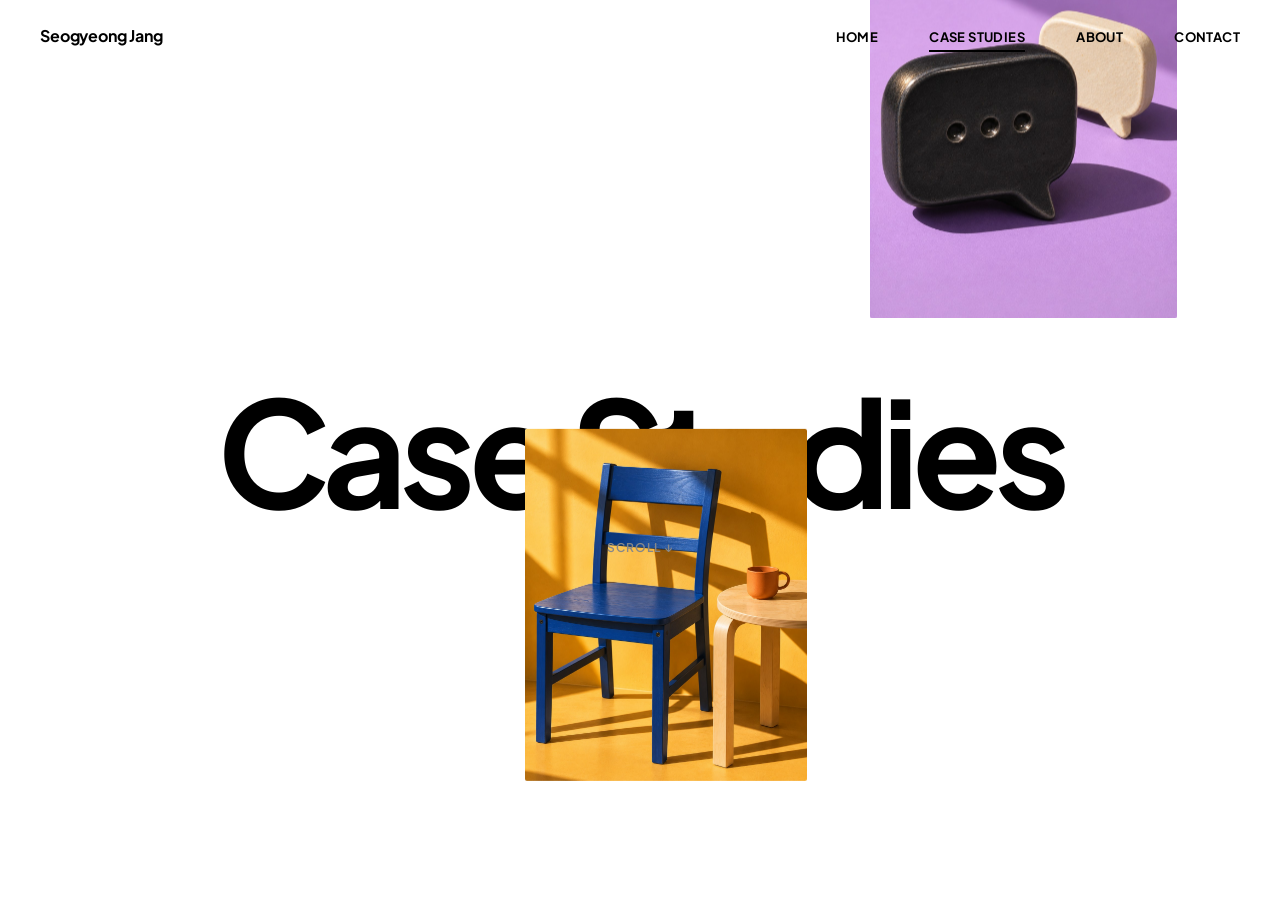
<file: work.html>
<!doctype html>
<html lang="en">
<head>
  <meta charset="utf-8">
  <meta name="viewport" content="width=device-width, initial-scale=1">
  <title>Case Studies — Seogyeong Jang</title>
  <meta name="description" content="Selected case studies by Seogyeong Jang, product designer.">
  <link rel="preconnect" href="https://fonts.googleapis.com">
  <link rel="preconnect" href="https://fonts.gstatic.com" crossorigin>
  <link href="https://fonts.googleapis.com/css2?family=Plus+Jakarta+Sans:ital,wght@0,400;0,500;0,600;0,700;1,400&display=swap" rel="stylesheet">
  <link rel="stylesheet" href="css/tokens.css">
  <link rel="stylesheet" href="css/site.css">
  <link rel="stylesheet" href="css/mono.css">
  <script>document.documentElement.classList.add('js');</script>
</head>
<body class="work-page">
  <a class="skip-link t-label" href="#main">Skip to content</a>

  <header class="work-top">
    <a class="work-brand" href="index.html" data-exit>Seogyeong Jang</a>
    <nav class="work-nav" aria-label="Primary">
      <a href="index.html" data-exit>Home</a>
      <a href="work.html" aria-current="page">Case Studies</a>
      <a href="about.html">About</a>
      <a href="index.html#contact" data-exit>Contact</a>
    </nav>
  </header>

  <main id="main">
    <h1 class="work-word">Case Studies</h1>
    <p class="work-hint t-overline-sm" aria-hidden="true">Scroll ↓</p>

    <div class="work-field" data-field>
      <a class="witem" href="case-study.html" style="--x:6vw;--w:34vw;--ar:4 / 3;--sp:1;--n:0">
        <img src="img/hero-project.jpg" alt="Deft — hero image" style="object-position:50% 35%">
        <span class="witem__cap"><span class="witem__kicker">Case study 01</span><span class="witem__row"><span class="witem__title" data-split>Deft</span><span class="witem__arrow" aria-hidden="true">→</span></span></span>
      </a>
      <a class="witem" href="case-study-2.html" style="--x:68vw;--w:24vw;--ar:4 / 5;--sp:.92;--n:1;--c:#d6a4f2">
        <img src="img/case-02.jpg" alt="X Premium Redesign — key image">
        <span class="witem__cap"><span class="witem__kicker">Case study 02</span><span class="witem__row"><span class="witem__title" data-split>X Premium Redesign</span><span class="witem__arrow" aria-hidden="true">→</span></span></span>
      </a>
      <a class="witem" href="case-study-3.html" style="--x:41vw;--w:22vw;--ar:4 / 5;--sp:1.1;--n:2;--c:#f0b63a">
        <img src="img/case-03.jpg" alt="Case study 03 — key image">
        <span class="witem__cap"><span class="witem__kicker">Case study 03</span><span class="witem__row"><span class="witem__title" data-split>Case study 03</span><span class="witem__arrow" aria-hidden="true">→</span></span></span>
      </a>
      <a class="witem" href="case-study.html" style="--x:58vw;--w:34vw;--ar:4 / 3;--sp:.96;--n:3" aria-hidden="true" tabindex="-1">
        <img src="img/hero-project.jpg" alt="" style="object-position:50% 35%">
        <span class="witem__cap"><span class="witem__kicker">Case study 01</span><span class="witem__row"><span class="witem__title" data-split>Deft</span><span class="witem__arrow" aria-hidden="true">→</span></span></span>
      </a>
      <a class="witem" href="case-study-2.html" style="--x:10vw;--w:24vw;--ar:4 / 5;--sp:1.05;--n:4;--c:#d6a4f2" aria-hidden="true" tabindex="-1">
        <img src="img/case-02.jpg" alt="X Premium Redesign — key image">
        <span class="witem__cap"><span class="witem__kicker">Case study 02</span><span class="witem__row"><span class="witem__title" data-split>X Premium Redesign</span><span class="witem__arrow" aria-hidden="true">→</span></span></span>
      </a>
      <a class="witem" href="case-study-3.html" style="--x:70vw;--w:22vw;--ar:4 / 5;--sp:.9;--n:5;--c:#f0b63a" aria-hidden="true" tabindex="-1">
        <img src="img/case-03.jpg" alt="Case study 03 — key image">
        <span class="witem__cap"><span class="witem__kicker">Case study 03</span><span class="witem__row"><span class="witem__title" data-split>Case study 03</span><span class="witem__arrow" aria-hidden="true">→</span></span></span>
      </a>
    </div>
  </main>
  <script src="js/main.js" defer></script>
  <script src="js/work.js" defer></script>
</body>
</html>
</file>
<file: css/tokens.css>
/* ==========================================================================
   Design tokens — mirrored from the Figma file (Color / Spacing variables
   and the 19 text styles). Line-height is unitless and letter-spacing is in
   em, so every style scales with its own font-size. Sizes are rem + clamp()
   so type stays proportional across breakpoints.
   ========================================================================== */

:root {
  /* Font */
  --font-sans: "Plus Jakarta Sans", system-ui, -apple-system, "Segoe UI", "Apple SD Gothic Neo", "Noto Sans KR", sans-serif;

  /* Color — text */
  --text-primary: #1a1a1a;
  --text-statement: #3a3a3a;
  --text-nav: #333333;
  --text-caption: #444444;
  --text-secondary: #666666;
  --text-meta: #888888;
  --text-inverse: #ffffff;
  --text-inverse-secondary: #bdbdbd;

  /* Color — surface */
  --surface-page: #ffffff;
  --surface-subtle: #f2f2f2;
  --surface-callout: #f5f5f7;
  --surface-band: #f5f5f7;
  --surface-card: #ffffff;
  --surface-card-muted: #f7f7f8;
  --surface-placeholder: #ededed;
  --surface-inverse: #2b2b2b;
  --surface-inverse-subtle: #454545;

  /* Color — border */
  --border-default: #e6e6e6;
  --border-strong: #d9d9d9;
  --border-quote: #cccccc;

  /* Color — emotion */
  --emotion-positive: #2f6feb;
  --emotion-negative: #d93636;
  --emotion-caution: #d9a400;
  --emotion-hopeful: #8b5cf6;
  --emotion-relief: #2e9e5b;

  /* Spacing (px from Figma → rem) */
  --space-2xs: 0.25rem;  /* 4  */
  --space-xs: 0.5rem;    /* 8  */
  --space-sm: 1rem;      /* 16 */
  --space-md: 1.5rem;    /* 24 */
  --space-card: 2rem;    /* 32 */
  --space-lg: 2.5rem;    /* 40 */
  --space-xl: 4rem;      /* 64 */
  --space-section-y: clamp(4rem, 3rem + 3.2vw, 6rem); /* 96 at desktop */

  /* Layout */
  --content-width: 1146px;
  --text-width: 754px;
  --gutter: 30px;
  --page-pad: clamp(1.25rem, 0.6rem + 2.8vw, 2.5rem); /* min side padding on small screens */

  /* Radius */
  --radius-md: 12px;
  --radius-lg: 16px;
  --radius-full: 999px;

  /* Motion */
  --ease-out: cubic-bezier(0.22, 1, 0.36, 1);
  --dur-fast: 180ms;
  --dur-base: 420ms;
  --dur-slow: 700ms;
}

/* ==========================================================================
   Typography — one class per Figma text style
   ========================================================================== */

/* Display */
.t-display-statement { font-size: clamp(1.375rem, 1.1rem + 0.9vw, 1.75rem); font-weight: 400; line-height: 1.4;  letter-spacing: -0.01em; }
.t-display-stat      { font-size: clamp(1.625rem, 1.2rem + 1vw, 2rem);      font-weight: 500; line-height: 1.2;  letter-spacing: -0.01em; }

/* Heading */
.t-h1   { font-size: clamp(1.375rem, 1.1rem + 0.9vw, 1.75rem); font-weight: 700; line-height: 1.25; letter-spacing: -0.01em; }
.t-card { font-size: clamp(1.25rem, 1.05rem + 0.6vw, 1.5rem);  font-weight: 600; line-height: 1.3;  letter-spacing: -0.01em; }
.t-h2   { font-size: clamp(1.125rem, 1rem + 0.4vw, 1.25rem);   font-weight: 600; line-height: 1.35; letter-spacing: -0.005em; }

/* Body */
.t-body-lg        { font-size: clamp(1.0625rem, 0.95rem + 0.4vw, 1.25rem); font-weight: 400; line-height: 1.5; letter-spacing: -0.005em; }
.t-body-lg-italic { font-size: clamp(1.0625rem, 0.95rem + 0.4vw, 1.25rem); font-weight: 400; line-height: 1.5; letter-spacing: -0.005em; font-style: italic; }
.t-body-md        { font-size: clamp(1rem, 0.93rem + 0.25vw, 1.125rem);     font-weight: 400; line-height: 1.5; letter-spacing: -0.005em; }
.t-body-md-strong { font-size: clamp(1rem, 0.93rem + 0.25vw, 1.125rem);     font-weight: 600; line-height: 1.5; letter-spacing: -0.005em; }
.t-body-sm        { font-size: 1rem; font-weight: 400; line-height: 1.5; letter-spacing: 0; }
.t-body-sm-strong { font-size: 1rem; font-weight: 600; line-height: 1.5; letter-spacing: 0; }

/* UI */
.t-nav          { font-size: 1rem;     font-weight: 600; line-height: 1.4; letter-spacing: 0; }
.t-overline     { font-size: 0.875rem; font-weight: 500; line-height: 1.4; letter-spacing: 0.08em; text-transform: uppercase; }
.t-overline-sm  { font-size: 0.75rem;  font-weight: 500; line-height: 1.4; letter-spacing: 0.08em; text-transform: uppercase; }
.t-label        { font-size: 0.875rem; font-weight: 500; line-height: 1.4; letter-spacing: 0; }
.t-chip         { font-size: 0.875rem; font-weight: 400; line-height: 1.4; letter-spacing: 0; }
.t-caption      { font-size: 0.875rem; font-weight: 400; line-height: 1.5; letter-spacing: 0; }
.t-meta         { font-size: 0.75rem;  font-weight: 400; line-height: 1.5; letter-spacing: 0; }
</file>
<file: css/site.css>
/* Layout + components for the case-study sub page. Tokens live in tokens.css. */

*, *::before, *::after { box-sizing: border-box; }
html { scroll-behavior: smooth; -webkit-text-size-adjust: 100%; }
body {
  margin: 0;
  background: var(--surface-page);
  color: var(--text-primary);
  font-family: var(--font-sans);
  font-size: 1rem;
  line-height: 1.5;
  -webkit-font-smoothing: antialiased;
  text-rendering: optimizeLegibility;
}
h1, h2, h3, h4, p, ul, ol, figure, blockquote { margin: 0; padding: 0; }
ul, ol { list-style: none; }
a { color: inherit; text-decoration: none; }
img { max-width: 100%; display: block; }
button { font: inherit; color: inherit; background: none; border: 0; cursor: pointer; }
:focus-visible { outline: 2px solid var(--text-primary); outline-offset: 3px; border-radius: 4px; }

.skip-link {
  position: absolute; left: var(--space-sm); top: -4rem; z-index: 100;
  background: var(--text-primary); color: var(--text-inverse);
  padding: var(--space-xs) var(--space-sm); border-radius: var(--radius-md);
}
.skip-link:focus { top: var(--space-sm); }

.container { width: min(var(--content-width), 100% - 2 * var(--page-pad)); margin-inline: auto; }
.measure { max-width: var(--text-width); }

/* ---------- Progress bar ---------- */
.progress {
  position: fixed; inset: 0 0 auto 0; height: 3px; z-index: 60;
  background: var(--text-primary); transform-origin: 0 50%; transform: scaleX(0);
}

/* ---------- Header ---------- */
.site-header {
  position: sticky; top: 0; z-index: 50;
  background: color-mix(in srgb, var(--surface-page) 88%, transparent);
  backdrop-filter: saturate(1.4) blur(12px);
  -webkit-backdrop-filter: saturate(1.4) blur(12px);
  border-bottom: 1px solid transparent;
  transition: border-color var(--dur-base) var(--ease-out), box-shadow var(--dur-base) var(--ease-out);
}
.site-header.is-scrolled { border-bottom-color: var(--border-default); }
.nav {
  display: flex; align-items: center; justify-content: space-between;
  min-height: 64px; padding-block: var(--space-md);
}
.nav__brand { color: var(--text-primary); }
.nav__links { display: flex; gap: clamp(1.5rem, 1rem + 2.2vw, 4rem); }
.nav__link { position: relative; color: var(--text-secondary); padding-block: var(--space-2xs); transition: color var(--dur-fast); }
.nav__link::after {
  content: ""; position: absolute; left: 0; right: 0; bottom: 0; height: 2px; background: currentColor;
  transform: scaleX(0); transform-origin: 0 50%; transition: transform var(--dur-base) var(--ease-out);
}
.nav__link:hover, .nav__link[aria-current="page"] { color: var(--text-primary); }
.nav__link:hover::after, .nav__link[aria-current="page"]::after { transform: scaleX(1); }
.nav__toggle { display: none; width: 44px; height: 44px; margin-right: -10px; align-items: center; justify-content: center; }
.nav__toggle span, .nav__toggle span::before {
  display: block; width: 22px; height: 2px; background: var(--text-primary); border-radius: 2px;
  transition: transform var(--dur-base) var(--ease-out), background var(--dur-fast);
}
.nav__toggle span { position: relative; }
.nav__toggle span::before { content: ""; position: absolute; top: 7px; }
.nav__toggle[aria-expanded="true"] span { background: transparent; }
.nav__toggle[aria-expanded="true"] span::before { top: 0; transform: rotate(45deg); }
.nav__toggle[aria-expanded="true"] span::after {
  content: ""; position: absolute; top: 0; left: 0; width: 22px; height: 2px; background: var(--text-primary); transform: rotate(-45deg);
}

@media (max-width: 720px) {
  .nav__toggle { display: inline-flex; }
  .nav__links {
    position: absolute; top: 100%; left: 0; right: 0; flex-direction: column; gap: 0;
    background: var(--surface-page); border-bottom: 1px solid var(--border-default);
    padding: var(--space-xs) var(--page-pad) var(--space-md);
    clip-path: inset(0 0 100% 0); visibility: hidden; opacity: 0;
    transition: clip-path var(--dur-base) var(--ease-out), opacity var(--dur-fast), visibility 0s linear var(--dur-base);
  }
  .nav__links.is-open { clip-path: inset(0); visibility: visible; opacity: 1; transition-delay: 0s; }
  .nav__link { padding-block: var(--space-sm); border-bottom: 1px solid var(--border-default); }
  .nav__link::after { display: none; }
}

/* ---------- Sections ---------- */
.section { padding-block: var(--space-section-y); }
.section--band { background: var(--surface-band); }
.section__inner { display: flex; flex-direction: column; gap: var(--space-lg); }
.section-header { display: flex; flex-direction: column; gap: var(--space-sm); max-width: var(--text-width); }
.section-header__label { color: var(--text-secondary); }
.section-header__title { color: var(--text-primary); text-wrap: balance; }
.statement { color: var(--text-statement); max-width: var(--text-width); text-wrap: pretty; }
.prose { max-width: var(--text-width); text-wrap: pretty; }
.sub-title { color: var(--text-primary); }
.stack-sm { display: flex; flex-direction: column; gap: var(--space-sm); }
.stack-md { display: flex; flex-direction: column; gap: var(--space-md); }

.hero { padding-block: clamp(3rem, 2rem + 4vw, 6rem) var(--space-section-y); }

/* ---------- Media placeholder ---------- */
.media { display: flex; flex-direction: column; gap: var(--space-sm); }
.media__img {
  display: grid; place-items: center; width: 100%;
  background: var(--surface-placeholder); border-radius: var(--radius-md);
  color: var(--text-meta); overflow: hidden; position: relative;
}
.media__img::after {
  content: ""; position: absolute; inset: 0;
  background: linear-gradient(110deg, transparent 30%, rgba(255,255,255,.55) 50%, transparent 70%);
  transform: translateX(-100%); animation: shimmer 2.6s var(--ease-out) infinite;
}
.media__caption { color: var(--text-meta); }
.ratio-hero { aspect-ratio: 1146 / 560; }
.ratio-wide { aspect-ratio: 1146 / 597; }
.ratio-side { aspect-ratio: 362 / 597; }
.ratio-persona { aspect-ratio: 558 / 560; }
@keyframes shimmer { to { transform: translateX(100%); } }

/* ---------- Meta + chips ---------- */
.meta { display: grid; grid-template-columns: repeat(4, minmax(0, 1fr)); gap: var(--gutter); }
.meta__item { display: flex; flex-direction: column; gap: var(--space-xs); }
.meta__label { color: var(--text-secondary); }
.chips { display: flex; flex-wrap: wrap; gap: 12px; }
.chip {
  background: var(--surface-subtle); color: #333; border-radius: var(--radius-full);
  padding: 0.75rem 1.5rem;
  transition: background var(--dur-fast), color var(--dur-fast), transform var(--dur-base) var(--ease-out);
}
.chip:hover { background: var(--text-primary); color: var(--text-inverse); transform: translateY(-2px); }
@media (max-width: 720px) {
  .meta { grid-template-columns: repeat(2, minmax(0, 1fr)); row-gap: var(--space-md); }
  .chip { padding: 0.625rem 1.125rem; }
}

/* ---------- Callouts ---------- */
.callout {
  display: flex; flex-direction: column; gap: var(--space-md);
  background: var(--surface-callout); border-radius: var(--radius-lg);
  padding: clamp(1.5rem, 1rem + 2.2vw, 4rem);
}
.callout--white { background: var(--surface-card); }
.callout--dark {
  background: var(--surface-inverse); color: var(--text-inverse);
  padding: var(--space-md) var(--space-card); gap: var(--space-xs); max-width: var(--text-width);
}
.callout--dark .callout__label { color: var(--text-inverse-secondary); }
.callout__label { color: var(--text-secondary); }
.callout__body { max-width: var(--text-width); text-wrap: pretty; }
@media (max-width: 720px) { .callout--dark { padding: var(--space-md); } }

/* ---------- Split (8/4) ---------- */
.split { display: grid; grid-template-columns: minmax(0, 754fr) minmax(0, 362fr); gap: var(--gutter); align-items: start; }
.split__text { display: flex; flex-direction: column; gap: var(--space-lg); }
@media (max-width: 860px) { .split { grid-template-columns: 1fr; } .ratio-side { aspect-ratio: 4 / 3; } }

/* ---------- Quote ---------- */
.quote { border-left: 2px solid var(--border-quote); padding-left: var(--space-md); max-width: var(--text-width); }

/* ---------- Source list ---------- */
.sources { display: flex; flex-direction: column; gap: 12px; padding-left: var(--space-sm); max-width: var(--text-width); }
.sources li { position: relative; padding-left: 1rem; }
.sources li::before { content: "–"; position: absolute; left: 0; color: var(--text-meta); }

/* ---------- Stat cards ---------- */
.stats { display: grid; grid-template-columns: repeat(3, minmax(0, 1fr)); gap: var(--gutter); }
.stat {
  display: flex; flex-direction: column; gap: var(--space-xs);
  background: var(--surface-card-muted); border-radius: var(--radius-md); padding: var(--space-md);
  transition: transform var(--dur-base) var(--ease-out), box-shadow var(--dur-base) var(--ease-out);
}
.stat:hover { transform: translateY(-4px); box-shadow: 0 12px 28px -16px rgba(0,0,0,.25); }
.stat__value { color: var(--text-primary); }
.stat__text { color: var(--text-secondary); }
.stats__row-label { grid-column: 1 / -1; color: var(--text-secondary); }
@media (max-width: 960px) { .stats { grid-template-columns: repeat(2, minmax(0, 1fr)); } }
@media (max-width: 600px) { .stats { grid-template-columns: 1fr; } }

/* ---------- Insight cards ---------- */
.insights { display: grid; grid-template-columns: repeat(2, minmax(0, 1fr)); gap: var(--gutter); }
.insight {
  display: flex; flex-direction: column; gap: var(--space-sm);
  background: var(--surface-card); border-radius: var(--radius-md); padding: var(--space-card);
  transition: transform var(--dur-base) var(--ease-out), box-shadow var(--dur-base) var(--ease-out);
}
.insight:hover { transform: translateY(-4px); box-shadow: 0 14px 30px -18px rgba(0,0,0,.28); }
.insight__title-row { display: flex; align-items: baseline; flex-wrap: wrap; gap: var(--space-xs); }
.insight__tag { color: var(--text-meta); }
.insight__text { color: var(--text-secondary); }
@media (max-width: 720px) { .insights { grid-template-columns: 1fr; } .insight { padding: var(--space-md); } }

/* ---------- Principles ---------- */
.principles { display: grid; grid-template-columns: repeat(2, minmax(0, 362px)); column-gap: var(--gutter); row-gap: var(--space-xs); }
.principles li { display: flex; gap: var(--space-xs); }
.principles li::before { content: "–"; color: var(--text-meta); }
@media (max-width: 720px) { .principles { grid-template-columns: 1fr; } }

/* ---------- Persona ---------- */
.persona-wrap { display: grid; grid-template-columns: repeat(2, minmax(0, 1fr)); gap: var(--gutter); align-items: stretch; }
.persona {
  display: flex; flex-direction: column; gap: var(--space-md);
  background: var(--surface-callout); border-radius: var(--radius-lg); padding: clamp(1.5rem, 1rem + 1.6vw, 2.5rem);
}
.persona__head { display: flex; flex-direction: column; gap: var(--space-2xs); }
.persona__kicker { color: var(--text-secondary); }
.persona__summary { color: var(--text-secondary); }
.persona dl { display: flex; flex-direction: column; gap: var(--space-md); margin: 0; }
.persona dl div { display: flex; flex-direction: column; gap: var(--space-2xs); }
.persona dt { color: var(--text-secondary); }
.persona dd { margin: 0; }
@media (max-width: 860px) { .persona-wrap { grid-template-columns: 1fr; } .ratio-persona { aspect-ratio: 4 / 3; } }

/* ---------- Journey ---------- */
.journey { display: flex; align-items: stretch; gap: var(--space-xs); }
.journey__arrow { align-self: center; color: var(--text-meta); flex: 0 0 auto; transition: color var(--dur-fast); }
.stage {
  flex: 1 1 0; min-width: 0; display: flex; flex-direction: column; gap: var(--space-sm);
  border: 1px solid var(--border-default); border-radius: var(--radius-md); padding: var(--space-sm);
  background: var(--surface-page);
  transition: opacity var(--dur-base) var(--ease-out), border-color var(--dur-fast), transform var(--dur-base) var(--ease-out), box-shadow var(--dur-base) var(--ease-out);
}
.journey:hover .stage:not(:hover):not(:focus-within) { opacity: 0.5; }
.stage:hover, .stage:focus-within { border-color: var(--border-strong); transform: translateY(-4px); box-shadow: 0 14px 28px -18px rgba(0,0,0,.3); }
.stage__name { color: var(--text-primary); }
.stage__action { color: var(--text-primary); }
.stage__block { display: flex; flex-direction: column; gap: var(--space-2xs); }
.stage__label { color: var(--text-secondary); }
.stage__divider { border: 0; border-top: 1px solid var(--surface-subtle); width: 100%; margin: 0; }
.stage__finding { color: var(--tone, var(--text-primary)); }
.stage__result { color: var(--text-primary); }
.stage--blue   { --tone: var(--emotion-positive); }
.stage--red    { --tone: var(--emotion-negative); }
.stage--yellow { --tone: var(--emotion-caution); }
.stage--purple { --tone: var(--emotion-hopeful); }
.stage--green  { --tone: var(--emotion-relief); }
@media (max-width: 1000px) {
  .journey {
    overflow-x: auto; scroll-snap-type: x mandatory; gap: var(--space-xs);
    margin-inline: calc(-1 * var(--page-pad)); padding: var(--space-xs) var(--page-pad) var(--space-md);
    scrollbar-width: thin;
  }
  .stage { flex: 0 0 min(15rem, 72vw); scroll-snap-align: start; }
  .journey:hover .stage:not(:hover) { opacity: 1; }
}

/* ---------- Competitor rows ---------- */
.landscape { border-top: 1px solid var(--border-default); }
.row {
  display: grid; grid-template-columns: minmax(0, 264fr) minmax(0, 411fr) minmax(0, 411fr); gap: var(--gutter);
  padding-block: var(--space-card); border-bottom: 1px solid var(--border-default);
  transition: background var(--dur-base) var(--ease-out);
}
.row__name { display: flex; flex-direction: column; gap: var(--space-2xs); }
.row__descriptor { color: var(--text-secondary); }
.row__col { display: flex; flex-direction: column; gap: var(--space-xs); }
.row__col-label { color: var(--text-secondary); margin-bottom: var(--space-2xs); }
.row__list { display: flex; flex-direction: column; gap: var(--space-xs); }
.row__list li { display: flex; gap: var(--space-xs); }
.row__list li::before { flex: 0 0 auto; width: 10px; color: var(--text-secondary); }
.row__list--plus li::before { content: "+"; }
.row__list--minus li::before { content: "–"; }
.row--ours .row__name .row__title { position: relative; width: fit-content; }
.row--ours .row__name .row__title::after { content: ""; position: absolute; left: 0; right: 0; bottom: -2px; height: 2px; background: var(--text-primary); }
@media (max-width: 860px) { .row { grid-template-columns: 1fr 1fr; } .row__name { grid-column: 1 / -1; } }
@media (max-width: 560px) { .row { grid-template-columns: 1fr; } }

/* ---------- HMW ---------- */
.hmw { display: flex; flex-direction: column; gap: 12px; max-width: var(--text-width); counter-reset: hmw; }
.hmw__item {
  display: flex; gap: var(--space-sm); align-items: baseline;
  background: var(--surface-card); border: 1px solid var(--border-default); border-radius: var(--radius-md);
  padding: 1.25rem var(--space-md);
  transition: transform var(--dur-base) var(--ease-out), border-color var(--dur-fast), box-shadow var(--dur-base) var(--ease-out);
}
.hmw__item:hover { transform: translateX(6px); border-color: var(--text-primary); box-shadow: 0 10px 24px -18px rgba(0,0,0,.35); }
.hmw__num { color: var(--text-meta); font-variant-numeric: tabular-nums; }

/* ---------- Footer ---------- */
.site-footer { padding-bottom: var(--space-section-y); }
.next {
  display: flex; flex-direction: column; gap: var(--space-sm);
  border-top: 1px solid var(--border-default); border-bottom: 1px solid var(--border-default);
  padding-block: var(--space-xl);
}
.next__label { color: var(--text-secondary); }
.next__row { display: flex; align-items: center; justify-content: space-between; gap: var(--space-md); }
.next__arrow { display: inline-block; transition: transform var(--dur-base) var(--ease-out); }
.next:hover .next__arrow, .next:focus-visible .next__arrow { transform: translateX(10px); }
.next__title { background: linear-gradient(currentColor, currentColor) 0 100% / 0 2px no-repeat; transition: background-size var(--dur-base) var(--ease-out); padding-bottom: 2px; }
.next:hover .next__title { background-size: 100% 2px; }

/* ---------- Project cards (Home + Case Studies list) ---------- */
.project-grid { display: grid; grid-template-columns: repeat(2, minmax(0, 1fr)); gap: var(--space-lg) var(--gutter); }
.project-card { display: flex; flex-direction: column; gap: var(--space-md); color: inherit; }
.project-card--feature { grid-column: 1 / -1; }
.project-card__media { overflow: hidden; border-radius: var(--radius-md); }
.project-card__media .media__img { border-radius: 0; transition: transform var(--dur-slow) var(--ease-out); }
a.project-card:hover .project-card__media .media__img, a.project-card:focus-visible .project-card__media .media__img { transform: scale(1.03); }
.project-card__body { display: flex; flex-direction: column; gap: var(--space-sm); }
.project-card__kicker { color: var(--text-secondary); }
.project-card__title-row { display: flex; align-items: baseline; justify-content: space-between; gap: var(--space-md); }
.project-card__title { background: linear-gradient(currentColor, currentColor) 0 100% / 0 2px no-repeat; transition: background-size var(--dur-base) var(--ease-out); padding-bottom: 2px; }
a.project-card:hover .project-card__title { background-size: 100% 2px; }
.project-card__arrow { display: inline-block; transition: transform var(--dur-base) var(--ease-out); }
a.project-card:hover .project-card__arrow { transform: translateX(8px); }
.project-card__text { color: var(--text-secondary); max-width: var(--text-width); text-wrap: pretty; }
.project-card--soon { opacity: 0.6; cursor: default; }
.project-card--soon .media__img::after { display: none; }
.badge { display: inline-block; width: fit-content; background: var(--surface-subtle); color: var(--text-secondary); border-radius: var(--radius-full); padding: 0.25rem 0.75rem; }
@media (max-width: 720px) { .project-grid { grid-template-columns: 1fr; } }

/* ---------- Simple footer ---------- */
.site-footer--simple { border-top: 1px solid var(--border-default); padding-block: var(--space-md); }
.site-footer--simple .container { display: flex; justify-content: space-between; gap: var(--space-md); flex-wrap: wrap; color: var(--text-meta); }
.site-footer--simple a:hover { color: var(--text-primary); }

/* ---------- CTA band ---------- */
.cta { display: flex; flex-direction: column; gap: var(--space-md); align-items: flex-start; }
.button {
  display: inline-flex; align-items: center; gap: var(--space-xs);
  background: var(--text-primary); color: var(--text-inverse); border-radius: var(--radius-full);
  padding: 0.875rem 1.75rem;
  transition: transform var(--dur-base) var(--ease-out), background var(--dur-fast);
}
.button:hover { transform: translateY(-2px); background: var(--surface-inverse-subtle); }

/* ---------- Section sub-nav (case study) ---------- */
:root { --header-h: 65px; --subnav-h: 49px; }
[data-section] { scroll-margin-top: calc(var(--header-h) + var(--subnav-h)); }
.subnav {
  position: sticky; top: var(--header-h); z-index: 40;
  background: color-mix(in srgb, var(--surface-page) 92%, transparent);
  backdrop-filter: saturate(1.4) blur(12px); -webkit-backdrop-filter: saturate(1.4) blur(12px);
  border-block: 1px solid var(--border-default);
}
.subnav__list { display: flex; gap: clamp(1.25rem, 0.5rem + 2vw, 2.5rem); overflow-x: auto; scrollbar-width: none; }
.subnav__list::-webkit-scrollbar { display: none; }
.subnav__link {
  position: relative; flex: none; white-space: nowrap; color: var(--text-secondary);
  padding-block: 0.875rem; transition: color var(--dur-fast);
}
.subnav__link::after {
  content: ""; position: absolute; left: 0; right: 0; bottom: -1px; height: 2px; background: var(--text-primary);
  transform: scaleX(0); transform-origin: 0 50%; transition: transform var(--dur-base) var(--ease-out);
}
.subnav__link:hover, .subnav__link.is-active { color: var(--text-primary); }
.subnav__link.is-active::after { transform: scaleX(1); }

/* ---------- Dot nav (case study, wide screens) ---------- */
.dotnav { position: fixed; right: 1.25rem; top: 50%; transform: translateY(-50%); z-index: 45; display: none; flex-direction: column; gap: 0.25rem; }
.dotnav a { position: relative; display: grid; place-items: center; width: 24px; height: 24px; }
.dotnav a::after {
  content: ""; width: 8px; height: 8px; border-radius: 50%; background: var(--border-quote);
  transition: transform var(--dur-base) var(--ease-out), background var(--dur-fast);
}
.dotnav a:hover::after { background: var(--text-secondary); transform: scale(1.3); }
.dotnav a.is-active::after { background: var(--text-primary); transform: scale(1.5); }
.dotnav a::before {
  content: attr(data-label); position: absolute; right: 100%; margin-right: 0.5rem; white-space: nowrap;
  background: var(--text-primary); color: var(--text-inverse); font-size: 0.8125rem; line-height: 1;
  padding: 0.4rem 0.6rem; border-radius: var(--radius-md); opacity: 0; transform: translateX(6px); pointer-events: none;
  transition: opacity var(--dur-fast), transform var(--dur-base) var(--ease-out);
}
.dotnav a:hover::before, .dotnav a:focus-visible::before { opacity: 1; transform: none; }
@media (min-width: 1200px) { .dotnav { display: flex; } }

/* ---------- Home: scroll cue ---------- */
.scroll-cue { display: inline-flex; align-items: center; gap: var(--space-sm); color: var(--text-secondary); margin-top: var(--space-md); }
.scroll-cue__line { position: relative; width: 1px; height: 40px; background: var(--border-strong); overflow: hidden; }
.scroll-cue__line::after { content: ""; position: absolute; left: 0; top: 0; width: 1px; height: 16px; background: var(--text-primary); animation: cue 1.8s var(--ease-out) infinite; }
@keyframes cue { from { transform: translateY(-16px); } to { transform: translateY(40px); } }

/* ---------- Home: 3D project carousel ---------- */
.carousel { display: flex; flex-direction: column; gap: var(--space-md); }
.carousel__stage {
  position: relative; height: clamp(320px, 38vw, 520px); perspective: 1400px; overflow: hidden;
  touch-action: pan-y; user-select: none;
}
.carousel__world {
  position: absolute; inset: 0; transform-style: preserve-3d; will-change: transform;
  transform: rotateX(var(--rx, 0deg)) rotateY(var(--ry, 0deg)) translateZ(var(--sz, 0px));
}
/* Intro: cards fly in from depth, centre card first; runs once per session when the section scrolls into view */
@keyframes ccard-in {
  from {
    opacity: 0; filter: blur(14px);
    transform: translateX(calc(var(--o) * 62%)) translateY(60px) translateZ(-1100px) rotateY(calc(var(--o) * -34deg + 55deg));
  }
}
.carousel.will-intro .ccard { opacity: 0; }
.carousel.is-intro .ccard { animation: ccard-in 1.2s var(--ease-out) backwards; animation-delay: calc(var(--a) * 160ms); }
.ccard {
  --o: 0; --a: 0;
  position: absolute; left: 50%; top: 0; width: min(560px, 68vw); margin-left: calc(min(560px, 68vw) / -2);
  display: flex; flex-direction: column; gap: var(--space-sm);
  transform: translateX(calc(var(--o) * 62%)) translateZ(calc(var(--a) * -160px)) rotateY(calc(var(--o) * -34deg));
  opacity: calc(1 - var(--a) * 0.4); z-index: calc(10 - var(--a));
  transition: transform 700ms var(--ease-out), opacity 700ms var(--ease-out);
  cursor: pointer; color: inherit;
}
.ccard.is-active { cursor: default; }
a.ccard.is-active { cursor: pointer; }
.ccard__media { border-radius: var(--radius-md); overflow: hidden; box-shadow: 0 24px 48px -24px rgba(0, 0, 0, 0.35); }
.ccard__media .media__img { border-radius: 0; }
.ccard:not(.is-active) .ccard__caption { opacity: 0; }
.ccard__caption { display: flex; flex-direction: column; gap: 0.25rem; transition: opacity var(--dur-base); }
.ccard__kicker { color: var(--text-secondary); }
.carousel__controls { display: flex; align-items: center; justify-content: center; gap: var(--space-md); }
.carousel__btn {
  width: 44px; height: 44px; border-radius: 50%; border: 1px solid var(--border-strong);
  display: grid; place-items: center; transition: background var(--dur-fast), color var(--dur-fast), transform var(--dur-base) var(--ease-out);
}
.carousel__btn:hover:not(:disabled) { background: var(--text-primary); color: var(--text-inverse); }
.carousel__btn:disabled { opacity: 0.35; cursor: default; }
.carousel__count { color: var(--text-secondary); min-width: 4.5rem; text-align: center; font-variant-numeric: tabular-nums; }

/* ---------- Numbered project list with hover preview ---------- */
.plist { border-top: 1px solid var(--border-default); }
.plist__row {
  display: grid; grid-template-columns: 4rem minmax(0, 1fr) auto 2rem; align-items: center; gap: var(--space-md);
  padding: var(--space-md) 0; border-bottom: 1px solid var(--border-default); color: inherit;
  transition: padding var(--dur-base) var(--ease-out), color var(--dur-fast);
}
.plist__num { color: var(--text-meta); font-variant-numeric: tabular-nums; }
.plist__title { transition: transform var(--dur-base) var(--ease-out); }
.plist__meta { color: var(--text-secondary); }
.plist__arrow { display: inline-block; transition: transform var(--dur-base) var(--ease-out); }
a.plist__row:hover, a.plist__row:focus-visible { padding-left: var(--space-sm); }
a.plist__row:hover .plist__arrow, a.plist__row:focus-visible .plist__arrow { transform: translateX(8px); }
.plist__row.is-soon { color: var(--text-meta); cursor: default; }
.plist:hover .plist__row:not(:hover) { color: var(--text-meta); }
@media (max-width: 720px) { .plist__row { grid-template-columns: 2.5rem minmax(0, 1fr) 2rem; } .plist__meta { display: none; } }

.preview {
  position: fixed; left: 0; top: 0; z-index: 70; width: 320px; pointer-events: none;
  background: var(--surface-card); border: 1px solid var(--border-default); border-radius: var(--radius-md);
  box-shadow: 0 24px 56px -20px rgba(0, 0, 0, 0.3); padding: var(--space-sm);
  display: flex; flex-direction: column; gap: var(--space-xs);
  opacity: 0; scale: 0.94; transition: opacity var(--dur-fast), scale var(--dur-base) var(--ease-out);
}
.preview.is-on { opacity: 1; scale: 1; }
.preview__title { color: var(--text-primary); }
.preview__tags { gap: 6px; }
.preview__tags .chip { padding: 0.25rem 0.625rem; font-size: 0.75rem; }
.preview__tags:empty { display: none; }
.preview__text { color: var(--text-secondary); }
.preview__cta { align-self: flex-start; margin-top: var(--space-2xs, 0.25rem); background: var(--text-primary); color: var(--text-inverse); border-radius: var(--radius-full); padding: 0.5rem 1rem; }
@media (hover: none), (max-width: 720px) { .preview { display: none; } }

/* ---------- Home: pinned intro scenes (giant type + centre object + drifting post-its) ---------- */
.sr-only { position: absolute; width: 1px; height: 1px; overflow: hidden; clip: rect(0 0 0 0); white-space: nowrap; }
.scenes { --bg: #ececea; --word: #ffffff; --ink: var(--text-primary); --scene-h: calc(100vh - var(--header-h)); height: calc(var(--scene-h) * 4); }
.scenes[data-scene="1"] { --bg: #dededa; --word: #f1f1ef; }
.scenes[data-scene="2"] { --bg: #2b2b2b; --word: #3c3c3c; --ink: #ffffff; }
.scenes[data-scene="3"] { --bg: #f5f5f7; --word: #e6e6ea; }
.scenes__sticky {
  position: sticky; top: var(--header-h); height: var(--scene-h); overflow: hidden;
  background: var(--bg); color: var(--ink); transition: background 700ms var(--ease-out), color 500ms;
}
.scenes__words { position: absolute; inset: 0; }
.sword {
  position: absolute; inset: 0; display: grid; place-content: start center; padding-top: 7vh; text-align: center;
  font-size: clamp(4rem, 15.5vw, 15rem); font-weight: 700; line-height: 0.88; letter-spacing: -0.03em; text-transform: uppercase;
  color: var(--word); opacity: 0; transform: translateY(35%); transition: transform 900ms var(--ease-out), opacity 600ms, color 700ms;
}
.sword.is-active { opacity: 1; transform: none; }
.sword.is-past { transform: translateY(-35%); }
.scenes__float { position: absolute; inset: 0; z-index: 3; pointer-events: none; --mx: 0; --my: 0; --sp: 0; }
.pi {
  position: absolute; width: var(--s); height: var(--s);
  transform: translate3d(calc(var(--mx) * var(--d) * 36px), calc(var(--my) * var(--d) * 36px + var(--sp) * var(--d) * -140px), 0) rotate(var(--r));
}
.pi__in {
  display: block; width: 100%; height: 100%; padding: 6px 7px; background: var(--c); color: #1e1e1e; font-style: normal;
  box-shadow: 0 8px 18px -8px rgba(0, 0, 0, 0.35); animation: drift var(--dur) ease-in-out infinite;
}
@keyframes drift { 0%, 100% { transform: translateY(0) rotate(0deg); } 50% { transform: translateY(-14px) rotate(3deg); } }
.scenes__object {
  position: absolute; z-index: 2; left: 50%; bottom: -6vh; width: clamp(200px, 24vw, 340px); aspect-ratio: 3 / 4;
  display: grid; place-items: center; border-radius: var(--radius-md); background: var(--surface-placeholder); color: var(--text-meta);
  box-shadow: 0 30px 60px -30px rgba(0, 0, 0, 0.45);
  transform: translateX(-50%) translateY(calc(var(--p, 0) * -6vh)) rotate(calc((var(--p, 0) - 0.5) * 14deg));
  transition: transform 120ms linear;
}
.scenes__object { overflow: hidden; }
.scenes__object img { width: 100%; height: 100%; object-fit: cover; object-position: 56% 50%; display: block; }
.sword:first-child { font-size: clamp(3.4rem, 12.5vw, 13rem); }
.scenes__captions { position: absolute; z-index: 4; left: var(--page-pad); bottom: 14vh; width: min(360px, 34vw); }
.scap { position: absolute; left: 0; bottom: 0; width: 100%; opacity: 0; transform: translateY(24px); transition: opacity 600ms, transform 800ms var(--ease-out); color: var(--ink); text-wrap: balance; }
.scap.is-active { opacity: 1; transform: none; }
.scap__sub { display: block; margin-top: var(--space-xs); opacity: 0.7; }
.scap .button { margin-top: var(--space-sm); }
.scenes[data-scene="2"] .scap .button, .scenes .button { background: var(--text-primary); color: var(--text-inverse); }
.scenes[data-scene="3"] .button { background: var(--text-primary); }
.scenes__meta { position: absolute; z-index: 4; right: var(--page-pad); bottom: 14vh; display: flex; flex-direction: column; align-items: flex-end; gap: var(--space-xs); color: var(--ink); opacity: 0.8; }
.scenes__meta .scroll-cue__line { height: 32px; }
.marquee { position: absolute; z-index: 1; left: 0; right: 0; bottom: 0; border-block: 1px solid color-mix(in srgb, var(--ink) 40%, transparent); padding-block: 0.7rem; overflow: hidden; color: var(--ink); background: var(--bg); transition: background 700ms var(--ease-out); }
.marquee__track { display: flex; width: max-content; gap: 2.5rem; animation: marquee 32s linear infinite; }
.marquee__track span::after { content: "•"; margin-left: 2.5rem; }
@keyframes marquee { to { transform: translateX(-50%); } }
@media (max-width: 720px) {
  .scenes__captions { width: calc(100% - 2 * var(--page-pad)); bottom: 22vh; }
  .scenes__object { width: 42vw; bottom: -4vh; }
  .scenes__meta { display: none; }
  .pi:nth-child(n+8) { display: none; }
}

/* ---------- Home (Variant C): name + intro, card fan, big statement, rows ---------- */
.menu-btn {
  position: fixed; top: 20px; right: var(--page-pad); z-index: 70; padding: 0.55rem 1.05rem; border-radius: 999px;
  background: color-mix(in srgb, var(--surface-page) 86%, transparent); backdrop-filter: blur(10px); -webkit-backdrop-filter: blur(10px);
  border: 1px solid var(--border-default); font-size: 0.8125rem; font-weight: 600; letter-spacing: 0.06em; transition: background var(--dur-fast);
}
.menu-btn:hover { background: var(--surface-page); }
.menu-panel {
  position: fixed; top: 66px; right: var(--page-pad); z-index: 70; min-width: 220px; display: flex; flex-direction: column;
  background: var(--surface-page); border: 1px solid var(--border-default); border-radius: 16px; padding: 8px;
  box-shadow: 0 24px 48px -24px rgba(0, 0, 0, 0.3); clip-path: inset(0 0 100% 0); opacity: 0; visibility: hidden;
  transition: clip-path var(--dur-base) var(--ease-out), opacity var(--dur-fast), visibility 0s linear var(--dur-base);
}
.menu-panel.is-open { clip-path: inset(0); opacity: 1; visibility: visible; transition-delay: 0s; }
.menu-panel a { padding: 0.7rem 0.9rem; border-radius: 10px; color: var(--text-primary); }
.menu-panel a:hover, .menu-panel a[aria-current="page"] { background: var(--surface-subtle); }

.home-hero { padding-top: 28px; overflow: hidden; }
.home-intro { max-width: 36ch; font-size: clamp(1rem, 0.9rem + 0.45vw, 1.25rem); line-height: 1.5; color: var(--text-primary); text-wrap: pretty; }
.home-intro strong { font-weight: 600; }
.fan { --w: clamp(130px, 23.6vw, 340px); --mx: 0; position: relative; height: calc(var(--w) * 1.5); margin-top: clamp(1.5rem, 5vw, 5rem); }
.fcard {
  --d: 0; --a: 0; --k: 0.5; --lift: 0px;
  position: absolute; left: 50%; top: calc(var(--a) * var(--w) * 0.1); width: var(--w); aspect-ratio: 340 / 440; border-radius: 14px;
  background: var(--c); color: #1e1e1e; overflow: hidden; display: block; padding: 14px 16px;
  box-shadow: 0 30px 50px -28px rgba(0, 0, 0, 0.35);
  transform: translateX(-50%) translateX(calc(var(--d) * var(--w) * 0.69 + var(--mx) * var(--k) * 14px)) translateY(var(--lift)) rotate(calc(var(--d) * -8deg));
  transition: transform 900ms var(--ease-out), opacity 600ms;
}
.fcard:hover, .fcard:focus-visible { --lift: -18px; }
.fcard--photo { padding: 0; }
.fcard--photo img { width: 100%; height: 100%; object-fit: cover; object-position: 56% 50%; display: block; }
.fan.pre .fcard { opacity: 0; transform: translateX(-50%) translateY(160px) rotate(0deg); }
.fan.intro .fcard { transition-delay: calc(var(--a) * 90ms + 80ms); }
@media (max-width: 720px) { .fan { --w: 34vw; } .fcard { padding: 10px 11px; } .home-hero { padding-top: 72px; } }

.home-statement {
  font-size: clamp(1.75rem, 1rem + 3.2vw, 4rem); font-weight: 700; line-height: 1.22; letter-spacing: -0.02em; max-width: 1200px;
  text-indent: 6em; color: var(--text-primary); text-wrap: pretty; margin-top: var(--space-md);
}
.home-statement-sub { max-width: 480px; margin: var(--space-lg) 0 0 auto; color: var(--text-secondary); }
@media (max-width: 720px) { .home-statement { text-indent: 2em; } .home-statement-sub { margin-left: 0; } }
.do-list { margin-top: var(--space-lg); border-top: 1px solid var(--border-strong); }
.do-row { display: grid; grid-template-columns: 4rem minmax(0, 1fr) minmax(0, 1.6fr); gap: var(--space-md); align-items: center; padding-block: var(--space-lg); border-bottom: 1px solid var(--border-strong); }
.do-row__idx { color: var(--text-secondary); }
.do-row__title { font-size: clamp(1.75rem, 1.2rem + 1.6vw, 2.75rem); font-weight: 700; line-height: 1.1; letter-spacing: -0.015em; }
.do-row__text { color: var(--text-statement); max-width: 46ch; }
@media (max-width: 860px) { .do-row { grid-template-columns: 2.5rem 1fr; } .do-row__text { grid-column: 2; } }
.num-grid { display: grid; grid-template-columns: repeat(3, minmax(0, 1fr)); gap: var(--gutter); margin-top: var(--space-lg); }
.num { display: flex; flex-direction: column; gap: var(--space-xs); padding-bottom: var(--space-md); border-bottom: 1px solid var(--border-strong); }
.num__value { font-size: clamp(4.5rem, 12vw, 9.4rem); font-weight: 700; line-height: 1; letter-spacing: -0.04em; }
.num__note { color: var(--text-secondary); }
@media (max-width: 720px) { .num-grid { grid-template-columns: 1fr; } }
.work-grid { display: grid; grid-template-columns: repeat(3, minmax(0, 1fr)); gap: var(--gutter); }
@media (max-width: 860px) { .work-grid { grid-template-columns: 1fr; } }
.proc-grid { display: grid; grid-template-columns: repeat(4, minmax(0, 1fr)); gap: var(--gutter); margin-top: var(--space-lg); }
.proc { display: flex; flex-direction: column; gap: var(--space-xs); padding-top: var(--space-sm); border-top: 1px solid var(--border-strong); }
.proc span { color: var(--text-secondary); } .proc p { color: var(--text-secondary); }
@media (max-width: 960px) { .proc-grid { grid-template-columns: repeat(2, minmax(0, 1fr)); } }
@media (max-width: 560px) { .proc-grid { grid-template-columns: 1fr; } }
.home-footer { background: var(--surface-inverse); color: var(--text-inverse); padding-block: var(--space-section-y) var(--space-lg); }
.home-footer__big { font-size: clamp(2.75rem, 1rem + 7vw, 7.5rem); font-weight: 700; line-height: 1.02; letter-spacing: -0.03em; }
.home-footer__mail { margin-top: var(--space-xl); }
.home-footer__links { display: flex; gap: var(--space-lg); margin-top: var(--space-md); color: var(--text-inverse-secondary); flex-wrap: wrap; }
.home-footer__links a:hover { color: var(--text-inverse); }
.home-footer__meta { display: flex; justify-content: space-between; gap: var(--space-md); margin-top: var(--space-xl); color: var(--text-inverse-secondary); flex-wrap: wrap; }

/* ---------- Home hero 2: intro + nav on top, photo on a tight pile, giant title behind ---------- */
.home-hero2 {
  --size: min(16.8vw, 24vh); position: relative; min-height: max(820px, 100svh); overflow: hidden; padding: 28px var(--page-pad) 0;
}
.hero2__top { position: relative; z-index: 5; display: flex; justify-content: space-between; align-items: flex-start; gap: 2rem; }
.hero2__nav { display: flex; gap: clamp(1.25rem, 4vw, 4rem); font-size: 0.8125rem; font-weight: 700; letter-spacing: 0.03em; text-transform: uppercase; padding-top: 0.35rem; }
/* Desktop/tablet: nav stays top right, the short intro sits to the right of the photo card (below the nav) */
@media (min-width: 721px) {
  .hero2__top { position: static; justify-content: flex-end; }
  .hero2__nav { position: relative; z-index: 5; }
  .home-hero2 .home-intro { position: absolute; z-index: 5; left: 56.6vw; top: 28.5vh; width: 36.4vw; max-width: none; font-size: clamp(1rem, 1.3vw, 1.75rem); }
}
.hero2__nav a { position: relative; padding-block: 0.25rem; }
.hero2__nav a::after { content: ""; position: absolute; left: 0; right: 0; bottom: 0; height: 2px; background: currentColor; transform: scaleX(0); transform-origin: 0 50%; transition: transform var(--dur-base) var(--ease-out); }
.hero2__nav a:hover::after { transform: scaleX(1); }
.hero2__title {
  position: absolute; z-index: 1; left: var(--page-pad); right: var(--page-pad); bottom: calc(var(--size) * 0.2); margin: 0; white-space: nowrap;
  font-size: var(--size); font-weight: 700; letter-spacing: -0.05em; line-height: 0.9; color: var(--text-primary);
}
.hero2__title .l1 { display: block; }
.hero2__title .l2 { display: flex; align-items: flex-end; justify-content: space-between; }
.hero2__title .role { font-size: clamp(1rem, 0.7rem + 1.5vw, 2.25rem); font-weight: 600; letter-spacing: -0.02em; line-height: 1.1; margin-bottom: 0.9em; }
.hero2__copy { display: none; }
.pile {
  --mx: 0; --my: 0; --w: clamp(240px, 30.8vw, 640px);
  position: absolute; z-index: 3; left: 16.7vw; bottom: calc(var(--size) * 1.75); width: var(--w); aspect-ratio: 569 / 409; margin-left: 0;
}
.pcard {
  --tx: 0%; --ty: 0%; --rot: 0deg; position: absolute; inset: 0; display: block; border-radius: 4px; background: var(--c, #ededed); overflow: hidden;
  box-shadow: 0 24px 50px -28px rgba(0, 0, 0, 0.45);
  transform: translate(calc(var(--tx) + var(--mx) * var(--k) * 14px), calc(var(--ty) + var(--my) * var(--k) * 10px)) rotate(calc(var(--rot) + var(--mx) * var(--k) * 1.4deg));
  transition: transform 700ms var(--ease-out), opacity 600ms;
}
.pcard--b1 { --tx: -3%; --ty: 2%; --rot: -5deg; }
.pcard--b2 { --tx: 4%; --ty: -1%; --rot: 6deg; }
.pcard--b3 { --tx: -7%; --ty: 3%; --rot: -12deg; }
.pcard--top { --rot: 2.5deg; border-radius: 4px; }
.pcard--top img { width: 100%; height: 100%; object-fit: cover; object-position: 70% 50%; display: block; }
.pile:hover .pcard--top { scale: 1.015; }
.pile.pre .pcard { opacity: 0; transform: translateY(90px) rotate(0deg); }
.pile.intro .pcard { transition-delay: calc(var(--i) * 90ms + 80ms); }
@media (max-width: 860px) { .hero2__nav { display: none; } }
@media (max-width: 720px) {
  .home-hero2 { min-height: min(100svh, 700px); }
  .home-hero2 .home-intro { padding-right: 84px; }
  .pile { --w: 62vw; left: 50%; margin-left: calc(var(--w) / -2); bottom: calc(var(--size) * 2.6); }
}
@media (min-width: 861px) {
  .menu-btn { opacity: 0; visibility: hidden; transition: opacity var(--dur-base), visibility 0s linear var(--dur-base), background var(--dur-fast); }
  .past-hero .menu-btn { opacity: 1; visibility: visible; transition-delay: 0s; }
}

/* ---------- About page ---------- */
.lang-btn { pointer-events: auto; font-size: 0.8125rem; font-weight: 700; letter-spacing: 0.03em; padding: 0.25rem 0.6rem; border: 1px solid var(--border-strong); border-radius: 999px; transition: background var(--dur-fast), color var(--dur-fast); }
.lang-btn:hover { background: var(--text-primary); color: var(--text-inverse); border-color: var(--text-primary); }
.about { display: grid; grid-template-columns: minmax(280px, 5fr) 6fr; gap: clamp(2rem, 5vw, 6rem); max-width: 1320px; margin: 0 auto; padding: 120px var(--page-pad) clamp(3rem, 6vw, 6rem); align-items: start; }
.about__photo { position: sticky; top: 96px; margin: 0; aspect-ratio: 4 / 5; border-radius: 20px; overflow: hidden; background: var(--surface-placeholder); }
.about__photo img { width: 100%; height: 100%; object-fit: cover; object-position: 56% 50%; display: block; }
.about__text { display: flex; flex-direction: column; gap: var(--space-md); padding-top: 0.5rem; max-width: 640px; }
.about__hello { font-size: 0.9375rem; color: var(--text-secondary); }
.about__lead { font-size: clamp(1.5rem, 1.1rem + 1.6vw, 2.5rem); font-weight: 700; line-height: 1.2; letter-spacing: -0.02em; text-wrap: balance; }
.about__block { display: flex; flex-direction: column; gap: 0.5rem; padding-top: var(--space-md); border-top: 1px solid var(--border-default); }
.about__title { font-size: 1.0625rem; font-weight: 700; letter-spacing: -0.01em; }
.about__p { color: var(--text-statement); line-height: 1.7; text-wrap: pretty; }
.about__links { display: flex; gap: var(--space-lg); padding-top: var(--space-md); border-top: 1px solid var(--border-default); }
.about__links a { position: relative; padding-block: 0.25rem; }
.about__links a::after { content: ""; position: absolute; left: 0; right: 0; bottom: 0; height: 2px; background: currentColor; transform: scaleX(0); transform-origin: 0 50%; transition: transform var(--dur-base) var(--ease-out); }
.about__links a:hover::after { transform: scaleX(1); }
@media (max-width: 860px) { .about { grid-template-columns: 1fr; padding-top: 96px; } .about__photo { position: static; aspect-ratio: 4 / 4.2; } }

/* ---------- Case study (ver_4 layout blocks) ---------- */
.deliverables { display: flex; flex-direction: column; gap: 0.1rem; color: var(--text-primary); }
.cs-split { display: grid; grid-template-columns: minmax(0, 1.7fr) minmax(0, 1fr); gap: var(--gutter); align-items: start; }
.designgoal { margin: 0; padding-left: var(--space-sm); border-left: 2px solid var(--border-quote); color: var(--text-statement); }
.loopbox { margin: 0; display: flex; flex-direction: column; gap: var(--space-xs); }
.loopbox__box { display: flex; flex-direction: column; align-items: center; justify-content: center; gap: 0.25rem; padding: var(--space-lg) var(--space-md); border-radius: var(--radius-md); background: var(--surface-placeholder); color: var(--text-secondary); text-align: center; }
.loopbox figcaption { color: var(--text-secondary); }
.dircard { padding: var(--space-md) var(--space-lg); border-radius: var(--radius-lg); background: var(--surface-card); display: flex; flex-direction: column; gap: var(--space-sm); }
.dircard__label { color: var(--text-secondary); text-transform: uppercase; letter-spacing: 0.08em; }
.dircard__text { max-width: 44ch; text-wrap: pretty; }
.photo { margin: 0; display: flex; flex-direction: column; gap: var(--space-xs); }
.photo img { width: 100%; height: auto; border-radius: var(--radius-md); display: block; }
.photo figcaption { color: var(--text-secondary); }
.aff-grid, .ide-grid { display: grid; grid-template-columns: minmax(0, 1.4fr) minmax(0, 1fr); gap: var(--gutter); align-items: start; }
.pcards { display: flex; flex-direction: column; gap: var(--space-sm); }
.pcard-s { padding: var(--space-md); border-radius: var(--radius-md); background: var(--surface-card); display: flex; flex-direction: column; gap: var(--space-xs); transition: transform var(--dur-base) var(--ease-out), box-shadow var(--dur-base); }
.pcard-s:hover { transform: translateY(-3px); box-shadow: 0 18px 30px -22px rgba(0, 0, 0, 0.35); }
.pcard-s__row { display: flex; justify-content: space-between; align-items: baseline; gap: var(--space-sm); }
.pcard-s p { color: var(--text-secondary); }
.wiw { display: flex; flex-direction: column; gap: var(--space-md); }
.wiw .t-overline-sm { color: var(--text-secondary); margin-bottom: 0.4rem; }
.ph { display: flex; flex-direction: column; justify-content: center; gap: var(--space-xs); padding: var(--space-card); min-height: 320px; border-radius: var(--radius-lg); background: var(--surface-placeholder); }
.band-bg .ph, .section--band .ph { background: var(--surface-card); }
.ph--wide { min-height: 420px; }
.ph__title { font-size: 1.25rem; font-weight: 600; text-transform: uppercase; letter-spacing: -0.01em; }
.ph__note { color: var(--text-statement); max-width: 52ch; font-size: 0.875rem; line-height: 1.6; }
.ratio-sketch { aspect-ratio: 1146 / 640; min-height: 0; }
.proto-grid { display: grid; grid-template-columns: minmax(0, 2fr) minmax(0, 1fr); gap: var(--gutter); align-items: start; }
.proto-grid .ph { min-height: 380px; }
.proto-q { display: flex; flex-direction: column; gap: var(--space-sm); padding-top: var(--space-sm); }
.proto-q .t-overline-sm { color: var(--text-secondary); }
.proto-q__big { font-size: 1.5rem; font-weight: 600; line-height: 1.3; letter-spacing: -0.015em; text-wrap: balance; }
.cards3 { display: grid; grid-template-columns: repeat(3, minmax(0, 1fr)); gap: var(--space-sm); align-items: start; }
.card3 { padding: var(--space-md); border-radius: var(--radius-md); background: var(--surface-card-muted, #f7f7f8); display: flex; flex-direction: column; gap: var(--space-xs); }
.cards3--white .card3, .section--band .card3 { background: var(--surface-card); }
.card3 p { color: var(--text-statement); }
.ba-grid { display: grid; grid-template-columns: repeat(2, minmax(0, 1fr)); gap: var(--space-md); }
.ba-grid .ph { min-height: 300px; }
.disclaimer { color: var(--text-secondary); letter-spacing: 0.04em; }
@media (max-width: 860px) {
  .cs-split, .aff-grid, .ide-grid, .proto-grid, .ba-grid, .cards3 { grid-template-columns: 1fr; }
  .ph, .ph--wide { min-height: 220px; }
}

/* ---------- Persona card (photo/illustration panel + profile) ---------- */
.persona2 { display: grid; grid-template-columns: minmax(240px, 0.85fr) 2.2fr; border-radius: 24px; overflow: hidden; background: var(--surface-card); border: 1px solid var(--border-default); box-shadow: 0 30px 60px -44px rgba(0, 0, 0, 0.35); }
.persona2__visual { position: relative; min-height: 560px; display: flex; align-items: flex-end; padding: var(--space-sm); background: linear-gradient(165deg, #d6ebe8, #a9d8d3); }
.persona2__visual img { position: absolute; inset: 0; width: 100%; height: 100%; object-fit: cover; }
.persona2__id { position: relative; width: 100%; padding: var(--space-sm) var(--space-md); border-radius: 16px; background: rgba(255, 255, 255, 0.88); backdrop-filter: blur(8px); -webkit-backdrop-filter: blur(8px); display: flex; flex-direction: column; gap: var(--space-xs); }
.persona2__meta { display: flex; flex-direction: column; gap: 0.25rem; }
.persona2__meta div { display: flex; justify-content: space-between; gap: var(--space-sm); }
.persona2__meta dt { color: var(--text-secondary); } .persona2__meta dd { margin: 0; font-weight: 600; text-align: right; }
.persona2__body { padding: clamp(1.25rem, 3vw, 2.75rem); display: flex; flex-direction: column; gap: var(--space-md); }
.persona2__name { font-size: clamp(2rem, 1.4rem + 2vw, 3.25rem); font-weight: 700; letter-spacing: -0.03em; line-height: 1.05; color: #1f6f6a; }
.persona2__quote { font-size: clamp(1.0625rem, 0.95rem + 0.6vw, 1.5rem); font-weight: 600; line-height: 1.4; color: #1f6f6a; max-width: 40ch; text-wrap: pretty; }
.persona2__bio { color: var(--text-statement); max-width: 62ch; }
.persona2__cols { display: grid; grid-template-columns: repeat(2, minmax(0, 1fr)); gap: var(--space-lg); }
.persona2__cols h4 { color: var(--text-secondary); margin-bottom: var(--space-xs); }
.persona2__list { display: flex; flex-direction: column; gap: var(--space-xs); padding-left: 1.1rem; list-style: disc; color: var(--text-statement); }
.persona2__meters { display: grid; grid-template-columns: repeat(2, minmax(0, 1fr)); gap: var(--space-lg); padding-top: var(--space-sm); border-top: 1px solid var(--border-default); }
.meter { display: flex; flex-direction: column; gap: 0.4rem; }
.meter__top { display: flex; justify-content: space-between; }
.meter__bar { height: 8px; border-radius: 999px; background: var(--surface-subtle); overflow: hidden; }
.meter__bar span { display: block; height: 100%; border-radius: 999px; background: #5ad8cc; }
.meter p { color: var(--text-secondary); }
@media (max-width: 860px) { .persona2 { grid-template-columns: 1fr; } .persona2__visual { min-height: 320px; } .persona2__cols, .persona2__meters { grid-template-columns: 1fr; } }

/* ---------- Home pile = link to the case-study loop: cursor chip, page exit, return from work ---------- */
.pcard--b1 img { width: 100%; height: 100%; object-fit: cover; display: block; }
@media (hover: hover) { .pile { cursor: none; } }
.pile-cursor {
  position: fixed; left: 0; top: 0; z-index: 90; width: 84px; height: 84px; margin: -42px 0 0 -42px; border-radius: 50%;
  background: #1e1e1e; color: #fff; display: grid; place-items: center; font-size: 1.5rem; pointer-events: none;
  transform: translate3d(var(--cx, -100px), var(--cy, -100px), 0) scale(0); transition: scale 400ms var(--ease-out);
}
.pile-cursor.is-on { scale: 1; }
.pile-cursor span { transform: translateX(0); transition: transform var(--dur-base) var(--ease-out); }
.is-leaving .pile-cursor { scale: 0; }
.is-leaving .pcard {
  transform: translateY(-140vh) rotate(calc(var(--rot) * 2.5)) !important; transition: transform 950ms cubic-bezier(0.7, 0, 0.2, 1) !important;
  transition-delay: calc((3 - var(--i)) * 70ms) !important;
}
.is-leaving .hero2__title { transform: translateY(16vh); opacity: 0; transition: transform 800ms var(--ease-out), opacity 600ms; }
.is-leaving .hero2__top { opacity: 0; transition: opacity 400ms; }
@keyframes fade-in { from { opacity: 0; transform: translateY(24px); } }
.from-work .hero2__top, .from-work .hero2__title { animation: fade-in 1100ms var(--ease-out) 300ms backwards; }
.from-work .pile.intro .pcard { transition-duration: 1800ms; transition-delay: calc(var(--i) * 150ms + 350ms); }
.from-work .pile.pre .pcard { transform: translateY(70vh) rotate(0deg); }

/* ---------- Case-study loop page (work.html) ---------- */
.work-page { background: var(--surface-page); }
.js .work-page { overflow: hidden; height: 100svh; }
.work-top { position: fixed; z-index: 20; inset: 0 0 auto 0; display: flex; justify-content: space-between; align-items: flex-start; padding: 24px var(--page-pad); pointer-events: none; }
.work-top a { pointer-events: auto; font-size: 0.8125rem; font-weight: 700; letter-spacing: 0.03em; text-transform: uppercase; }
.work-brand { font-size: 1rem !important; text-transform: none !important; letter-spacing: -0.01em !important; }
.work-nav { display: flex; gap: clamp(1.25rem, 4vw, 4rem); }
.work-nav a { position: relative; padding-block: 0.25rem; }
.work-nav a::after { content: ""; position: absolute; left: 0; right: 0; bottom: 0; height: 2px; background: currentColor; transform: scaleX(0); transform-origin: 0 50%; transition: transform var(--dur-base) var(--ease-out); }
.work-nav a:hover::after, .work-nav a[aria-current="page"]::after { transform: scaleX(1); }
@media (max-width: 720px) { .work-nav a:not([aria-current]) { display: none; } }
.work-word {
  position: fixed; z-index: 1; left: 50%; top: 50%; transform: translate(-50%, -50%); margin: 0; white-space: nowrap;
  font-size: 11.5vw; font-weight: 700; letter-spacing: -0.05em; line-height: 1; color: var(--text-primary); transition: opacity 500ms, transform 800ms var(--ease-out);
}
.work-hint { position: fixed; z-index: 3; left: 50%; top: calc(50% + 7vw); transform: translateX(-50%); color: var(--text-secondary); transition: opacity 400ms; }
.work-field { position: fixed; inset: 0; z-index: 2; pointer-events: none; overflow: hidden; }
.witem {
  --x: 8vw; --w: 22vw; --ar: 4 / 5; position: absolute; left: var(--x); top: 0; width: var(--w); aspect-ratio: var(--ar);
  display: block; overflow: hidden; pointer-events: auto; background: var(--c, #ededed); will-change: transform; color: #fff; border-radius: 2px;
  animation: fade-in 900ms var(--ease-out) calc(var(--n, 0) * 90ms + 200ms) backwards;
}
.witem img, .witem .wph { position: absolute; inset: 0; width: 100%; height: 100%; object-fit: cover; display: block; transition: transform 900ms var(--ease-out); }
.witem .wph { display: grid; place-items: center; color: rgba(0, 0, 0, 0.45); font-size: 0.875rem; font-weight: 500; }
.witem::after { content: ""; position: absolute; inset: 0; background: linear-gradient(to top, rgba(0, 0, 0, 0.72), rgba(0, 0, 0, 0.05) 55%); opacity: 0; transition: opacity 500ms; }
.witem:hover::after, .witem:focus-visible::after { opacity: 1; }
.witem:hover img, .witem:focus-visible img { transform: scale(1.04); }
.witem__cap { position: absolute; z-index: 2; left: 0; right: 0; bottom: 0; padding: clamp(0.75rem, 1.4vw, 1.5rem); display: flex; flex-direction: column; gap: 0.35rem; }
.witem__kicker { font-size: 0.75rem; letter-spacing: 0.06em; text-transform: uppercase; opacity: 0; transform: translateY(12px); transition: opacity 500ms 0ms, transform 600ms var(--ease-out) 0ms; }
.witem__row { display: flex; align-items: flex-end; justify-content: space-between; gap: 0.75rem; }
.witem__title { font-size: clamp(1.4rem, 2.3vw, 2.6rem); font-weight: 700; letter-spacing: -0.03em; line-height: 1.05; }
.witem__arrow { width: 2.6rem; height: 2.6rem; border-radius: 50%; background: #fff; color: #1e1e1e; display: grid; place-items: center; flex: none; opacity: 0; transform: scale(0.6); transition: opacity 400ms 250ms, transform 500ms var(--ease-out) 250ms; }
.witem .ch { display: inline-block; overflow: hidden; vertical-align: top; padding-bottom: 0.12em; margin-bottom: -0.12em; }
.witem .ch > span { display: inline-block; transform: translateY(115%); transition: transform 650ms var(--ease-out); }
.witem:hover .ch > span, .witem:focus-visible .ch > span { transform: none; }
.witem:hover .witem__kicker, .witem:focus-visible .witem__kicker { opacity: 0.85; transform: none; transition-delay: 0ms; }
.witem:hover .witem__arrow, .witem:focus-visible .witem__arrow { opacity: 1; transform: none; }
@media (hover: none) {
  .witem::after { opacity: 1; }
  .witem .ch > span { transform: none; }
  .witem__kicker, .witem__arrow { opacity: 1; transform: none; }
}
@media (max-width: 720px) {
  .work-word { font-size: 17vw; }
  .witem { width: calc(var(--w) * 2); left: min(var(--x), 100vw - var(--w) * 2 - 4vw); }
}
.work-page.is-leaving .work-word { opacity: 0; transform: translate(-50%, -50%) scale(0.96); }
.work-page.is-leaving .work-hint { opacity: 0; }
.work-page.is-leaving .witem { opacity: 0; transition: opacity 600ms 150ms; animation: none; }
/* reduced motion / no virtual scroll: plain vertical list */
.work-static .work-field { position: static; padding: 6rem var(--page-pad) 4rem; display: grid; gap: var(--space-md); }
.work-static .witem { position: relative; left: 0; width: min(520px, 100%); transform: none !important; animation: none; }
.work-static .work-word { position: static; transform: none; font-size: clamp(3rem, 12vw, 8rem); padding: 5rem var(--page-pad) 0; }
.work-static.work-page { overflow: auto; height: auto; }

/* ---------- Home: words fly in from all sides and assemble the About statement (scroll-linked) ---------- */
.assemble { height: 260vh; }
.assemble__sticky { position: sticky; top: 0; min-height: 100vh; display: flex; align-items: center; overflow: hidden; }
.assemble__sticky .container { width: min(var(--content-width), 100% - 2 * var(--page-pad)); }
.js .assemble .w { display: inline-block; white-space: pre; text-indent: 0; will-change: transform, opacity; }
.js .home-statement-sub { transition: opacity 600ms; }

/* ---------- Home: three stacking case-study cards ---------- */
.stack-section { padding-block: var(--space-section-y); }
.stack-head { display: flex; align-items: baseline; justify-content: space-between; gap: var(--space-md); margin-bottom: var(--space-lg); }
.stack-head__all { color: var(--text-secondary); transition: color var(--dur-fast); }
.stack-head__all:hover { color: var(--text-primary); }
.stack__item { position: sticky; top: calc(76px + var(--i) * 22px); height: min(74vh, 560px); margin-bottom: 12vh; }
.stack__item:last-child { margin-bottom: 0; }
.scard {
  height: 100%; display: grid; grid-template-columns: minmax(0, 1fr) minmax(0, 1fr); gap: clamp(1rem, 3vw, 3rem);
  padding: clamp(1.25rem, 3vw, 2.75rem); border-radius: 28px; background: var(--c); color: #1e1e1e; transform-origin: 50% 0;
  box-shadow: 0 30px 60px -36px rgba(0, 0, 0, 0.4); will-change: transform; transition: box-shadow var(--dur-base);
}
.scard:hover { box-shadow: 0 40px 70px -34px rgba(0, 0, 0, 0.5); }
.scard__text { display: flex; flex-direction: column; gap: var(--space-sm); align-items: flex-start; min-height: 0; }
.scard__idx { opacity: 0.7; }
.scard__title { font-size: clamp(2rem, 1.3rem + 2.8vw, 4rem); font-weight: 700; line-height: 1.05; letter-spacing: -0.03em; }
.scard__desc { max-width: 34ch; opacity: 0.85; text-wrap: pretty; }
.scard .chip { background: rgba(255, 255, 255, 0.55); border-color: transparent; color: #1e1e1e; }
.scard__cta { margin-top: auto; display: inline-flex; gap: 0.5rem; align-items: center; background: #1e1e1e; color: #fff; padding: 0.75rem 1.25rem; border-radius: 999px; transition: transform var(--dur-base) var(--ease-out); }
.scard:hover .scard__cta { transform: translateX(6px); }
.scard__media { min-height: 0; overflow: hidden; border-radius: 18px; }
.scard__media img { width: 100%; height: 100%; object-fit: cover; display: block; }
.scard__media .media__img { height: 100%; aspect-ratio: auto; background: rgba(255, 255, 255, 0.55); border-radius: 18px; color: rgba(0, 0, 0, 0.45); }
.scard__media .media__img::after { display: none; }
@media (max-width: 760px) {
  .stack__item { height: min(80vh, 620px); }
  .scard { grid-template-columns: 1fr; grid-template-rows: auto minmax(0, 1fr); }
  .scard__title { font-size: clamp(1.75rem, 8vw, 2.5rem); }
  .scard__desc { display: none; }
}

/* ---------- Reveal motion ---------- */
.js [data-reveal] {
  opacity: 0; transform: translateY(24px);
  transition: opacity var(--dur-slow) var(--ease-out), transform var(--dur-slow) var(--ease-out);
  transition-delay: var(--reveal-delay, 0ms);
}
.js [data-reveal].is-visible { opacity: 1; transform: none; }

@media (prefers-reduced-motion: reduce) {
  html { scroll-behavior: auto; }
  .js [data-reveal] { opacity: 1; transform: none; transition: none; }
  .media__img::after { animation: none; display: none; }
  .scroll-cue__line::after { animation: none; }
  .pile.pre .pcard { opacity: 1; transform: translate(var(--tx), var(--ty)) rotate(var(--rot)); }
  .assemble { height: auto; }
  .assemble__sticky { position: static; min-height: 0; padding-block: var(--space-section-y); }
  .stack__item { position: static; height: auto; min-height: 420px; margin-bottom: var(--space-md); }
  .fan.pre .fcard { opacity: 1; transform: translateX(-50%) translateX(calc(var(--d) * var(--w) * 0.69)) rotate(calc(var(--d) * -8deg)); }
  .scenes { height: auto; }
  .scenes__sticky { position: relative; top: 0; height: auto; min-height: var(--scene-h); display: flex; flex-direction: column; gap: var(--space-md); padding: var(--space-xl) var(--page-pad) 5rem; }
  .scenes__words, .scenes__float, .scenes__object, .scenes__meta { display: none; }
  .scenes__captions { position: static; width: auto; display: flex; flex-direction: column; gap: var(--space-md); }
  .scap { position: static; opacity: 1; transform: none; }
  .pi__in, .marquee__track { animation: none; }
  .marquee { position: static; }
  .ccard { transition: none; animation: none !important; }
  .carousel.will-intro .ccard { opacity: 1; }
  *, *::before, *::after { transition-duration: 0.01ms !important; }
  .stat:hover, .insight:hover, .stage:hover, .hmw__item:hover, .chip:hover { transform: none; }
}

/* Deft — final experience: problem → solution → recording */
.solve-list { display: flex; flex-direction: column; gap: var(--space-xl); }
.solve { display: grid; grid-template-columns: minmax(0, 1fr) minmax(0, 1.35fr); gap: var(--space-xl); align-items: center; }
.solve--flip { grid-template-columns: minmax(0, 1.35fr) minmax(0, 1fr); }
.solve--flip .solve__text { order: 2; }
.solve__label { color: var(--emotion-positive); }
.solve__points { margin: 0; padding-left: 1.1rem; color: var(--text-secondary); display: flex; flex-direction: column; gap: var(--space-2xs); }
.solve__media { margin: 0; display: flex; flex-direction: column; gap: var(--space-xs); min-width: 0; }
.solve__media video { width: 100%; height: auto; aspect-ratio: 1180 / 820; border-radius: var(--radius-lg); background: var(--surface-subtle); border: 1px solid var(--border-default); display: block; }
.solve__media figcaption { color: var(--text-meta); }
@media (max-width: 960px) {
  .solve, .solve--flip { grid-template-columns: 1fr; gap: var(--space-md); }
  .solve--flip .solve__text { order: 0; }
}
</file>
<file: css/works.css>
/* Landing · branding area + Selected work (Möbius-style scroll scenes)
   Every scene is a sticky stage. Scroll position (0-1) is smoothed in JS and written as CSS custom properties /
   inline transforms, so scrolling back up replays the same motion in reverse. Normal scrolling is never intercepted. */

/* ---------- shared cursor (fine pointers only) ---------- */
.cur { position: fixed; left: 0; top: 0; z-index: 9999; pointer-events: none; opacity: 0; mix-blend-mode: difference; }
.cur.is-on { opacity: 1; }
.cur__dot { position: absolute; left: 0; top: 0; width: 12px; height: 12px; margin: -6px 0 0 -6px; border-radius: 50%; background: #fff; display: grid; place-items: center; color: #000; font-size: 0; font-weight: 700; letter-spacing: .04em; text-transform: uppercase; transition: width .3s var(--ease-out), height .3s var(--ease-out), margin .3s var(--ease-out), background .2s, color .2s; }
.cur.is-link .cur__dot { width: 40px; height: 40px; margin: -20px 0 0 -20px; background: #fff; }
.cur.is-label { mix-blend-mode: normal; }
.cur.is-label .cur__dot { width: 76px; height: 76px; margin: -38px 0 0 -38px; background: #000; color: #fff; font-size: .75rem; }
.cur.is-down .cur__dot { width: 8px; height: 8px; margin: -4px 0 0 -4px; }
.pile-cursor { display: none !important; }
@media (pointer: coarse), (hover: none) { .cur { display: none; } }

/* ---------- 1 · words ---------- */
.words { position: relative; height: 380vh; }
.words__stage { position: sticky; top: 0; height: 100vh; height: 100svh; overflow: hidden; }
.words__label { position: absolute; left: clamp(1.25rem, .6rem + 2.8vw, 2.5rem); top: 22%; margin: 0; }
.words__scatter span { position: absolute; left: var(--x); top: 0; font-size: clamp(2rem, 1.2rem + 3.4vw, 4.5rem); font-weight: 700; letter-spacing: -.035em; line-height: 1; white-space: nowrap; opacity: 0; will-change: transform, opacity; transform: translate3d(0, 110vh, 0); }
.words__text { position: absolute; inset: 0; display: flex; flex-direction: column; justify-content: center; gap: clamp(20px, 4vh, 44px); padding: 0 clamp(1.25rem, .6rem + 2.8vw, 2.5rem) 0 max(clamp(1.25rem, .6rem + 2.8vw, 2.5rem), 12vw); max-width: 1440px; margin: 0 auto; pointer-events: none; }
.words__statement { margin: 0; max-width: 24ch; font-size: clamp(1.9rem, 1.1rem + 3.2vw, 4.25rem); font-weight: 800; line-height: 1.08; letter-spacing: -.035em; opacity: 0; will-change: transform, opacity; }
.words__sub { margin: 0; max-width: 46ch; font-size: clamp(1rem, .9rem + .45vw, 1.3rem); font-weight: 300; line-height: 1.55; opacity: 0; will-change: transform, opacity; }

/* ---------- 2 · reel (empty media slot) ---------- */
.reel { position: relative; height: 300vh; }
.reel__stage { position: sticky; top: 0; height: 100vh; height: 100svh; overflow: hidden; display: grid; place-items: center; }
.reel__rows { position: absolute; inset: 0; display: flex; flex-direction: column; justify-content: center; gap: .05em; pointer-events: none; font-size: clamp(5.5rem, 17vw, 15rem); }
.reel__row { overflow: hidden; line-height: .95; }
.reel__row > div { display: flex; gap: .4em; white-space: nowrap; width: max-content; font-weight: 800; letter-spacing: -.05em; will-change: transform; }
.reel__row--echo { color: #ececec; }
.reel__row--main { color: #000; }
.reel__slot { position: relative; z-index: 2; width: var(--slot-w, 28vw); aspect-ratio: 16 / 9; background: #f4f4f4; border: 1px solid rgba(0, 0, 0, .1); overflow: hidden; }
.reel__slot > video, .reel__slot > img, .reel__slot > iframe { position: absolute; inset: 0; width: 100%; height: 100%; object-fit: cover; border: 0; display: block; }

/* ---------- 3 · Selected work ("Our Services" pattern) ---------- */
.svc { position: relative; height: calc(100vh + (var(--n, 3) - 1) * 100vh); border-top: 1px solid rgba(0, 0, 0, .1); --pad: clamp(1.25rem, .6rem + 2.8vw, 2.5rem); }
.svc__stage { position: sticky; top: 0; height: 100vh; height: 100svh; overflow: hidden; display: grid; grid-template-columns: minmax(220px, 4fr) minmax(0, 8fr); gap: clamp(20px, 4vw, 64px); max-width: 1440px; margin: 0 auto; padding: 0 var(--pad); }
.svc__left { position: relative; display: flex; align-items: center; }
.svc__label { margin: 0; font-size: clamp(1rem, .9rem + .5vw, 1.375rem); font-weight: 600; letter-spacing: -.01em; }
.svc__foot { position: absolute; left: 0; right: 0; bottom: clamp(24px, 6vh, 56px); display: grid; gap: 14px; font-size: .8125rem; }
.svc__count { margin: 0; font-weight: 300; color: #888; }
.svc__count b { font-weight: 800; color: #000; }
.svc__line { display: block; height: 1px; background: rgba(0, 0, 0, .15); position: relative; overflow: hidden; max-width: 220px; }
.svc__line i { position: absolute; inset: 0; background: #000; transform: scaleX(var(--p, 0)); transform-origin: 0 50%; }
.svc__all { font-weight: 600; width: max-content; border-bottom: 1px solid currentColor; padding-bottom: 2px; }
.svc__right { position: relative; }
.svc__item { position: absolute; left: 0; right: 0; top: 18vh; opacity: 0; will-change: transform, opacity; pointer-events: none; }
.svc__item.is-on { pointer-events: auto; }
.svc__head { display: flex; align-items: baseline; gap: 14px; margin-bottom: clamp(14px, 2.6vh, 28px); }
.svc__idx { font-size: .875rem; font-weight: 600; letter-spacing: .06em; color: #888; }
.svc__head h3 { margin: 0; font-size: clamp(2rem, 1.2rem + 3vw, 4rem); font-weight: 800; letter-spacing: -.04em; line-height: 1; }
.svc__cols { display: grid; grid-template-columns: minmax(0, 5fr) minmax(0, 6fr); gap: clamp(20px, 3vw, 48px); align-items: start; }
.svc__text { display: flex; flex-direction: column; gap: clamp(12px, 2vh, 20px); }
.svc__desc { margin: 0; font-size: clamp(1.0625rem, .95rem + .55vw, 1.5rem); font-weight: 300; line-height: 1.4; letter-spacing: -.01em; max-width: 30ch; }
.svc__facts { margin: 0; display: grid; gap: 8px; }
.svc__facts div { display: grid; grid-template-columns: 6.25rem 1fr; gap: 10px; padding-bottom: 8px; border-bottom: 1px solid rgba(0, 0, 0, .1); }
.svc__facts dt { color: #888; font-size: .8125rem; font-weight: 600; }
.svc__facts dd { margin: 0; font-size: .9375rem; font-weight: 300; }
.svc__text .chips { margin: 0; }
.svc__link { display: inline-flex; gap: 8px; width: max-content; font-weight: 600; border-bottom: 2px solid currentColor; padding-bottom: 2px; }
.svc__media { display: block; position: relative; overflow: hidden; aspect-ratio: 4 / 3; background: #f4f4f4; transform: perspective(1000px) rotateX(var(--rx, 0deg)) rotateY(var(--ry, 0deg)); transform-style: preserve-3d; will-change: transform; }
.svc__media img { position: absolute; inset: -6%; width: 112%; height: 112%; max-width: none; object-fit: cover; display: block; transform: translate3d(var(--tx, 0px), var(--ty, 0px), 0); will-change: transform; }

@media (max-width: 900px) {
  .words__text { padding-left: clamp(1.25rem, .6rem + 2.8vw, 2.5rem); }
  .words__label { top: 14%; }
  .reel__slot { --slot-w: 62vw; }
  .svc__stage { grid-template-columns: minmax(0, 1fr); grid-template-rows: auto minmax(0, 1fr); gap: 8px; padding-top: 76px; }
  .svc__left { align-items: flex-start; }
  .svc__foot { top: 20px; bottom: auto; grid-auto-flow: column; justify-content: space-between; align-items: center; }
  .svc__line { display: none; }
  .svc__item { top: 8vh; }
  .svc__cols { grid-template-columns: minmax(0, 1fr); }
  .svc__media { aspect-ratio: 16 / 10; }
  .svc__facts { display: none; }
}
@media (prefers-reduced-motion: reduce) {
  .words, .reel, .svc { height: auto; }
  .words__stage, .reel__stage, .svc__stage { position: static; height: auto; overflow: visible; }
  .words__stage { padding: 80px var(--pad, 2rem); display: grid; gap: 28px; }
  .words__label, .words__text { position: static; padding: 0; }
  .words__scatter { display: none; }
  .words__statement, .words__sub { opacity: 1 !important; transform: none !important; }
  .reel__stage { padding: 64px 0; display: block; }
  .reel__rows { position: static; margin-bottom: 24px; }
  .reel__slot { margin: 0 auto; --slot-w: min(80vw, 640px); }
  .svc__stage { display: block; padding-block: 64px; }
  .svc__right { display: grid; gap: 64px; margin-top: 32px; }
  .svc__item { position: static; opacity: 1 !important; transform: none !important; }
  .svc__foot { position: static; margin-top: 16px; }
}
</file>
<file: css/mono.css>
@import url("https://fonts.googleapis.com/css2?family=Plus+Jakarta+Sans:wght@300;400;500;600;700;800&display=swap");
/* ==========================================================================
   Mono · Möbius-style black & white design system (white background)
   Load LAST. Only white, black, one secondary grey (#888) and 1px hairlines.
   Photos and app screenshots are shown in their original colours.
   ========================================================================== */
:root {
  --mono-bg: #ffffff;
  --mono-ink: #000000;
  --mono-sub: #888888;
  --mono-line: rgba(0, 0, 0, 0.1);
  --mono-line-strong: rgba(0, 0, 0, 0.22);
  --mono-soft: #f4f4f4;
  color-scheme: light;

  /* existing token names → mono (white) */
  --text-primary: #000; --text-statement: #000; --text-nav: #000; --text-caption: #000;
  --text-secondary: #888; --text-meta: #888; --text-inverse: #fff; --text-inverse-secondary: #bbb;
  --surface-page: #fff; --surface-subtle: #f4f4f4; --surface-callout: #fff; --surface-band: #fff;
  --surface-card: #fff; --surface-card-muted: #fff; --surface-placeholder: #f4f4f4;
  --surface-inverse: #000; --surface-inverse-subtle: #000;
  --border-default: rgba(0, 0, 0, 0.1); --border-strong: rgba(0, 0, 0, 0.22); --border-quote: rgba(0, 0, 0, 0.22);
  --emotion-positive: #000; --emotion-negative: #000; --emotion-caution: #000; --emotion-hopeful: #000; --emotion-relief: #000;

  /* case-study (ver7) variables */
  --v7-green: #fff; --v7-mist: #fff; --v7-ink: #000; --v7-deep: #000; --v7-body: #000;
  --v7-accent: #888; --v7-forest: #000; --v7-rust: #888; --v7-muted: #888; --v7-line: rgba(0, 0, 0, 0.1);
}

html, body { background: #fff; color: #000; }
body { font-family: "Plus Jakarta Sans", system-ui, -apple-system, "Segoe UI", "Apple SD Gothic Neo", "Noto Sans KR", sans-serif; font-weight: 300; -webkit-font-smoothing: antialiased; }
::selection { background: #000; color: #fff; }

/* ---------- typography: heavy headings, light body ---------- */
h1, h2, h3, h4, .t-h1, .t-card, .t-h2, .t-display-stat, .t-display-statement, .section-header__title,
.hero2__title, .home-statement, .home-footer__big, .scard__title, .do-row__title, .num__value,
.v7-title, .v7-persona__name, .v7-decision, .fx__text h3, .st__t h3, .st__name, .st__num, .teaser__text h3, .teaser__num, .st__bignum, .witem__title {
  font-weight: 800; letter-spacing: -0.025em; color: #000;
}
.t-body-lg, .t-body-md, .t-body-sm, .prose, .home-statement-sub, .home-intro, .do-row__text, p, li, dd, figcaption, blockquote,
.v7-lead, .v7-body, .v7-card p, .st__p, .fx__text p { font-weight: 300; }
strong, b, .t-nav, .t-label, .t-chip, .t-overline, .t-overline-sm, .nav__link, .menu-panel a { font-weight: 600; }
.home-intro strong { font-weight: 800; }
.t-overline, .t-overline-sm, .section-header__label, .v7-eyebrow, .st__k, .st__eyebrow, .fx__tag, .fx__text h4, .v7-micro { color: #888; }
.v7-title, .v7-title--lg, .v7-title--wt, .fx__text h3, .st__t h3, .teaser__text h3, .v7-decision { letter-spacing: -0.02em; }
.v7 h3, .v7 h4, .v7-card h3, .v7-quote h3, .v7-evi h3, .v7-icard h3, .fx__text h3 { letter-spacing: -0.012em; }

/* ---------- surfaces, hairlines, no shadows ---------- */
*, *::before, *::after { box-shadow: none !important; text-shadow: none !important; }
.section--band, .v7-bg-green, .v7-bg-mist, .v7-bg-white { background: #fff !important; }
.v7-sec { border-top: 1px solid var(--mono-line); }
.site-header, .menu-panel, .site-footer, .home-footer { background: #fff; border-color: var(--mono-line); }
.site-header.is-scrolled { border-bottom-color: var(--mono-line); }
.subnav { background: rgba(255, 255, 255, 0.92); border-color: var(--mono-line); }
.progress { background: #000; }
.menu-btn { background: #fff; color: #000; border: 1px solid var(--mono-line-strong); }
.menu-btn:hover { background: #000; color: #fff; }
hr, .stage__divider { border-color: var(--mono-line); background: var(--mono-line); }

.panel, .card, .card3, .stat, .insight, .stage, .hmw__item, .pcard-s, .callout, .callout--white, .meta__item, .persona2, .persona2__visual, .persona2__id,
.row, .loopbox__box, .dircard, .designgoal, .proc, .num, .do-row, .ph, .proto-q, .photo, .quote,
.v7-card, .v7-evi, .v7-quote, .v7-persona, .v7-stage, .v7-insight, .v7-principle, .v7-mx-r, .v7-icard, .v7-icard__box, .fx__bezel, .teaser__media, .st__shot {
  background: transparent !important; border: 1px solid var(--mono-line) !important; color: #000;
}
.v7-cards--plain .v7-card { border-color: transparent !important; }
.callout--dark, .v7-insight { background: #000 !important; color: #fff !important; }
.callout--dark *, .v7-insight * { color: #fff !important; }
.callout--dark .callout__label, .v7-insight .v7-micro { color: #bbb !important; }
.chip, .chips li, .v7-emo, .st__t .chips li { background: transparent !important; color: #000 !important; border: 1px solid var(--mono-line-strong) !important; }
.v7-emo--key { background: #000 !important; color: #fff !important; }

/* buttons: solid black, white label */
.btn, .scard__cta, .st__cta, .st__figma, .fx-btn, .witem__arrow, .pile-cursor, .home-hero2 .cta { background: #000 !important; color: #fff !important; border: 1px solid #000; }
.btn:hover, .st__figma:hover, .fx-btn:hover, .st__cta:hover { background: #fff !important; color: #000 !important; }
.pile-cursor span { color: #fff; }
a { color: inherit; }
.st__link, .stack-head__all, .st__all { color: #000; border-color: #000; }

/* ---------- landing: hero pile, scenes, work ---------- */
.pcard--b1, .pcard--b2, .pcard--b3 { background: #e9e9e9 !important; }
.hero2__title, .home-hero2__title { color: #000; }
.hero2__copy, .home-hero2 .role, .role { color: #888 !important; }
.scenes, .scenes[data-scene] { --bg: #fff !important; --word: #f0f0f0 !important; --ink: #000 !important; }
.assemble, .stack-section, .works, .home-footer { background: #fff; }
.scard, .witem, .witem[style] { background: #f4f4f4 !important; color: #000 !important; }
.scard .chip { background: transparent !important; color: #000 !important; }
.scard__media .media__img, .wph { background: #f4f4f4 !important; color: #888 !important; }
.teaser__num { color: #ececec !important; opacity: 1 !important; }
.teaser__in { border-top: 1px solid var(--mono-line); }
.teaser__media, .st__shot { background: #f4f4f4 !important; }
.st__media--plain .st__shot img { background: #fff; }
.story__rail .story__bar { background: var(--mono-line-strong); }
.story__rail .story__bar::after, .story__rail li.is-on { background: #000; }
.story__rail li { background: rgba(0, 0, 0, 0.2); }

/* tablet frames stay dark so the screen reads as a device */
.st__bezel, .fx__bezel { background: #111 !important; border: 0 !important; }
.st__screen, .fx__screen { background: #fff; }
.fx__device figcaption, .v7-cap, .v7-note, .v7-skills, .fx__status, .fx__text h4 { color: #888; }

/* ---------- case study (ver7) ---------- */
.v7 .v7-title, .v7 .v7-title--lg, .v7 .v7-title--wt, .v7 .v7-card h3, .v7 .v7-quote h3, .v7 .v7-evi h3, .v7 .v7-proto h3,
.v7 .v7-icard h3, .v7 .v7-persona__name, .v7 .v7-decision, .v7 .fx__text h3 { color: #000; }
.v7 p, .v7 li, .v7 b, .v7 small, .v7 .v7-lead, .v7 .v7-card p, .v7 .v7-quote p, .v7 .v7-body, .v7 .v7-next, .v7 .v7-evi figcaption,
.v7 .v7-proto figcaption, .v7 .v7-mx-r p, .v7 .v7-mx-r b, .v7 .v7-icard p, .v7 .fx__text p { color: #000; }
.v7 .v7-eyebrow, .v7 .v7-eyebrow--rust, .v7 .v7-skills, .v7 .v7-note, .v7 .v7-cap, .v7 .v7-micro, .v7 .v7-micro--rust, .v7 .v7-focus, .v7 .v7-sub,
.v7 .v7-persona__meta, .v7 .v7-mx-h, .v7 .v7-mx-r small, .v7 .v7-icard__k, .v7 .v7-icard__box small, .v7 .fx__tag, .v7 .fx__status, .v7 .fx__text h4,
.v7 .v7-stage__head span { color: #888; }
.v7 .v7-next, .v7 .v7-sublead { font-weight: 600; }
.v7-stage__head { background: transparent !important; border-bottom: 1px solid var(--mono-line); }
.v7-stage__head b { color: #000; }
.v7-stage--key { border-color: #000 !important; }
.v7-pr { background: transparent !important; border: 1px solid #000; color: #000 !important; }
.v7-pr--P0 { background: #000 !important; color: #fff !important; }
.v7-pr--P2 { border-color: #888; color: #888 !important; }
.v7 .v7-persona__needs p:not(.v7-micro), .v7 .v7-persona__quote p:last-child { color: #000 !important; }
.v7 .v7-persona__needs .v7-micro--rust { color: #888 !important; }
.v7-icard__box .can, .v7-icard__box .cant { color: #000; }
.v7-svg { filter: grayscale(1) contrast(1.05); }   /* diagrams are drawn UI, so they stay monochrome; photos are untouched */
.v7-matrix__grid { color: #000; }

/* other pages that used pastel / dark blocks */
.persona2__name, .persona2__quote { color: #000; }
.meter__bar { background: var(--mono-line); }
.meter__bar span { background: #000; }
.journey .stage, .stage--blue, .stage--red, .stage--yellow, .stage--purple, .stage--green { background: transparent !important; border: 1px solid var(--mono-line) !important; color: #000; }
.row--ours { border-color: #000 !important; }
.next__title, .next__arrow { color: #000; }
.next { border-top: 1px solid var(--mono-line); }
.v7 .v7-sublead, .v7 .v7-next--lg { color: #000; }
.v7-sublead { color: #000 !important; }
</file>
<file: css/ver7.css>
/* ==========================================================================
   Case study · ver_7 (Figma "ver_7" frame, 1440 wide, 1200 content column)
   Scoped to .v7 so the rest of the site is untouched.
   ========================================================================== */
.v7 {
  --v7-green: #f3f7f4; --v7-mist: #fbfcfb; --v7-ink: #1a1a1a; --v7-deep: #182924; --v7-body: #34443f;
  --v7-accent: #245a48; --v7-forest: #14382e; --v7-rust: #9e6140; --v7-muted: #53665d; --v7-line: #d1e0d6;
  --v7-gap: 30px;
}
.v7-sec { padding: 84px 0; }
.v7-bg-white { background: #fff; } .v7-bg-green { background: var(--v7-green); } .v7-bg-mist { background: var(--v7-mist); }
.v7-in { max-width: calc(1200px + 2 * var(--page-pad)); margin: 0 auto; padding: 0 var(--page-pad); display: flex; flex-direction: column; gap: var(--v7-gap); }
.v7-in > * { min-width: 0; margin: 0; }

/* type */
.v7-head { display: flex; flex-direction: column; gap: 16px; }
.v7-eyebrow { font-size: .875rem; font-weight: 500; line-height: 1.4; letter-spacing: .08em; text-transform: uppercase; color: #666; margin: 0; }
.v7-eyebrow--rust { color: var(--v7-rust); font-size: .8125rem; font-weight: 700; letter-spacing: .06em; }
.v7-eyebrow--sm { color: #5c6e63; font-size: .8125rem; font-weight: 700; letter-spacing: .04em; }
.v7-eyebrow--tag { color: var(--v7-accent); font-size: .75rem; font-weight: 700; letter-spacing: .04em; }
.v7-title { font-size: clamp(1.375rem, 1.1rem + .9vw, 1.75rem); font-weight: 700; line-height: 1.25; letter-spacing: -.01em; color: var(--v7-ink); margin: 0; text-wrap: balance; }
.v7-title--lg { font-size: clamp(1.75rem, 1.2rem + 1.8vw, 2.375rem); line-height: 1.3; color: var(--v7-forest); letter-spacing: 0; max-width: 1200px; }
.v7-title--wt { font-size: clamp(1.625rem, 1.2rem + 1.4vw, 2.125rem); color: var(--v7-deep); line-height: 1.2; letter-spacing: 0; }
.v7-head--lg { gap: 12px; }
.v7-sub { font-size: clamp(1rem, .9rem + .4vw, 1.25rem); line-height: 1.5; color: #61736b; margin: 0; max-width: 1200px; }
.v7-sub--sm { font-size: clamp(1rem, .95rem + .2vw, 1.125rem); }
.v7-skills { font-size: .8125rem; font-weight: 700; line-height: 1.4; color: var(--v7-accent); white-space: pre-wrap; margin: 0; letter-spacing: .01em; }
.v7-skills--sm { font-size: .75rem; }
.v7-lead { font-size: clamp(1.0625rem, .95rem + .4vw, 1.3125rem); font-weight: 400; line-height: 1.4; color: var(--v7-body); margin: 0; max-width: 1200px; text-wrap: pretty; }
.v7-lead--sm { font-size: clamp(1rem, .95rem + .2vw, 1.125rem); line-height: 1.5; }
.v7-sublead { font-size: 1.125rem; font-weight: 700; color: var(--v7-accent); margin: 0; }
.v7-body { font-size: 1.0625rem; line-height: 1.4; color: var(--v7-body); margin: 0; }
.v7-next { font-size: 1.125rem; font-weight: 600; line-height: 1.4; color: var(--v7-accent); margin: 0; }
.v7-next--lg { font-size: 1.1875rem; }
.v7-decision { font-size: clamp(1.25rem, 1.05rem + .6vw, 1.5rem); font-weight: 700; line-height: 1.4; color: var(--v7-deep); margin: 0; }
.v7-cap { font-size: .9375rem; font-weight: 500; line-height: 1.4; color: var(--v7-muted); margin: 0; }
.v7-note { font-size: .75rem; line-height: 1.4; color: #61736b; margin: 0; }
.v7-micro { font-size: .75rem; font-weight: 700; line-height: 1.2; color: var(--v7-accent); margin: 0; }
.v7-micro--rust { color: var(--v7-rust); letter-spacing: .05em; }

/* cards */
.v7-cards { display: grid; grid-template-columns: repeat(3, minmax(0, 1fr)); gap: 20px; align-items: start; }
.v7-card { background: var(--v7-green); border-radius: 12px; padding: 26px; display: flex; flex-direction: column; gap: 12px; min-width: 0; }
.v7-card h3 { margin: 0; font-size: 1.25rem; font-weight: 700; line-height: 1.4; color: var(--v7-deep); }
.v7-card p { margin: 0; font-size: 1.0625rem; line-height: 1.4; color: var(--v7-body); }
.v7-cards--white .v7-card { background: #fff; }
.v7-cards--plain .v7-card { background: transparent; }

/* figures */
.v7-fig { margin: 0; }
.v7-fig img { display: block; width: 100%; height: auto; border-radius: 12px; }
.v7-fig--narrow { max-width: 920px; }
.v7-pair { display: grid; grid-template-columns: repeat(2, minmax(0, 1fr)); gap: 20px; align-items: start; }
.v7-evi { margin: 0; background: #fff; border: 1px solid #bed2c4; border-radius: 10px; padding: 24px 22px 26px; display: flex; flex-direction: column; gap: 10px; min-width: 0; }
.v7-evi h3 { margin: 0; font-size: 1.1875rem; font-weight: 700; color: var(--v7-deep); line-height: 1.4; }
.v7-evi img { display: block; width: 100%; height: auto; border-radius: 6px; }
.v7-evi figcaption { font-size: 1rem; line-height: 1.4; color: var(--v7-body); }
.v7-quotes { display: grid; grid-template-columns: repeat(2, minmax(0, 1fr)); gap: 20px; }
.v7-quote { background: #ebf2ed; border-radius: 10px; padding: 24px; display: flex; flex-direction: column; gap: 10px; }
.v7-quote h3 { margin: 0; font-size: 1.1875rem; font-weight: 700; color: #1f332b; }
.v7-quote p { margin: 0; font-size: 1.0625rem; line-height: 1.4; color: #334540; }

/* diagrams */
.v7-scroll { overflow-x: auto; -webkit-overflow-scrolling: touch; padding-bottom: 4px; }
.v7-svg { display: block; width: 1200px; max-width: none; height: auto; font-family: inherit; }
.v7-principle { background: #d6ebde; border-radius: 14px; padding: 16px 24px; display: flex; flex-direction: column; gap: 6px; }
.v7-principle p:last-child { margin: 0; font-size: 1.0625rem; font-weight: 700; line-height: 1.4; color: var(--v7-forest); }
.v7-legend { display: flex; flex-direction: column; gap: 6px; font-size: .75rem; line-height: 1.5; }
.v7-legend p { margin: 0; color: #61736b; } .v7-legend b { color: var(--v7-forest); }

/* persona + journey */
.v7-persona { background: var(--v7-green); border-radius: 16px; padding: 28px 32px; display: grid; grid-template-columns: 290px minmax(0, 1fr) 340px; gap: 36px; align-items: start; }
.v7-persona p { margin: 0; }
.v7-persona__id, .v7-persona__quote, .v7-persona__needs { display: flex; flex-direction: column; gap: 8px; }
.v7-persona__name { font-size: 1.875rem; font-weight: 700; color: var(--v7-forest); line-height: 1.2; }
.v7-persona__meta { font-size: .9375rem; color: #50625a; }
.v7-persona__quote p:last-child { font-size: 1.1875rem; font-weight: 700; line-height: 1.4; color: #1f332b; }
.v7-persona__needs { gap: 6px; }
.v7-persona__needs p:not(.v7-micro) { font-size: .875rem; line-height: 1.4; color: #334540; }
.v7-focus { font-size: .8125rem; font-weight: 700; color: #17756b; margin: 0; }
.v7-journey { list-style: none; padding: 0; margin: 0; display: grid; grid-template-columns: repeat(5, minmax(0, 1fr)); gap: 12px; }
.v7-stage { border-radius: 12px; min-height: 186px; display: flex; flex-direction: column; border: 2px solid transparent; }
.v7-stage--key { border-color: #17756b; }
.v7-stage__head { border-radius: 10px 10px 0 0; padding: 14px 16px; display: flex; flex-direction: column; gap: 4px; }
.v7-stage__head span { font-size: .6875rem; font-weight: 700; color: #334540; }
.v7-stage__head b { font-size: .9375rem; color: var(--v7-forest); line-height: 1.25; }
.v7-stage__body { padding: 14px 16px; display: flex; flex-direction: column; gap: 10px; align-items: flex-start; flex: 1; }
.v7-stage__body p { margin: 0; font-size: .8125rem; line-height: 1.35; color: #334540; }
.v7-emo { background: #fff; border-radius: 20px; padding: 5px 10px; font-size: .6875rem; font-weight: 700; color: #334540; }
.v7-emo--key { background: #17756b; color: #fff; }
.v7-insight { background: #17756b; border-radius: 14px; padding: 22px 28px; display: flex; flex-direction: column; gap: 6px; }
.v7-insight .v7-micro { color: #bfe6dd; font-size: .6875rem; }
.v7-insight p:last-child { margin: 0; font-size: 1.125rem; font-weight: 700; line-height: 1.4; color: #fff; }

/* prototype screens */
.v7-proto { display: grid; grid-template-columns: repeat(2, minmax(0, 1fr)); gap: 30px 24px; }
.v7-proto figure { margin: 0; display: flex; flex-direction: column; gap: 12px; min-width: 0; }
.v7-proto h3 { margin: 0; font-size: 1.25rem; font-weight: 700; color: var(--v7-deep); line-height: 1.4; }
.v7-proto img { display: block; width: 100%; height: auto; border-radius: 8px; background: #fff; }
.v7-proto figcaption { font-size: 1rem; line-height: 1.4; color: var(--v7-body); }

/* 09 walkthrough */
.v7-head--wt { gap: 14px; }
.v7-feats { display: flex; flex-direction: column; gap: 24px; }
.v7-feat { background: #fff; border: 1px solid var(--v7-line); border-radius: 12px; padding: 24px 20px 24px 19px; display: grid; grid-template-columns: minmax(0, 720px) minmax(0, 1fr); gap: 40px; align-items: start; }
.v7-feat__media { margin: 0; background: #ebf2ed; border: 1px solid var(--v7-line); border-radius: 10px; padding: 12px; display: flex; flex-direction: column; gap: 10px; min-width: 0; }
.v7-feat__media video { display: block; width: 100%; height: auto; aspect-ratio: 1180 / 820; border-radius: 6px; background: #fff; }
.v7-feat__media figcaption { font-size: .8125rem; line-height: 1.4; color: #5c6e63; }
.v7-feat__body { display: flex; flex-direction: column; gap: 8px; padding-top: 4px; min-width: 0; }
.v7-feat__body h3 { margin: 6px 0 10px; font-size: clamp(1.25rem, 1.05rem + .6vw, 1.4375rem); font-weight: 700; line-height: 1.3; color: var(--v7-deep); }
.v7-feat__body h4 { margin: 12px 0 0; font-size: .6875rem; font-weight: 700; letter-spacing: .04em; color: var(--v7-accent); }
.v7-feat__body p { margin: 0; font-size: .875rem; line-height: 1.55; color: var(--v7-body); }
.v7-feat__body .v7-eyebrow--tag { margin: 0; }
.v7-feat__body .v7-status { margin-top: 14px; font-size: .625rem; font-weight: 700; letter-spacing: .03em; line-height: 1.5; color: #5c6e63; }
.v7-note--wt { max-width: 1200px; }

/* 10 matrix */
.v7-matrix { display: flex; flex-direction: column; gap: 14px; }
.v7-matrix__scroll { overflow-x: auto; }
.v7-matrix__grid { min-width: 920px; display: flex; flex-direction: column; gap: 9px; }
.v7-mx-h, .v7-mx-r { display: grid; grid-template-columns: 275px 260px 78px minmax(0, 1fr); gap: 0 49px; padding: 0 12px; align-items: center; }
.v7-mx-h { font-size: .6875rem; font-weight: 700; color: #53665d; padding-bottom: 2px; }
.v7-mx-h .c, .v7-mx-r .c { text-align: center; }
.v7-mx-r { background: #fff; border: 1px solid var(--v7-line); border-radius: 8px; padding-block: 12px; min-height: 78px; }
.v7-mx-r small { display: block; font-size: .625rem; font-weight: 700; color: var(--v7-accent); margin-bottom: 2px; }
.v7-mx-r p { margin: 0; font-size: .8125rem; line-height: 1.35; color: var(--v7-deep); }
.v7-mx-r b { font-size: .8125rem; line-height: 1.35; color: var(--v7-deep); }
.v7-pr { display: block; font-style: normal; font-size: .875rem; font-weight: 700; color: #fff; border-radius: 8px; padding: 6px 0; text-align: center; }
.v7-pr--P0 { background: #245a48; } .v7-pr--P1 { background: #5c8c75; } .v7-pr--P2 { background: #6e7a73; }

/* 11 / 12 cards */
.v7-icards { display: grid; grid-template-columns: repeat(3, minmax(0, 1fr)); gap: 30px; align-items: stretch; }
.v7-icard { background: #fff; border: 1px solid #bed2c4; border-radius: 10px; padding: 24px 22px 26px; display: flex; flex-direction: column; gap: 10px; min-width: 0; }
.v7-icard__k { margin: 0; font-size: .8125rem; font-weight: 700; line-height: 1.4; color: var(--v7-accent); }
.v7-icard h3 { margin: 0; font-size: 1.1875rem; font-weight: 700; line-height: 1.4; color: var(--v7-deep); min-height: 50px; }
.v7-icard__box { background: #eef4f0; border-radius: 6px; padding: 14px 16px; min-height: 155px; display: flex; flex-direction: column; gap: 6px; }
.v7-icard__box small { font-size: .6875rem; font-weight: 700; color: #54665e; line-height: 1.4; }
.v7-icard__box small.g { color: var(--v7-accent); font-size: .625rem; margin-top: 6px; }
.v7-icard__box b { font-size: .875rem; line-height: 1.3; color: var(--v7-deep); }
.v7-icard__box b.stack { font-size: .8125rem; line-height: 1.35; margin-top: 8px; }
.v7-icard__box span { font-size: .75rem; line-height: 1.4; color: var(--v7-deep); }
.v7-icard__box .can { color: var(--v7-accent); font-weight: 700; margin-top: 8px; }
.v7-icard__box .cant { color: var(--v7-deep); font-weight: 700; margin-top: 10px; }
.v7-icard > p:last-child { margin: 0; font-size: .9375rem; line-height: 1.4; color: var(--v7-body); }

/* responsive */
@media (max-width: 1100px) {
  .v7-feat { grid-template-columns: 1fr; gap: 24px; }
  .v7-persona { grid-template-columns: 1fr; gap: 20px; }
  .v7-journey { grid-template-columns: repeat(2, minmax(0, 1fr)); }
}
@media (max-width: 900px) {
  .v7-sec { padding: 56px 0; }
  .v7-cards, .v7-pair, .v7-quotes, .v7-proto, .v7-icards { grid-template-columns: 1fr; }
  .v7-card { padding: 22px; }
}
@media (max-width: 560px) { .v7-journey { grid-template-columns: 1fr; } }

.v7-fig--hero img { aspect-ratio: 1200 / 470; object-fit: cover; object-position: 50% 42%; }
.v7-svg { width: 100%; min-width: 880px; height: auto; }

/* ===== 09 · fixed tablet frame (no scroll animation) ===== */
.fx-list { display: flex; flex-direction: column; gap: clamp(40px, 7vw, 88px); }
.fx { display: grid; grid-template-columns: minmax(0, 1.4fr) minmax(0, 1fr); gap: clamp(24px, 4vw, 56px); align-items: center; }
.fx--flip .fx__device { order: 2; }
.fx__device { margin: 0; min-width: 0; }
.fx__bezel { background: #12171a; border-radius: 30px; padding: 12px; box-shadow: 0 22px 54px rgba(20, 56, 46, .22), inset 0 0 0 1.5px #2b3338; }
.fx__screen { aspect-ratio: 1180 / 820; border-radius: 18px; overflow: hidden; background: #eef1f7; }
.fx__screen img { display: block; width: 100%; height: 100%; object-fit: cover; object-position: 50% 0; }
.fx__device figcaption { margin-top: 12px; font-size: .875rem; color: #5c6e63; }
.fx__text { display: flex; flex-direction: column; gap: 8px; min-width: 0; }
.fx__tag { margin: 0; font-size: .75rem; font-weight: 700; letter-spacing: .04em; color: var(--v7-accent); }
.fx__text h3 { margin: 0 0 8px; font-size: clamp(1.5rem, 1.1rem + 1.2vw, 2.125rem); font-weight: 700; line-height: 1.2; color: var(--v7-deep); text-wrap: balance; }
.fx__text h4 { margin: 12px 0 0; font-size: .75rem; font-weight: 700; letter-spacing: .05em; color: var(--v7-accent); }
.fx__text p:not(.fx__tag):not(.fx__status) { margin: 0; font-size: clamp(1rem, .95rem + .25vw, 1.125rem); line-height: 1.55; color: var(--v7-body); }
.fx__status { margin: 10px 0 0; font-size: .6875rem; font-weight: 700; letter-spacing: .03em; line-height: 1.5; color: #5c6e63; }
.fx-cta { margin: 0; text-align: center; }
.fx-btn { display: inline-flex; align-items: center; gap: 10px; padding: 16px 30px; border-radius: 999px; background: var(--v7-forest); color: #fff; font-size: 1.0625rem; font-weight: 600; transition: background .18s; }
.fx-btn:hover { background: #1f4d40; }
@media (max-width: 900px) { .fx { grid-template-columns: minmax(0, 1fr); } .fx--flip .fx__device { order: 0; } .fx__bezel { border-radius: 20px; padding: 8px; } .fx__screen { border-radius: 12px; } }

/* ---- case study 02 ---- */
.cs2-ov { display: grid; grid-template-columns: minmax(0, 2fr) minmax(0, 1fr); gap: clamp(24px, 4vw, 56px); align-items: start; }
.cs2-ov__copy { display: flex; flex-direction: column; gap: 1.2em; max-width: 754px; }
.cs2-ov__copy p { margin: 0; font-size: clamp(1.0625rem, .95rem + .4vw, 1.25rem); line-height: 1.55; }
.cs2-ov__meta { margin: 0; display: grid; gap: 22px; }
.cs2-ov__meta div { display: grid; gap: 6px; }
.cs2-ov__meta dt { font-size: .8125rem; font-weight: 600; letter-spacing: .04em; color: #888; }
.cs2-ov__meta dd { margin: 0; font-size: 1rem; line-height: 1.5; }
.cs2-pair { display: grid; grid-template-columns: repeat(2, minmax(0, 1fr)); gap: 30px; align-items: start; }
.cs2-pair .v7-fig img { width: 100%; height: auto; border: 1px solid rgba(0, 0, 0, .1); }
.cs2-band { position: relative; overflow: hidden; min-height: 420px; display: grid; }
.cs2-band > img { position: absolute; inset: 0; width: 100%; height: 100%; object-fit: cover; }
.cs2-band__dim { position: absolute; inset: 0; background: rgba(255, 255, 255, .88); }
.cs2-band__in { position: relative; max-width: calc(1200px + 2 * var(--page-pad)); width: 100%; margin: 0 auto; padding: 104px var(--page-pad) 56px; display: flex; flex-direction: column; gap: 48px; }
.cs2-band__obs { display: grid; grid-template-columns: repeat(3, minmax(0, 1fr)); gap: 30px; }
.cs2-band__obs h3 { margin: 0 0 12px; font-size: 1.25rem; font-weight: 600; line-height: 1.35; letter-spacing: -.01em; }
.cs2-band__obs p { margin: 0; font-size: 1.125rem; line-height: 1.5; }
.cs2-band__cap { margin: 0; font-size: .875rem; color: #888; }
@media (max-width: 900px) { .cs2-ov, .cs2-pair, .cs2-band__obs { grid-template-columns: minmax(0, 1fr); } .cs2-band__in { padding-top: 64px; } }
</file>
